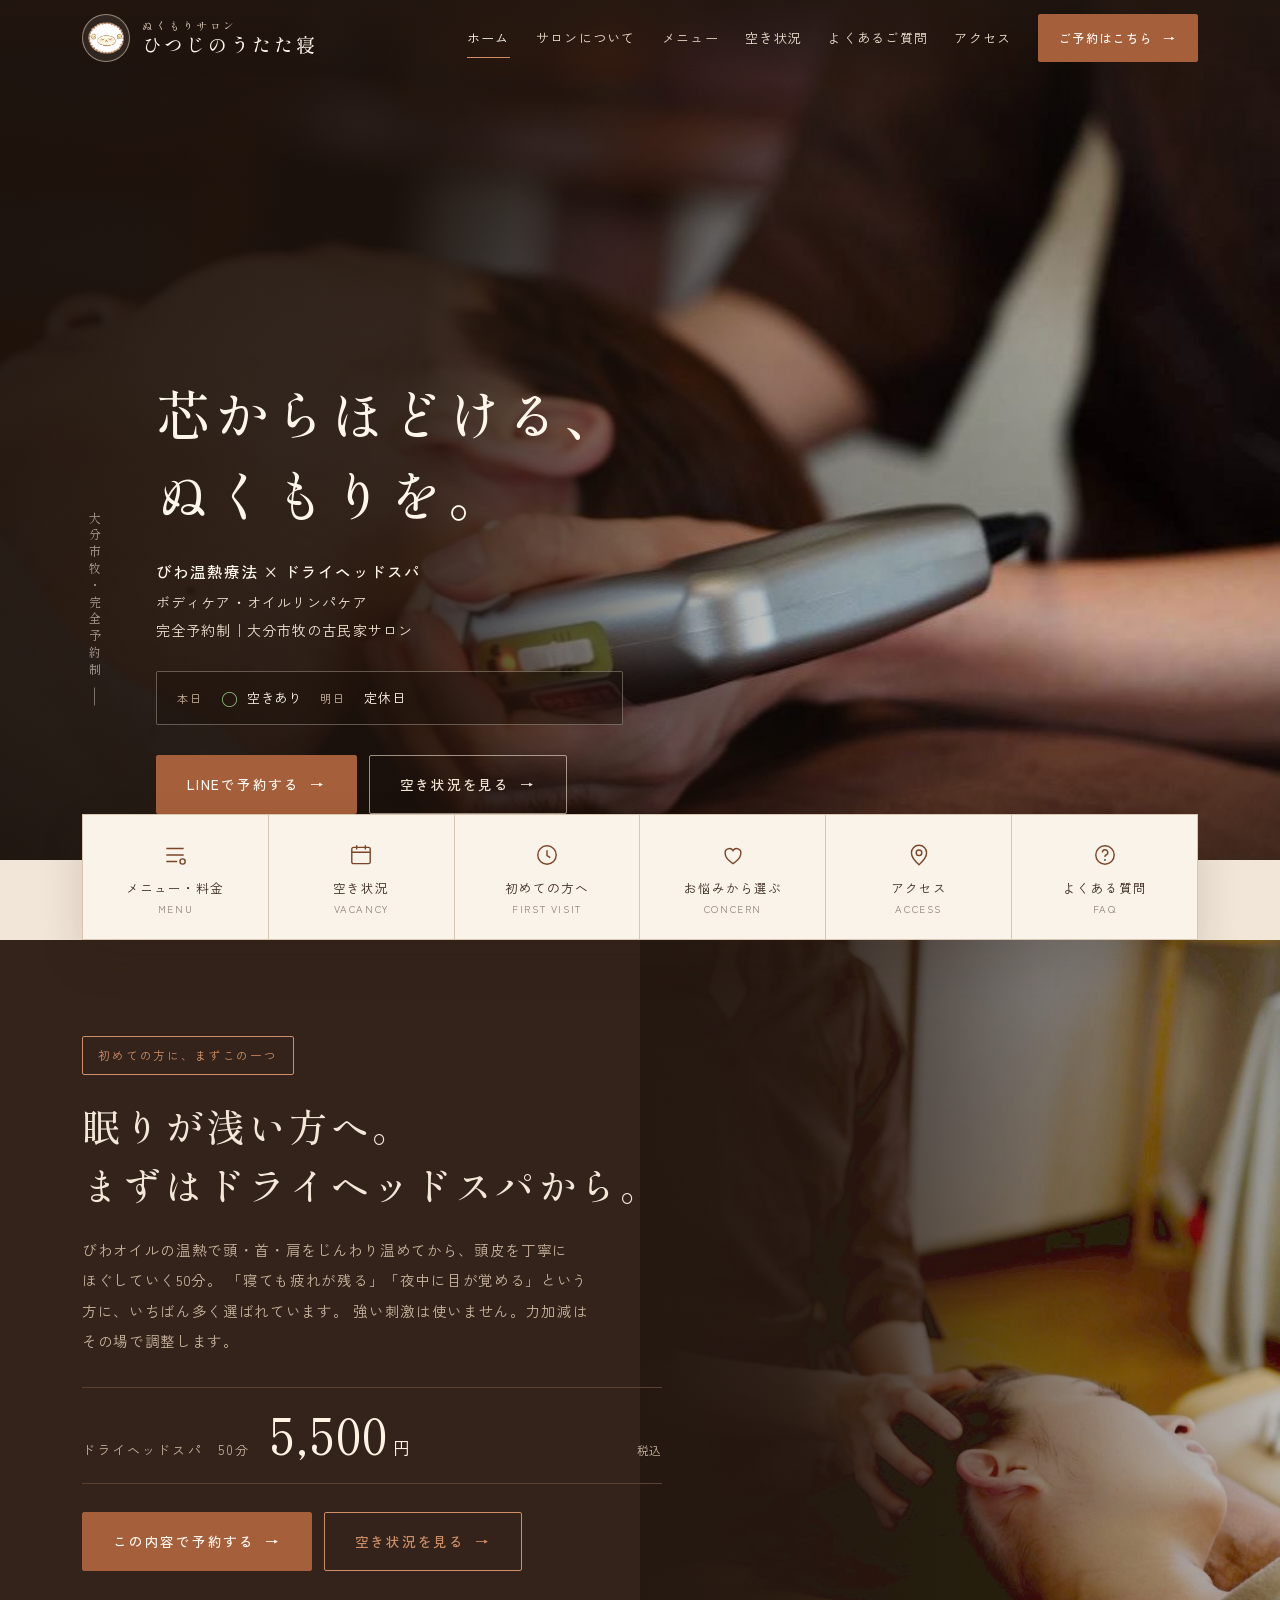
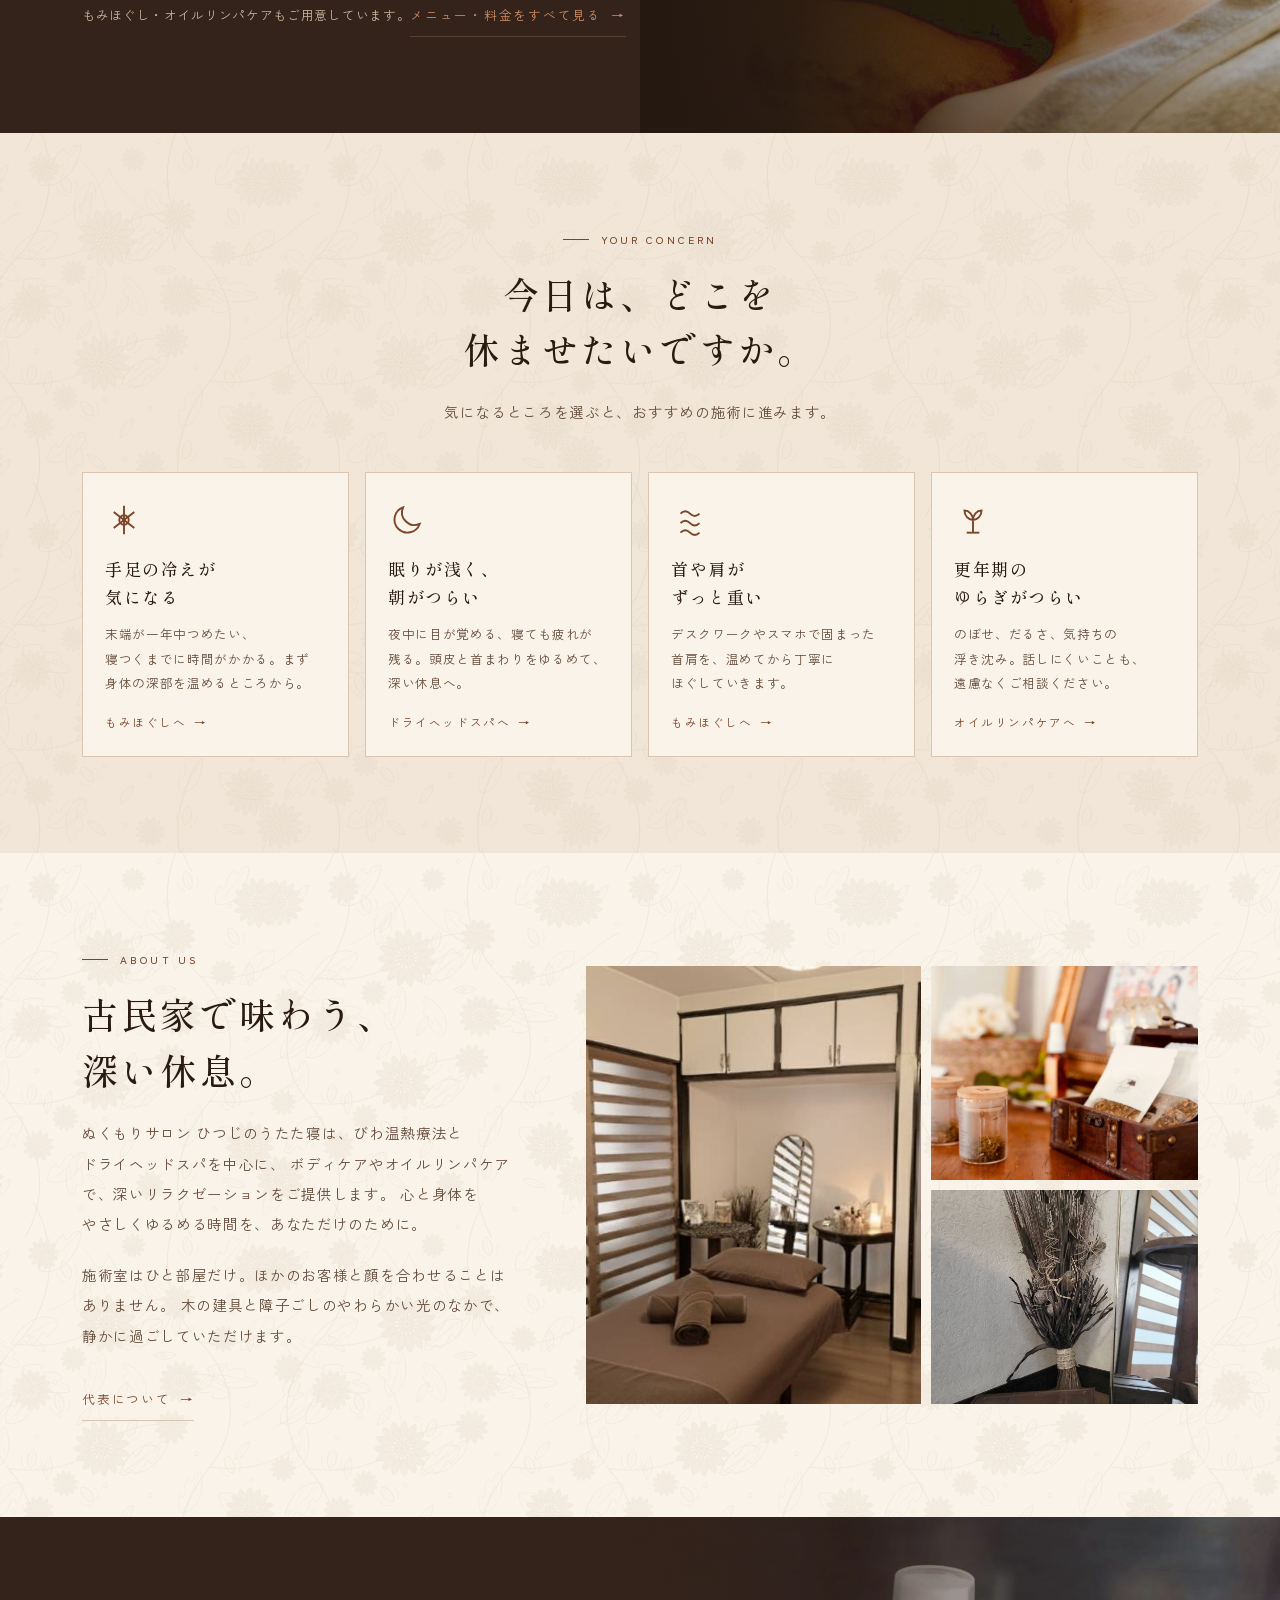
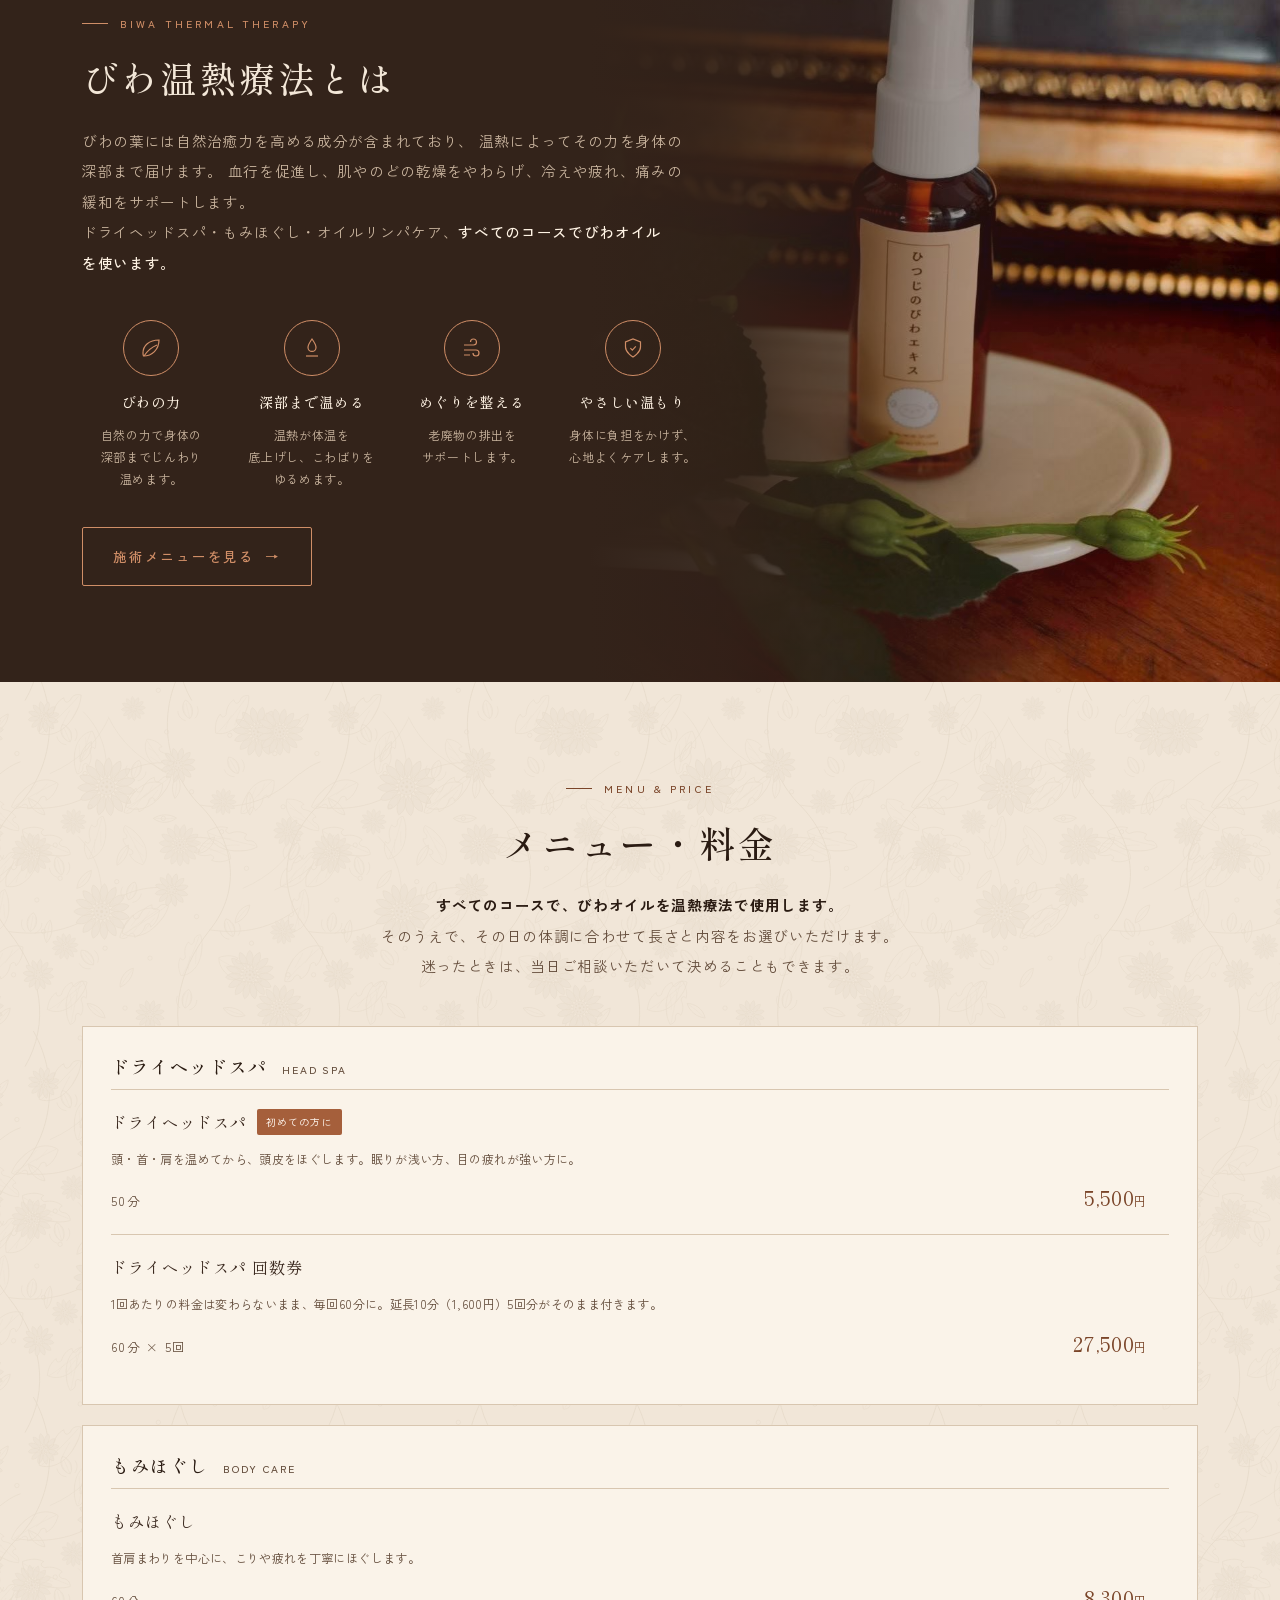
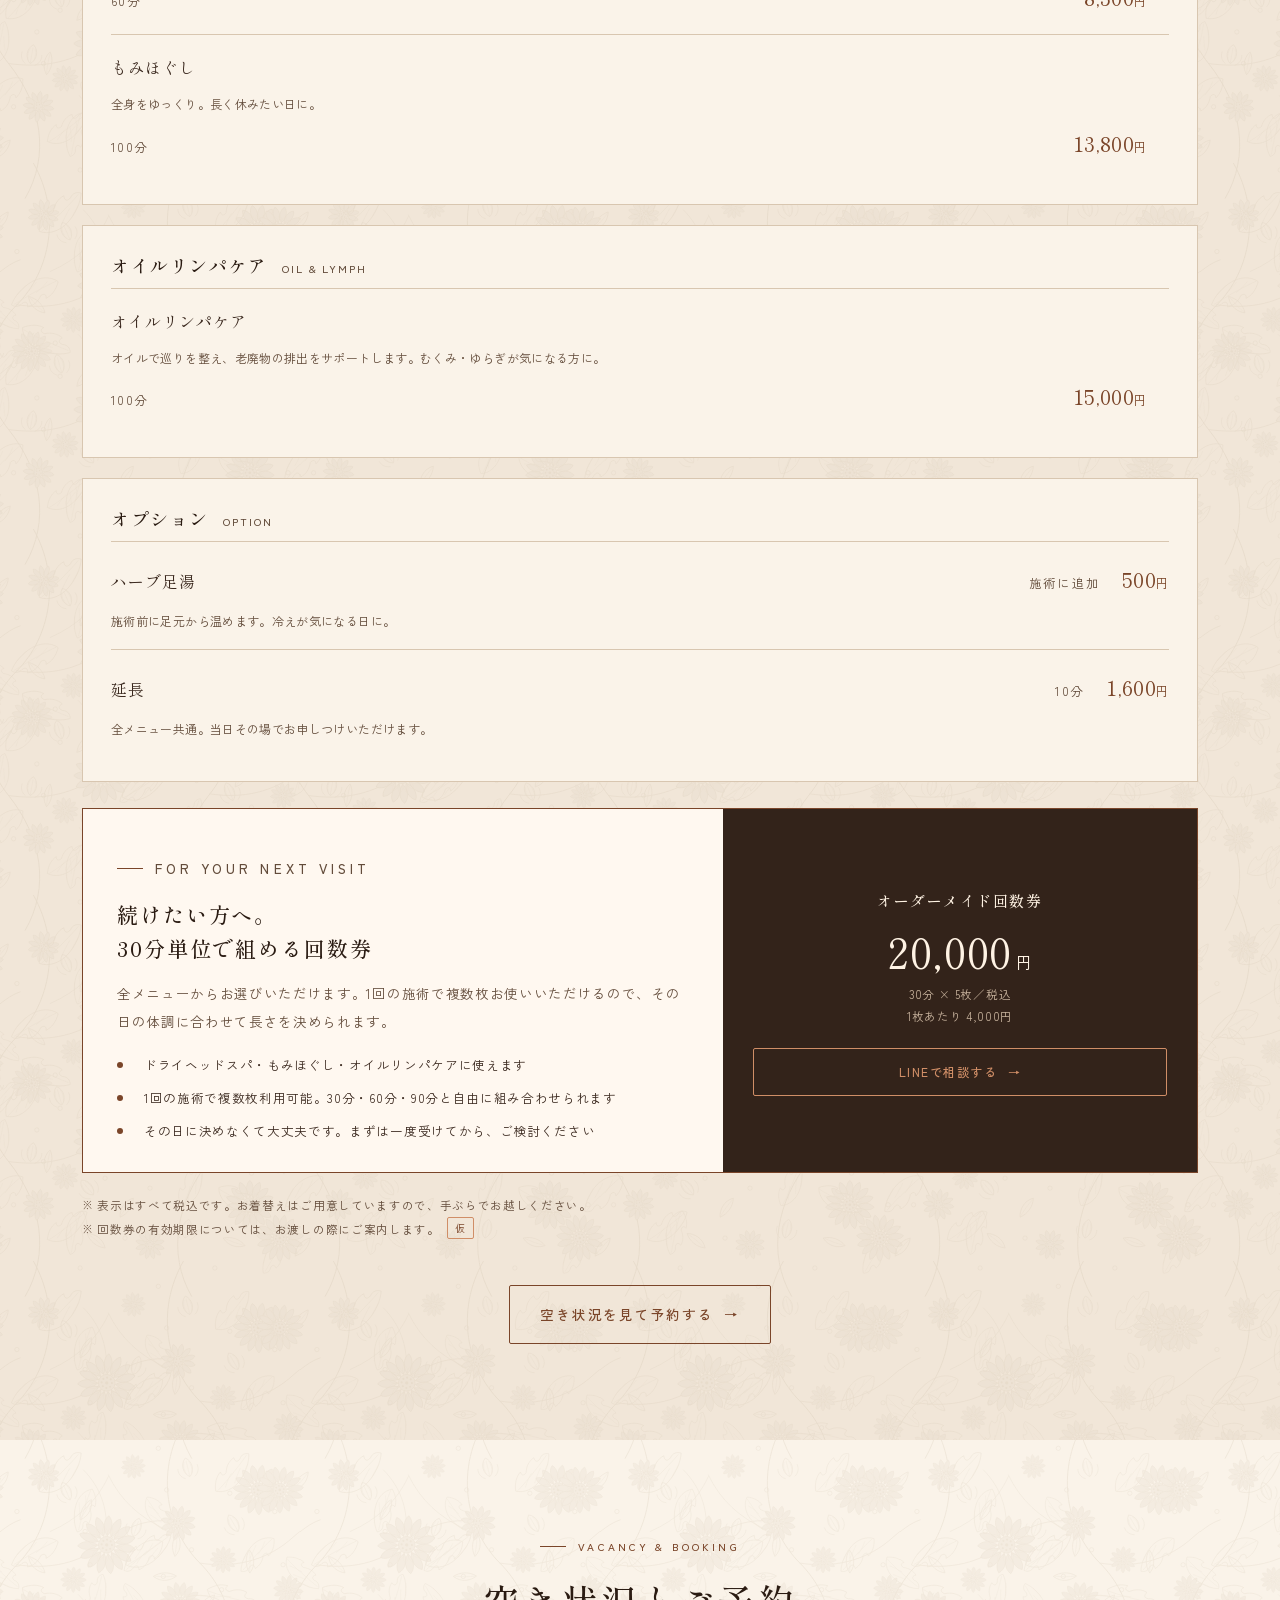
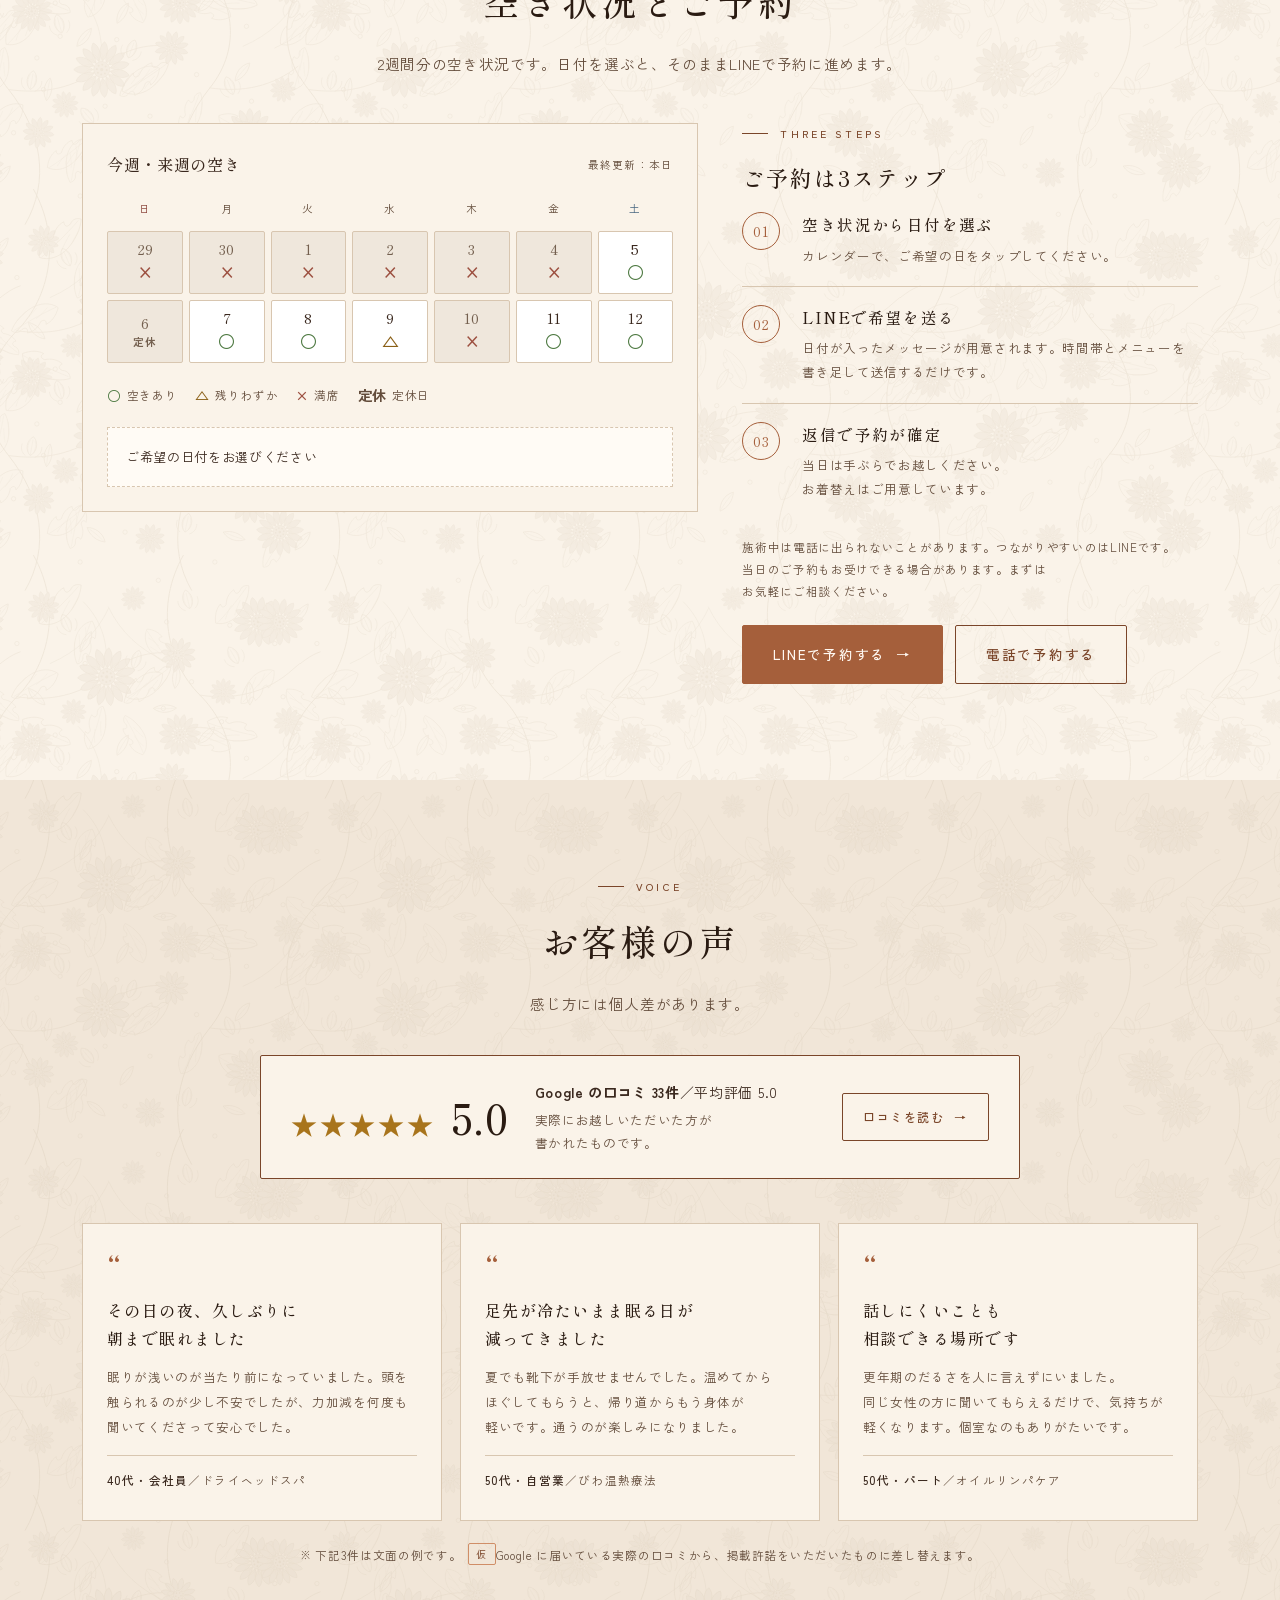
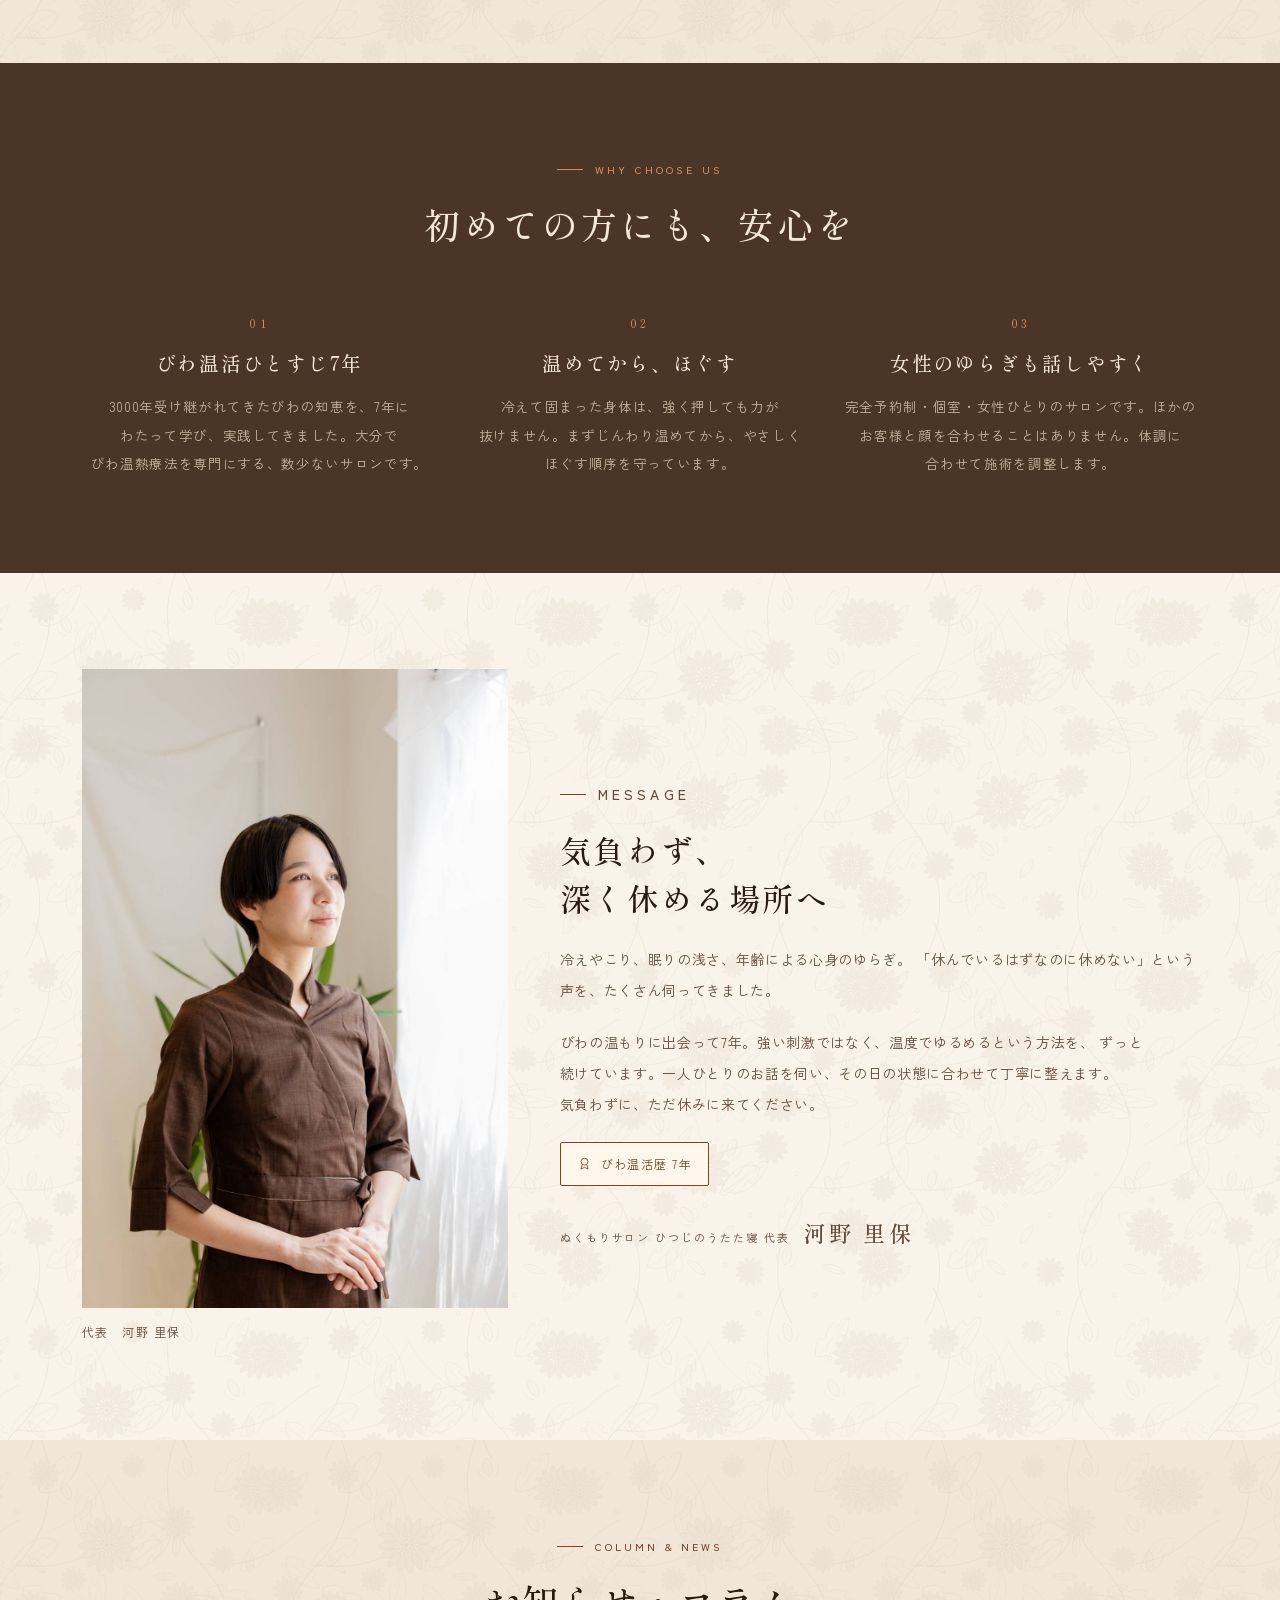
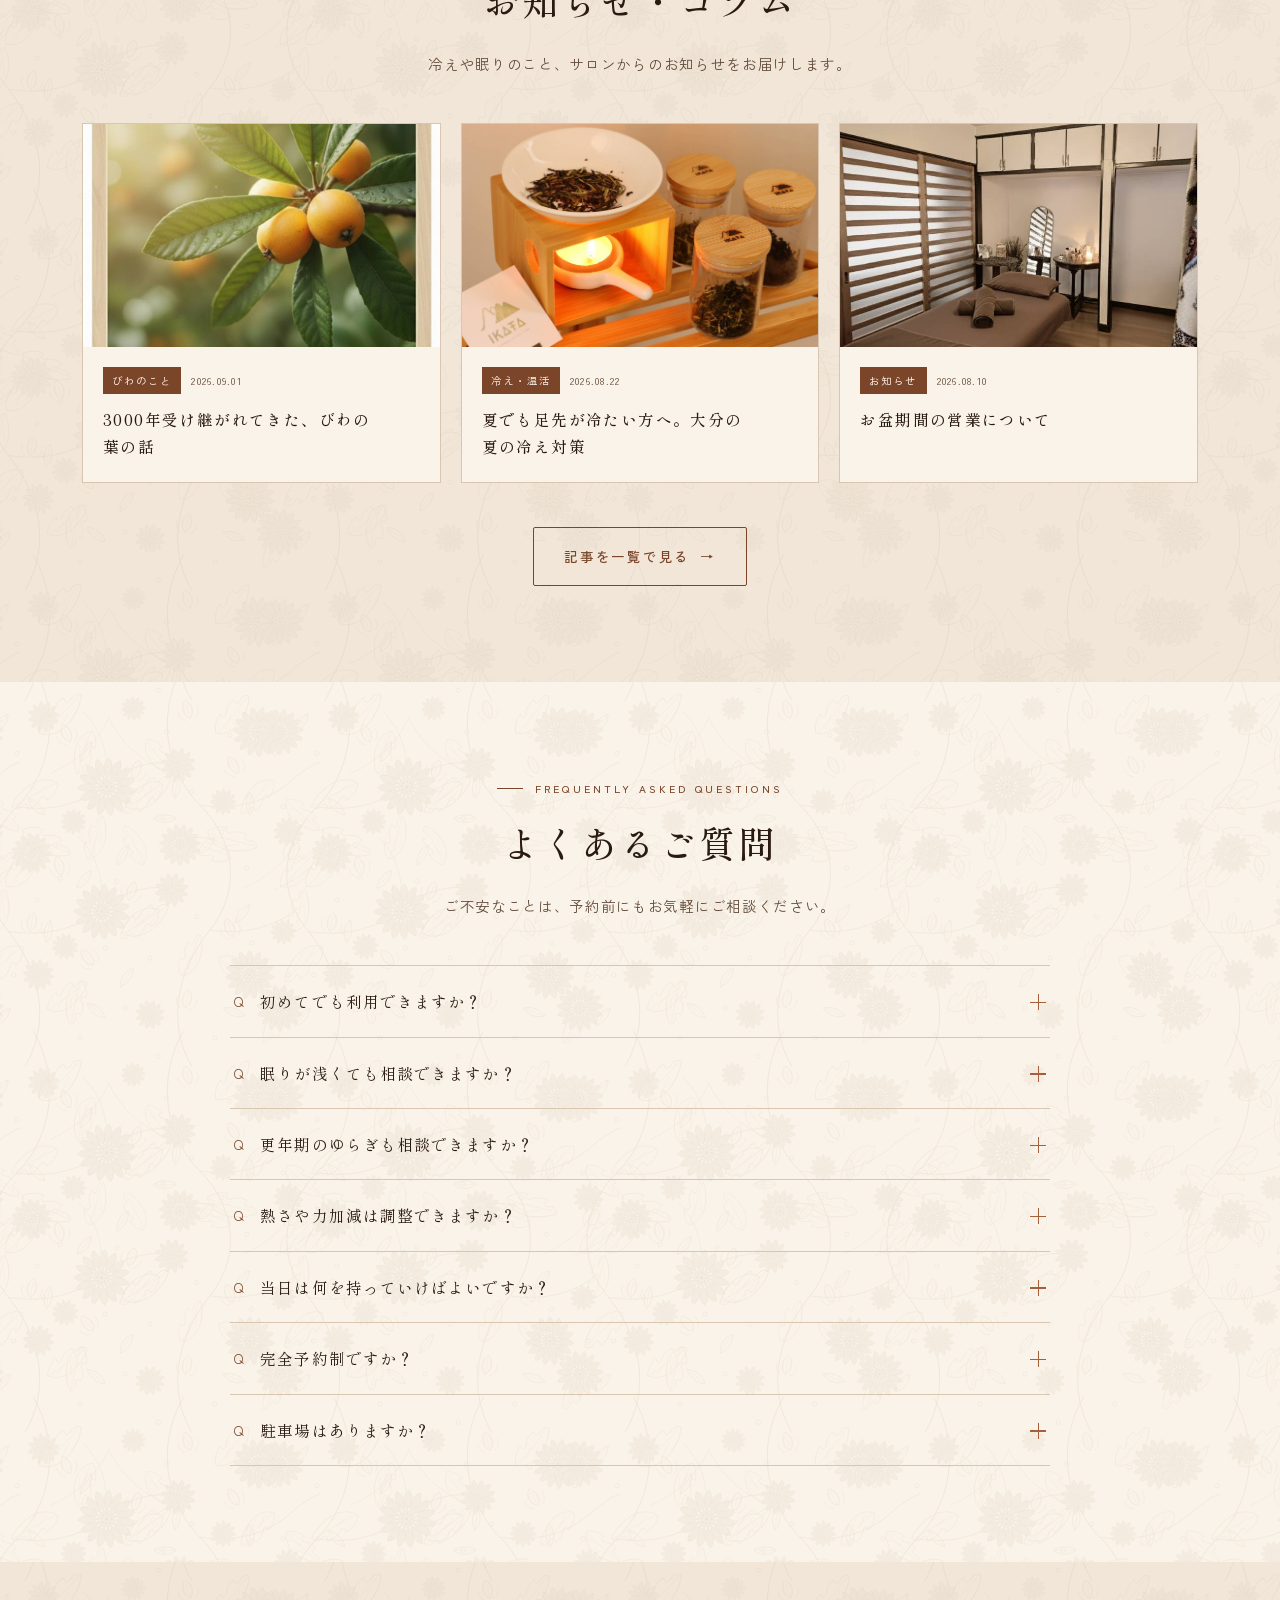
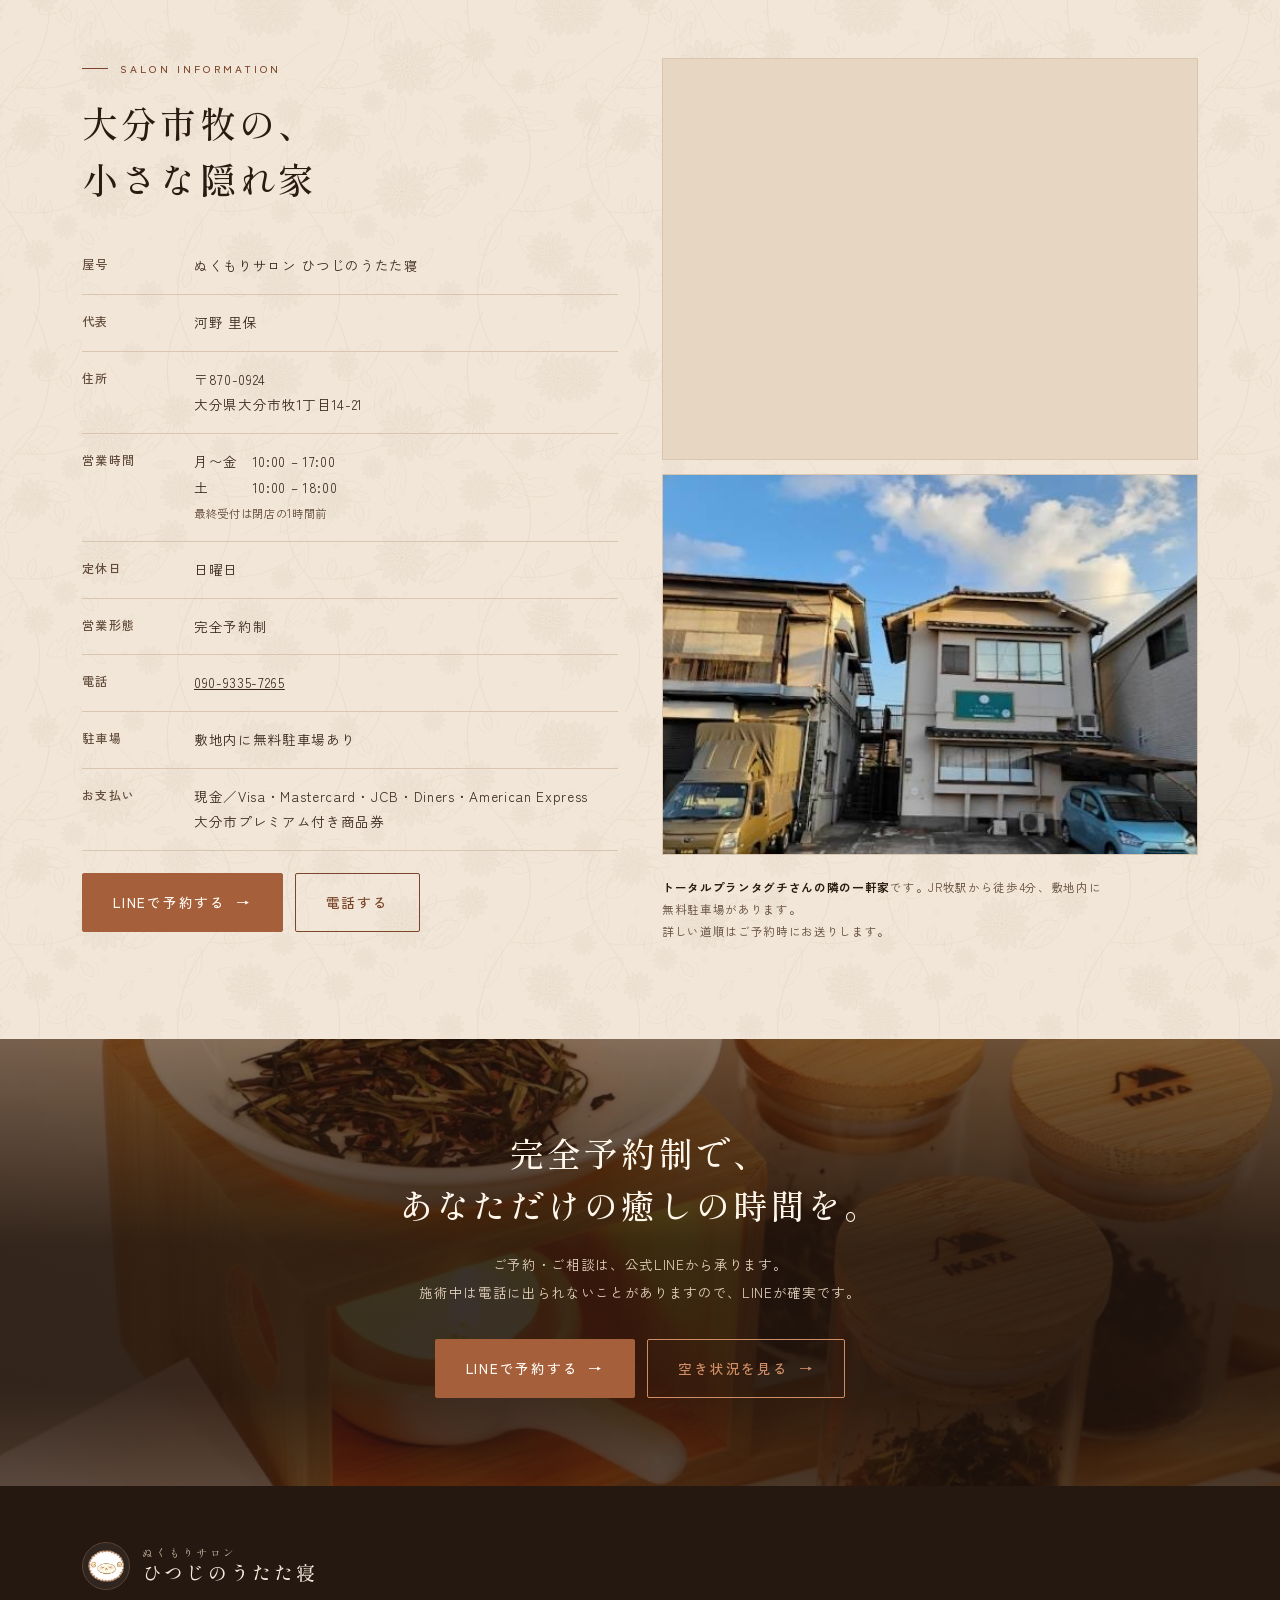
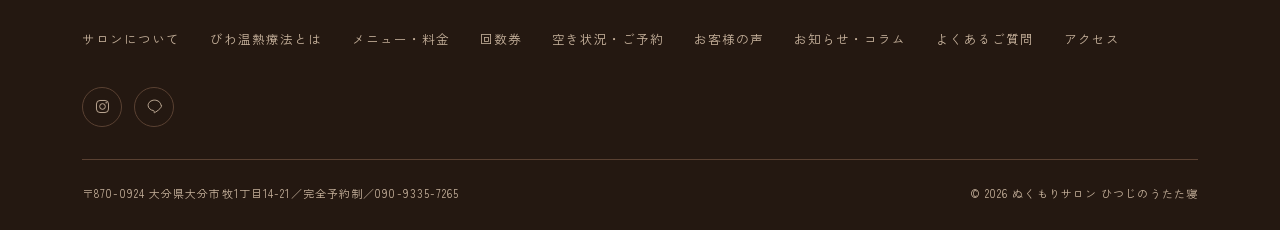
<file: index.html>
<!DOCTYPE html>
<html lang="ja">
<head>
<meta charset="UTF-8">
<meta name="viewport" content="width=device-width, initial-scale=1">
<meta name="robots" content="noindex, nofollow">
<title>ぬくもりサロン ひつじのうたた寝｜大分市牧の古民家サロン｜びわ温熱療法・ドライヘッドスパ</title>
<meta name="description" content="大分市牧の古民家サロン。びわ温熱療法とドライヘッドスパで、温めてからやさしくほぐす完全予約制のリラクゼーションサロンです。冷え・首肩のこり・眠りの浅さ・更年期のゆらぎに。">
<link rel="preconnect" href="https://fonts.googleapis.com">
<link rel="preconnect" href="https://fonts.gstatic.com" crossorigin>
<link href="https://fonts.googleapis.com/css2?family=Shippori+Mincho:wght@400;500;600&family=Zen+Kaku+Gothic+New:wght@400;500&display=swap" rel="stylesheet">
<script>document.documentElement.classList.add('js');</script>
<link rel="stylesheet" href="assets/css/style.css?v=35">
</head>
<body>
<a class="skip" href="#main">本文へ移動</a>

<!-- ===================== ヘッダー ===================== -->
<header class="hd">
  <div class="shell hd-in">
    <a class="brand" href="#top">
      <span class="brand-mark"><img src="assets/img/logo.png" alt=""></span>
      <span class="brand-tx"><small>ぬくもりサロン</small><strong>ひつじのうたた寝</strong></span>
    </a>
    <nav class="gnav">
      <a href="#top" aria-current="page">ホーム</a>
      <a href="#about">サロンについて</a>
      <a href="#menu">メニュー</a>
      <a href="#book">空き状況</a>
      <a href="#faq">よくあるご質問</a>
      <a href="#access">アクセス</a>
    </nav>
    <a class="btn btn-primary btn-sm" href="https://lin.ee/ex2fCM4" target="_blank" rel="noopener">ご予約はこちら<span class="ar">→</span></a>
    <button class="burger" type="button" aria-label="メニューを開く" aria-expanded="false" aria-controls="drawer"><i></i><i></i><i></i></button>
  </div>
</header>

<div class="drawer" id="drawer" hidden>
  <button class="d-close" type="button" data-close aria-label="閉じる">×</button>
  <nav>
    <a href="#about">サロンについて</a>
    <a href="#biwa">びわ温熱療法とは</a>
    <a href="#front">おすすめのメニュー</a>
    <a href="#menu">メニュー・料金</a>
    <a href="#ticket">回数券</a>
    <a href="#book">空き状況・ご予約</a>
    <a href="#voice">お客様の声</a>
    <a href="#message">代表について</a>
    <a href="#blog">お知らせ・コラム</a>
    <a href="#faq">よくあるご質問</a>
    <a href="#access">アクセス</a>
  </nav>
  <div class="d-acts">
    <a class="btn btn-primary" href="https://lin.ee/ex2fCM4" target="_blank" rel="noopener">LINEで予約する<span class="ar">→</span></a>
    <a class="btn btn-ghost" href="tel:09093357265">090-9335-7265 に電話する</a>
  </div>
</div>

<main id="main">
<!-- ===================== 01 ヒーロー ===================== -->
<section class="hero" id="top">
  <div class="hero-media">
    <picture>
      <!-- 縦長写真は portrait のときだけ。横長タブレットで上下が切れるのを防ぐ -->
      <source media="(max-width:900px) and (orientation:portrait)" srcset="assets/img/hero.jpg">
      <img src="assets/img/hero.jpg" alt="温熱機器で首をケアする施術の様子" fetchpriority="high">
    </picture>
  </div>
  <div class="hero-veil"></div>
  <div class="shell hero-in">
    <div class="hero-grid">
      <div class="hero-vert">大分市牧・完全予約制</div>
      <div class="hero-body">
        <h1 class="hero-h1">芯からほどける、<br>ぬくもりを。</h1>
        <p class="hero-sub">
          <b>びわ温熱療法 × ドライヘッドスパ</b>
          ボディケア・オイルリンパケア<br>
          完全予約制｜大分市牧の古民家サロン
        </p>
        <dl class="hero-open" id="heroOpen"></dl>
        <div class="hero-acts">
          <a class="btn btn-primary" href="https://lin.ee/ex2fCM4" target="_blank" rel="noopener">LINEで予約する<span class="ar">→</span></a>
          <a class="btn btn-ghost" href="#book" style="color:#F2E4D3;border-color:rgba(242,228,211,.6)">空き状況を見る<span class="ar">→</span></a>
        </div>
      </div>
    </div>
  </div>
</section>

<!-- ===================== 02 クイックナビ（レイヤーの入口） ===================== -->
<nav class="quick" aria-label="お探しの情報">
  <div class="shell">
    <div class="quick-grid">
      <a href="#menu">
        <svg viewBox="0 0 24 24" aria-hidden="true"><path d="M4 6h16M4 12h16M4 18h10"/><circle cx="19" cy="18" r="2.4"/></svg>
        <span>メニュー・料金<em>MENU</em></span>
      </a>
      <a href="#book">
        <svg viewBox="0 0 24 24" aria-hidden="true"><rect x="3.5" y="5" width="17" height="15" rx="1.5"/><path d="M3.5 9.5h17M8 3v4M16 3v4"/></svg>
        <span>空き状況<em>VACANCY</em></span>
      </a>
      <a href="#flow">
        <svg viewBox="0 0 24 24" aria-hidden="true"><circle cx="12" cy="12" r="8.5"/><path d="M12 7.5v5l3 2"/></svg>
        <span>初めての方へ<em>FIRST VISIT</em></span>
      </a>
      <a href="#concern">
        <svg viewBox="0 0 24 24" aria-hidden="true"><path d="M12 20s-7.2-4.4-7.2-9.4A3.9 3.9 0 0 1 12 8a3.9 3.9 0 0 1 7.2 2.6C19.2 15.6 12 20 12 20z"/></svg>
        <span>お悩みから選ぶ<em>CONCERN</em></span>
      </a>
      <a href="#access">
        <svg viewBox="0 0 24 24" aria-hidden="true"><path d="M12 21s7-6.1 7-11a7 7 0 1 0-14 0c0 4.9 7 11 7 11z"/><circle cx="12" cy="10" r="2.6"/></svg>
        <span>アクセス<em>ACCESS</em></span>
      </a>
      <a href="#faq">
        <svg viewBox="0 0 24 24" aria-hidden="true"><circle cx="12" cy="12" r="8.5"/><path d="M9.6 9.6a2.5 2.5 0 1 1 3.3 2.4c-.6.2-.9.8-.9 1.4v.4"/><circle cx="12" cy="16.6" r=".8" fill="currentColor" stroke="none"/></svg>
        <span>よくある質問<em>FAQ</em></span>
      </a>
    </div>
  </div>
</nav>

<!-- ===================== 03 看板メニュー（1層目：これを前面に） ===================== -->
<section class="sec dark front" id="front">
  <div class="front-media"><img src="assets/img/headspa.jpg" alt="ドライヘッドスパの施術" loading="lazy"></div>
  <div class="shell">
    <div class="front-body rise">
      <span class="front-tag">初めての方に、まずこの一つ</span>
      <h2>眠りが浅い方へ。<br>まずは<span class="nb">ドライヘッドスパ</span>から。</h2>
      <p class="lead">
        びわオイルの温熱で頭・首・肩をじんわり温めてから、頭皮を丁寧にほぐしていく50分。
        「寝ても疲れが残る」「夜中に目が覚める」という方に、いちばん多く選ばれています。
        強い刺激は使いません。力加減はその場で調整します。
      </p>
      <div class="front-price">
        <span class="t">ドライヘッドスパ　50分</span>
        <span class="y">5,500<small>円</small></span>
        <span class="tax">税込</span>
      </div>
      <div class="front-acts">
        <a class="btn btn-primary" href="https://lin.ee/ex2fCM4" target="_blank" rel="noopener">この内容で予約する<span class="ar">→</span></a>
        <a class="btn btn-ghost" href="#book">空き状況を見る<span class="ar">→</span></a>
      </div>
      <p class="front-more">
        <span class="nb">もみほぐし</span>・<span class="nb">オイルリンパケア</span>もご用意しています。<a class="tlink" href="#menu" style="color:var(--copper-lt);border-bottom-color:var(--line-dark)">メニュー・料金をすべて見る<span class="ar">→</span></a>
      </p>
    </div>
  </div>
</section>

<!-- ===================== 04 お悩みから選ぶ ===================== -->
<section class="sec damask" id="concern">
  <div class="shell">
    <div class="sec-head center rise">
      <p class="eyebrow" style="justify-content:center">Your concern</p>
      <h2 class="h2">今日は、どこを<br>休ませたいですか。</h2>
      <p class="lead">気になるところを選ぶと、おすすめの施術に進みます。</p>
    </div>
    <div class="concern-grid rise">
      <a class="concern" href="#menu">
        <svg class="concern-ic" viewBox="0 0 24 24" aria-hidden="true"><path d="M12 3v18M5.5 7l13 10M18.5 7l-13 10"/><circle cx="12" cy="12" r="3"/></svg>
        <h3>手足の冷えが<br>気になる</h3>
        <p>末端が一年中つめたい、寝つくまでに時間がかかる。まず身体の深部を温めるところから。</p>
        <span class="go">もみほぐしへ<span class="ar">→</span></span>
      </a>
      <a class="concern" href="#front">
        <svg class="concern-ic" viewBox="0 0 24 24" aria-hidden="true"><path d="M20 14.5A8 8 0 0 1 9.5 4a8.2 8.2 0 1 0 10.5 10.5z"/></svg>
        <h3>眠りが浅く、<br>朝がつらい</h3>
        <p>夜中に目が覚める、寝ても疲れが残る。頭皮と首まわりをゆるめて、深い休息へ。</p>
        <span class="go">ドライヘッドスパへ<span class="ar">→</span></span>
      </a>
      <a class="concern" href="#menu">
        <svg class="concern-ic" viewBox="0 0 24 24" aria-hidden="true"><path d="M6 8c2-2 4-2 6 0s4 2 6 0M6 14c2-2 4-2 6 0s4 2 6 0M6 20c2-2 4-2 6 0s4 2 6 0"/></svg>
        <h3>首や肩が<br>ずっと重い</h3>
        <p>デスクワークやスマホで固まった首肩を、温めてから丁寧にほぐしていきます。</p>
        <span class="go">もみほぐしへ<span class="ar">→</span></span>
      </a>
      <a class="concern" href="#menu">
        <svg class="concern-ic" viewBox="0 0 24 24" aria-hidden="true"><path d="M12 12c0-3.3 2.4-6 5.4-6 0 3.3-2.4 6-5.4 6zM12 12c0-3.3-2.4-6-5.4-6 0 3.3 2.4 6 5.4 6zM12 12v8"/><path d="M8 20h8"/></svg>
        <h3>更年期の<br>ゆらぎがつらい</h3>
        <p>のぼせ、だるさ、気持ちの浮き沈み。話しにくいことも、遠慮なくご相談ください。</p>
        <span class="go">オイルリンパケアへ<span class="ar">→</span></span>
      </a>
    </div>
  </div>
</section>

<!-- ===================== 04 サロンについて ===================== -->
<section class="sec damask-hi" id="about" style="background-color:var(--cream-hi)">
  <div class="shell about-grid">
    <div class="rise">
      <p class="eyebrow">About us</p>
      <h2 class="h2">古民家で味わう、<br>深い休息。</h2>
      <p class="lead">
        <span class="nb">ぬくもりサロン</span> <span class="nb">ひつじのうたた寝</span>は、<span class="nb">びわ温熱療法</span>と<span class="nb">ドライヘッドスパ</span>を中心に、
        ボディケアや<span class="nb">オイルリンパケア</span>で、深いリラクゼーションをご提供します。
        心と身体をやさしくゆるめる時間を、あなただけのために。
      </p>
      <p class="lead">
        施術室はひと部屋だけ。ほかのお客様と顔を合わせることはありません。
        木の建具と障子ごしのやわらかい光のなかで、静かに過ごしていただけます。
      </p>
      <p style="margin-top:26px"><a class="tlink" href="#message">代表について<span class="ar">→</span></a></p>
    </div>
    <div class="mosaic rise">
      <figure class="m1"><img src="assets/img/room.jpg" alt="古民家の施術室" loading="lazy"></figure>
      <figure><img src="assets/img/herbs.jpg" alt="サロンで使うびわのアイテム" loading="lazy"></figure>
      <figure><img src="assets/img/dryflower.jpg" alt="施術室のドライフラワー" loading="lazy"></figure>
    </div>
  </div>
</section>

<!-- ===================== 05 びわ温熱療法とは ===================== -->
<section class="sec dark biwa" id="biwa">
  <div class="biwa-media"><img src="assets/img/extract.jpg" alt="ひつじのびわエキス" loading="lazy"></div>
  <div class="shell">
    <div class="biwa-body rise">
      <p class="eyebrow">Biwa thermal therapy</p>
      <h2 class="h2">びわ温熱療法とは</h2>
      <p class="lead">
        びわの葉には自然治癒力を高める成分が含まれており、
        温熱によってその力を身体の深部まで届けます。
        血行を促進し、肌やのどの乾燥をやわらげ、冷えや疲れ、痛みの緩和をサポートします。<br><span class="nb">ドライヘッドスパ</span>・<span class="nb">もみほぐし</span>・<span class="nb">オイルリンパケア</span>、<b style="color:#FFF3E4;font-weight:500">すべてのコースで<span class="nb">びわオイル</span>を使います。</b>
      </p>
      <div class="biwa-pts">
        <div class="biwa-pt">
          <div class="ring"><svg viewBox="0 0 24 24" aria-hidden="true"><path d="M20 4C10 4 4 9.5 4 17c0 1.2.2 2.3.5 3C13 20 20 13.5 20 4z"/><path d="M5 20c4-6 8-9 13-11"/></svg></div>
          <b>びわの力</b><span>自然の力で身体の深部までじんわり温めます。</span>
        </div>
        <div class="biwa-pt">
          <div class="ring"><svg viewBox="0 0 24 24" aria-hidden="true"><path d="M12 3c2.5 3.5 4 6 4 8.4a4 4 0 1 1-8 0C8 9 9.5 6.5 12 3z"/><path d="M6 20h12"/></svg></div>
          <b>深部まで温める</b><span>温熱が体温を底上げし、こわばりをゆるめます。</span>
        </div>
        <div class="biwa-pt">
          <div class="ring"><svg viewBox="0 0 24 24" aria-hidden="true"><path d="M4 9h9.5a3 3 0 1 0-3-3M4 14h12a3 3 0 1 1-3 3M4 19h6"/></svg></div>
          <b>めぐりを整える</b><span>老廃物の排出をサポートします。</span>
        </div>
        <div class="biwa-pt">
          <div class="ring"><svg viewBox="0 0 24 24" aria-hidden="true"><path d="M12 21s7.5-4.2 7.5-10V6l-7.5-3L4.5 6v5c0 5.8 7.5 10 7.5 10z"/><path d="M9.4 12.2l1.9 1.9 3.5-3.7"/></svg></div>
          <b>やさしい温もり</b><span>身体に負担をかけず、心地よくケアします。</span>
        </div>
      </div>
      <div style="margin-top:36px"><a class="btn btn-ghost" href="#menu">施術メニューを見る<span class="ar">→</span></a></div>
    </div>
  </div>
</section>

<!-- ===================== 06 メニュー・料金（2層目） ===================== -->
<section class="sec damask" id="menu">
  <div class="shell">
    <div class="sec-head center rise">
      <p class="eyebrow" style="justify-content:center">Menu &amp; price</p>
      <h2 class="h2">メニュー・料金</h2>
      <p class="lead"><b style="color:var(--ink-strong)">すべてのコースで、<span class="nb">びわオイル</span>を<span class="nb">温熱療法</span>で使用します。</b><br>そのうえで、その日の体調に合わせて長さと内容をお選びいただけます。<br>迷ったときは、当日ご相談いただいて決めることもできます。</p>
    </div>

    <div class="price-wrap rise">
      <div class="price-grp">
        <h3>ドライヘッドスパ<em>HEAD SPA</em></h3>
        <div class="price-row">
          <p class="price-name">ドライヘッドスパ<span class="tag-new">初めての方に</span></p>
          <p class="price-desc">頭・首・肩を温めてから、頭皮をほぐします。眠りが浅い方、目の疲れが強い方に。</p>
          <p class="price-time">50分</p>
          <p class="price-yen">5,500<small>円</small></p>
        </div>
        <div class="price-row">
          <p class="price-name"><span class="nb">ドライヘッドスパ</span> <span class="nb">回数券</span></p>
          <p class="price-desc">1回あたりの料金は変わらないまま、毎回60分に。延長10分（1,600円）5回分がそのまま付きます。</p>
          <p class="price-time">60分 × 5回</p>
          <p class="price-yen">27,500<small>円</small></p>
        </div>
      </div>

      <div class="price-grp">
        <h3>もみほぐし<em>BODY CARE</em></h3>
        <div class="price-row">
          <p class="price-name">もみほぐし</p>
          <p class="price-desc">首肩まわりを中心に、こりや疲れを丁寧にほぐします。</p>
          <p class="price-time">60分</p>
          <p class="price-yen">8,300<small>円</small></p>
        </div>
        <div class="price-row">
          <p class="price-name">もみほぐし</p>
          <p class="price-desc">全身をゆっくり。長く休みたい日に。</p>
          <p class="price-time">100分</p>
          <p class="price-yen">13,800<small>円</small></p>
        </div>
      </div>

      <div class="price-grp">
        <h3>オイルリンパケア<em>OIL &amp; LYMPH</em></h3>
        <div class="price-row">
          <p class="price-name">オイルリンパケア</p>
          <p class="price-desc">オイルで巡りを整え、老廃物の排出をサポートします。むくみ・ゆらぎが気になる方に。</p>
          <p class="price-time">100分</p>
          <p class="price-yen">15,000<small>円</small></p>
        </div>
      </div>

      <div class="price-grp">
        <h3>オプション<em>OPTION</em></h3>
        <div class="price-row">
          <p class="price-name">ハーブ足湯</p>
          <p class="price-time">施術に追加</p>
          <p class="price-yen">500<small>円</small></p>
          <p class="price-desc">施術前に足元から温めます。冷えが気になる日に。</p>
        </div>
        <div class="price-row">
          <p class="price-name">延長</p>
          <p class="price-time">10分</p>
          <p class="price-yen">1,600<small>円</small></p>
          <p class="price-desc">全メニュー共通。当日その場でお申しつけいただけます。</p>
        </div>
      </div>
    </div>

    <!-- バックエンド：続けたい方への回数券 -->
    <div class="ticket rise" id="ticket">
      <div class="ticket-bd">
        <p class="eyebrow">For your next visit</p>
        <h3>続けたい方へ。<br>30分単位で組める<span class="nb">回数券</span></h3>
        <p>全メニューからお選びいただけます。1回の施術で複数枚お使いいただけるので、その日の体調に合わせて長さを決められます。</p>
        <ul class="ticket-list">
          <li><span><span class="nb">ドライヘッドスパ</span>・<span class="nb">もみほぐし</span>・<span class="nb">オイルリンパケア</span>に使えます</span></li>
          <li><span>1回の施術で複数枚利用可能。30分・60分・90分と自由に組み合わせられます</span></li>
          <li><span>その日に決めなくて大丈夫です。まずは一度受けてから、ご検討ください</span></li>
        </ul>
      </div>
      <div class="ticket-side">
        <b>オーダーメイド回数券</b>
        <p class="y">20,000<small>円</small></p>
        <p class="u">30分 × 5枚／税込<br>1枚あたり 4,000円</p>
        <a class="btn btn-ghost btn-sm" href="https://lin.ee/ex2fCM4" target="_blank" rel="noopener">LINEで相談する<span class="ar">→</span></a>
      </div>
    </div>

    <p class="note">
      ※ 表示はすべて税込です。お着替えはご用意していますので、手ぶらでお越しください。<br>
      ※ 回数券の有効期限については、お渡しの際にご案内します。<span class="prov">仮</span>
    </p>
    <div class="sec-foot"><a class="btn btn-ghost" href="#book">空き状況を見て予約する<span class="ar">→</span></a></div>
  </div>
</section>

<!-- ===================== 07 空き状況・ご予約 ===================== -->
<section class="sec damask-hi" id="book" style="background-color:var(--cream-hi)">
  <div class="shell">
    <div class="sec-head center rise">
      <p class="eyebrow" style="justify-content:center">Vacancy &amp; booking</p>
      <h2 class="h2">空き状況とご予約</h2>
      <p class="lead">2週間分の空き状況です。日付を選ぶと、そのままLINEで予約に進めます。</p>
    </div>
    <div class="book-grid">
      <div class="cal rise">
        <div class="cal-hd">
          <b>今週・来週の空き</b>
          <span class="cal-upd">最終更新：本日</span>
        </div>
        <div class="cal-week" id="calGrid"></div>
        <div class="cal-legend">
          <span><b class="mk-o">○</b> 空きあり</span>
          <span><b class="mk-t">△</b> 残りわずか</span>
          <span><b class="mk-x">×</b> 満席</span>
          <span><b>定休</b> 定休日</span>
        </div>
        <div class="cal-pick" id="calPick">
          <p id="calPickTx">ご希望の日付をお選びください</p>
          <a class="btn btn-primary btn-sm" id="calPickBtn" href="https://lin.ee/ex2fCM4" target="_blank" rel="noopener" hidden>この日で予約する<span class="ar">→</span></a>
        </div>
      </div>
      <div class="rise" id="flow">
        <p class="eyebrow">Three steps</p>
        <h3 style="font-size:22px">ご予約は3ステップ</h3>
        <div class="steps">
          <div class="step">
            <div class="no"></div>
            <div><h4>空き状況から日付を選ぶ</h4><p>カレンダーで、ご希望の日をタップしてください。</p></div>
          </div>
          <div class="step">
            <div class="no"></div>
            <div><h4>LINEで希望を送る</h4><p>日付が入ったメッセージが用意されます。時間帯とメニューを書き足して送信するだけです。</p></div>
          </div>
          <div class="step">
            <div class="no"></div>
            <div><h4>返信で予約が確定</h4><p>当日は手ぶらでお越しください。お着替えはご用意しています。</p></div>
          </div>
        </div>
        <p class="book-note">
          施術中は電話に出られないことがあります。つながりやすいのはLINEです。<br>
          当日のご予約もお受けできる場合があります。まずはお気軽にご相談ください。
        </p>
        <div class="hero-acts" style="margin-top:22px">
          <a class="btn btn-primary" href="https://lin.ee/ex2fCM4" target="_blank" rel="noopener">LINEで予約する<span class="ar">→</span></a>
          <a class="btn btn-ghost" href="tel:09093357265">電話で予約する</a>
        </div>
      </div>
    </div>
  </div>
</section>

<!-- ===================== 08 お客様の声 ===================== -->
<section class="sec damask" id="voice">
  <div class="shell">
    <div class="sec-head center rise">
      <p class="eyebrow" style="justify-content:center">Voice</p>
      <h2 class="h2">お客様の声</h2>
      <p class="lead">感じ方には個人差があります。</p>
    </div>
    <div class="rating rise">
      <div class="rating-score">
        <span class="stars" aria-hidden="true">★★★★★</span>
        <b>5.0</b>
      </div>
      <div class="rating-tx">
        <p><b>Google の口コミ 33件</b>／平均評価 5.0</p>
        <p class="s">実際にお越しいただいた方が書かれたものです。</p>
      </div>
      <a class="btn btn-ghost btn-sm" href="https://www.google.com/maps/search/?api=1&amp;query=%E3%81%AC%E3%81%8F%E3%82%82%E3%82%8A%E3%82%B5%E3%83%AD%E3%83%B3%E3%81%B2%E3%81%A4%E3%81%98%E3%81%AE%E3%81%86%E3%81%9F%E3%81%9F%E5%AF%9D+%E5%A4%A7%E5%88%86%E5%B8%82%E7%89%A7" target="_blank" rel="noopener">口コミを読む<span class="ar">→</span></a>
    </div>
    <div class="voice-grid rise">
      <div class="voice">
        <div class="q" aria-hidden="true">“</div>
        <h3>その日の夜、久しぶりに<br>朝まで眠れました</h3>
        <p>眠りが浅いのが当たり前になっていました。頭を触られるのが少し不安でしたが、力加減を何度も聞いてくださって安心でした。</p>
        <p class="who"><b>40代・会社員</b>／ドライヘッドスパ</p>
      </div>
      <div class="voice">
        <div class="q" aria-hidden="true">“</div>
        <h3>足先が冷たいまま眠る日が<br>減ってきました</h3>
        <p>夏でも靴下が手放せませんでした。温めてからほぐしてもらうと、帰り道からもう身体が軽いです。通うのが楽しみになりました。</p>
        <p class="who"><b>50代・自営業</b>／びわ温熱療法</p>
      </div>
      <div class="voice">
        <div class="q" aria-hidden="true">“</div>
        <h3>話しにくいことも<br>相談できる場所です</h3>
        <p>更年期のだるさを人に言えずにいました。同じ女性の方に聞いてもらえるだけで、気持ちが軽くなります。個室なのもありがたいです。</p>
        <p class="who"><b>50代・パート</b>／オイルリンパケア</p>
      </div>
    </div>
    <p class="note" style="text-align:center">※ 下記3件は文面の例です。<span class="prov">仮</span>Google に届いている実際の口コミから、掲載許諾をいただいたものに差し替えます。</p>
  </div>
</section>

<!-- ===================== 09 選ばれる理由 ===================== -->
<section class="sec dark" id="reasons" style="background:var(--brown-mid)">
  <div class="shell">
    <div class="sec-head center rise">
      <p class="eyebrow" style="justify-content:center">Why choose us</p>
      <h2 class="h2">初めての方にも、安心を</h2>
    </div>
    <div class="reason-grid rise">
      <div class="reason">
        <p class="no">01</p>
        <h3>びわ温活ひとすじ7年</h3>
        <p>3000年受け継がれてきたびわの知恵を、7年にわたって学び、実践してきました。大分でびわ温熱療法を専門にする、数少ないサロンです。</p>
      </div>
      <div class="reason">
        <p class="no">02</p>
        <h3>温めてから、ほぐす</h3>
        <p>冷えて固まった身体は、強く押しても力が抜けません。まずじんわり温めてから、やさしくほぐす順序を守っています。</p>
      </div>
      <div class="reason">
        <p class="no">03</p>
        <h3>女性のゆらぎも話しやすく</h3>
        <p>完全予約制・個室・女性ひとりのサロンです。ほかのお客様と顔を合わせることはありません。体調に合わせて施術を調整します。</p>
      </div>
    </div>
  </div>
</section>

<!-- ===================== 10 代表挨拶 ===================== -->
<section class="sec damask-hi" id="message" style="background-color:var(--cream-hi)">
  <div class="shell msg-grid">
    <figure class="msg-ph rise" style="margin:0">
      <img src="assets/img/owner.jpg" alt="代表 河野里保">
      <figcaption>代表　河野 里保</figcaption>
    </figure>
    <div class="msg-body rise">
      <p class="eyebrow">Message</p>
      <h2>気負わず、<br>深く休める場所へ</h2>
      <p>
        冷えやこり、眠りの浅さ、年齢による心身のゆらぎ。
        「休んでいるはずなのに休めない」という声を、たくさん伺ってきました。
      </p>
      <p>
        びわの温もりに出会って7年。強い刺激ではなく、温度でゆるめるという方法を、
        ずっと続けています。一人ひとりのお話を伺い、その日の状態に合わせて丁寧に整えます。
        気負わずに、ただ休みに来てください。
      </p>
      <span class="badge">
        <svg width="15" height="15" viewBox="0 0 24 24" fill="none" stroke="currentColor" stroke-width="1.4" aria-hidden="true"><circle cx="12" cy="9" r="5.5"/><path d="M8 14l-1.5 7 5.5-3 5.5 3L16 14"/></svg>
        びわ温活歴 7年
      </span>
      <p class="msg-sign"><small><span class="nb">ぬくもりサロン</span> <span class="nb">ひつじのうたた寝</span> 代表</small><b>河野 里保</b></p>
    </div>
  </div>
</section>

<!-- ===================== 11 お知らせ・コラム ===================== -->
<section class="sec damask" id="blog">
  <div class="shell">
    <div class="sec-head center rise">
      <p class="eyebrow" style="justify-content:center">Column &amp; news</p>
      <h2 class="h2">お知らせ・コラム</h2>
      <p class="lead">冷えや眠りのこと、サロンからのお知らせをお届けします。</p>
    </div>
    <div class="post-grid rise">
      <a class="post" href="#blog">
        <div class="post-ph"><img src="assets/img/biwa-fruit.jpg" alt="" loading="lazy"></div>
        <div class="post-bd">
          <p class="post-meta"><span class="post-cat">びわのこと</span><time>2026.09.01</time></p>
          <h3>3000年受け継がれてきた、びわの葉の話</h3>
        </div>
      </a>
      <a class="post" href="#blog">
        <div class="post-ph"><img src="assets/img/candle.jpg" alt="" loading="lazy"></div>
        <div class="post-bd">
          <p class="post-meta"><span class="post-cat">冷え・温活</span><time>2026.08.22</time></p>
          <h3>夏でも足先が冷たい方へ。大分の夏の冷え対策</h3>
        </div>
      </a>
      <a class="post" href="#blog">
        <div class="post-ph"><img src="assets/img/room.jpg" alt="" loading="lazy"></div>
        <div class="post-bd">
          <p class="post-meta"><span class="post-cat">お知らせ</span><time>2026.08.10</time></p>
          <h3>お盆期間の営業について</h3>
        </div>
      </a>
    </div>
    <div class="sec-foot"><a class="btn btn-ghost" href="#blog">記事を一覧で見る<span class="ar">→</span></a></div>
  </div>
</section>

<!-- ===================== 12 よくあるご質問 ===================== -->
<section class="sec damask-hi" id="faq" style="background-color:var(--cream-hi)">
  <div class="shell">
    <div class="sec-head center rise">
      <p class="eyebrow" style="justify-content:center">Frequently asked questions</p>
      <h2 class="h2">よくあるご質問</h2>
      <p class="lead">ご不安なことは、予約前にもお気軽にご相談ください。</p>
    </div>
    <div class="faq-list rise">
      <div class="faq-item">
        <button class="faq-q" type="button" aria-expanded="false"><span class="qm">Q</span>初めてでも利用できますか？<span class="pm"></span></button>
        <div class="faq-a"><div><p>もちろんです。ご来店の方の多くが初めてのサロン利用です。当日はまずお身体の状態を伺い、その日に合った内容をご提案します。分からないことは何でもお尋ねください。</p></div></div>
      </div>
      <div class="faq-item">
        <button class="faq-q" type="button" aria-expanded="false"><span class="qm">Q</span>眠りが浅くても相談できますか？<span class="pm"></span></button>
        <div class="faq-a"><div><p>はい。夜中に目が覚める、朝すっきり起きられないというご相談は多くいただきます。頭・首・肩を温めてからほぐすドライヘッドスパを中心にご案内しています。</p></div></div>
      </div>
      <div class="faq-item">
        <button class="faq-q" type="button" aria-expanded="false"><span class="qm">Q</span>更年期のゆらぎも相談できますか？<span class="pm"></span></button>
        <div class="faq-a"><div><p>ご相談ください。完全予約制の個室で、女性ひとりで運営しています。ほかのお客様と顔を合わせることはありませんので、話しにくいこともお話しいただけます。</p></div></div>
      </div>
      <div class="faq-item">
        <button class="faq-q" type="button" aria-expanded="false"><span class="qm">Q</span>熱さや力加減は調整できますか？<span class="pm"></span></button>
        <div class="faq-a"><div><p>できます。施術中も「熱くないですか」「強さはいかがですか」と都度お声かけしますので、遠慮なくお伝えください。強い刺激が苦手な方にも配慮しています。</p></div></div>
      </div>
      <div class="faq-item">
        <button class="faq-q" type="button" aria-expanded="false"><span class="qm">Q</span>当日は何を持っていけばよいですか？<span class="pm"></span></button>
        <div class="faq-a"><div><p>手ぶらでお越しいただけます。お着替えはご用意しています。<span class="prov">仮</span></p></div></div>
      </div>
      <div class="faq-item">
        <button class="faq-q" type="button" aria-expanded="false"><span class="qm">Q</span>完全予約制ですか？<span class="pm"></span></button>
        <div class="faq-a"><div><p>はい、完全予約制です。空き状況は当ページのカレンダーで随時更新しています。当日のご予約もお受けできる場合がありますので、まずはLINEでお問い合わせください。</p></div></div>
      </div>
      <div class="faq-item">
        <button class="faq-q" type="button" aria-expanded="false"><span class="qm">Q</span>駐車場はありますか？<span class="pm"></span></button>
        <div class="faq-a"><div><p>敷地内に無料の駐車場がございます。お車でお越しください。JR牧駅からは徒歩4分です。</p></div></div>
      </div>
    </div>
  </div>
</section>

<!-- ===================== 13 店舗情報・アクセス ===================== -->
<section class="sec damask" id="access">
  <div class="shell access-grid">
    <div class="rise">
      <p class="eyebrow">Salon information</p>
      <h2 class="h2">大分市牧の、<br>小さな隠れ家</h2>
      <table class="info-tbl">
        <tbody>
          <tr><th>屋号</th><td>ぬくもりサロン ひつじのうたた寝</td></tr>
          <tr><th>代表</th><td>河野 里保</td></tr>
          <tr><th>住所</th><td>〒870-0924<br>大分県大分市牧1丁目14-21</td></tr>
          <tr><th>営業時間</th><td>月〜金　10:00 – 17:00<br>土　　　10:00 – 18:00<br><small style="color:var(--ink-mute)">最終受付は閉店の1時間前</small></td></tr>
          <tr><th>定休日</th><td>日曜日</td></tr>
          <tr><th>営業形態</th><td>完全予約制</td></tr>
          <tr><th>電話</th><td><a href="tel:09093357265">090-9335-7265</a></td></tr>
          <tr><th>駐車場</th><td>敷地内に無料駐車場あり</td></tr>
          <tr><th>お支払い</th><td>現金／Visa・Mastercard・JCB・Diners・American Express<br>大分市プレミアム付き商品券</td></tr>
        </tbody>
      </table>
      <div class="access-acts">
        <a class="btn btn-primary" href="https://lin.ee/ex2fCM4" target="_blank" rel="noopener">LINEで予約する<span class="ar">→</span></a>
        <a class="btn btn-ghost" href="tel:09093357265">電話する</a>
      </div>
    </div>
    <div class="rise">
      <div class="map">
        <iframe src="https://www.google.com/maps?q=%E5%A4%A7%E5%88%86%E7%9C%8C%E5%A4%A7%E5%88%86%E5%B8%82%E7%89%A71%E4%B8%81%E7%9B%AE14-21&output=embed" loading="lazy" title="ぬくもりサロン ひつじのうたた寝の地図" referrerpolicy="no-referrer-when-downgrade"></iframe>
      </div>
      <figure style="margin:14px 0 0"><img src="assets/img/exterior.jpg" alt="サロンの外観。トータルプランタグチさんの隣の一軒家です" loading="lazy" style="width:100%;border:1px solid var(--line)"></figure>
      <p class="note"><b style="color:var(--ink-strong)">トータルプランタグチさんの隣の一軒家</b>です。<span class="nb">JR牧駅</span>から徒歩4分、敷地内に無料駐車場があります。<br>詳しい道順はご予約時にお送りします。</p>
    </div>
  </div>
</section>

<!-- ===================== 14 締めの CTA ===================== -->
<section class="cta dark">
  <div class="cta-media"><img src="assets/img/candle.jpg" alt="" loading="lazy"></div>
  <div class="shell rise">
    <h2>完全予約制で、<br>あなただけの癒しの時間を。</h2>
    <p>ご予約・ご相談は、公式LINEから承ります。<br>施術中は電話に出られないことがありますので、LINEが確実です。</p>
    <div class="cta-acts">
      <a class="btn btn-primary" href="https://lin.ee/ex2fCM4" target="_blank" rel="noopener">LINEで予約する<span class="ar">→</span></a>
      <a class="btn btn-ghost" href="#book">空き状況を見る<span class="ar">→</span></a>
    </div>
  </div>
</section>
</main>

<!-- ===================== フッター ===================== -->
<footer class="ft">
  <div class="shell">
    <div class="ft-top">
      <a class="brand" href="#top">
        <span class="brand-mark"><img src="assets/img/logo.png" alt=""></span>
        <span class="brand-tx"><small>ぬくもりサロン</small><strong>ひつじのうたた寝</strong></span>
      </a>
      <nav class="ft-nav">
        <a href="#about">サロンについて</a>
        <a href="#biwa">びわ温熱療法とは</a>
        <a href="#menu">メニュー・料金</a>
        <a href="#ticket">回数券</a>
        <a href="#book">空き状況・ご予約</a>
        <a href="#voice">お客様の声</a>
        <a href="#blog">お知らせ・コラム</a>
        <a href="#faq">よくあるご質問</a>
        <a href="#access">アクセス</a>
      </nav>
      <div class="ft-sns">
        <a href="https://www.instagram.com/nukumorisaron_hitsujinoutatane" target="_blank" rel="noopener" aria-label="Instagram">
          <svg viewBox="0 0 24 24" aria-hidden="true"><rect x="3.5" y="3.5" width="17" height="17" rx="5"/><circle cx="12" cy="12" r="4"/><circle cx="17.2" cy="6.8" r="1" fill="currentColor" stroke="none"/></svg>
        </a>
        <a href="https://lin.ee/ex2fCM4" target="_blank" rel="noopener" aria-label="LINE">
          <svg viewBox="0 0 24 24" aria-hidden="true"><path d="M21 10.4C21 6.3 16.9 3 12 3S3 6.3 3 10.4c0 3.7 3.3 6.8 7.7 7.4.3.1.7.2.8.5.1.3.1.7 0 1l-.1.8c0 .2-.2.9.8.5s5.4-3.2 7.4-5.5c1.4-1.5 2.4-3 2.4-4.7z"/></svg>
        </a>
      </div>
    </div>
    <div class="ft-bt">
      <p>〒870-0924 大分県大分市牧1丁目14-21／完全予約制／090-9335-7265</p>
      <p>© 2026 ぬくもりサロン ひつじのうたた寝</p>
    </div>
  </div>
</footer>

<!-- ===================== スマホ固定バー ===================== -->
<nav class="bar" aria-label="予約導線">
  <a class="b-sub" href="#book" id="barToday">
    <svg viewBox="0 0 24 24" aria-hidden="true"><rect x="3.5" y="5" width="17" height="15" rx="1.5"/><path d="M3.5 9.5h17M8 3v4M16 3v4"/></svg><span class="b-lab">空き状況</span>
  </a>
  <a class="b-main" href="https://lin.ee/ex2fCM4" target="_blank" rel="noopener">LINEで予約する</a>
  <a class="b-sub" href="tel:09093357265">
    <svg viewBox="0 0 24 24" aria-hidden="true"><path d="M6.5 3.5h3l1.5 4-2 1.5a12 12 0 0 0 6 6L16.5 13l4 1.5v3a2 2 0 0 1-2.2 2A16.5 16.5 0 0 1 4.5 5.7a2 2 0 0 1 2-2.2z"/></svg>電話
  </a>
</nav>

<script>
/* 本番では管理画面（カスタムフィールド）から出力する。プロトタイプ用の仮データ。 */
window.HITSUJI_CAL = (function(){
  var o={}, d=new Date(); d.setHours(0,0,0,0);
  var pat=['o','t','o','x','o','o','off','t','o','o','t','x','o','off','o','o','t','o','o','off','o'];
  var s=new Date(d); s.setDate(s.getDate()-s.getDay());
  for(var i=0;i<21;i++){
    var x=new Date(s); x.setDate(s.getDate()+i);
    var k=x.getFullYear()+'-'+String(x.getMonth()+1).padStart(2,'0')+'-'+String(x.getDate()).padStart(2,'0');
    o[k]= x.getDay()===0 ? 'off' : pat[i%pat.length]==='off' ? 'o' : pat[i%pat.length];
  }
  return o;
})();
</script>
<script src="assets/js/app.js?v=34" defer></script>
</body>
</html>
</file>
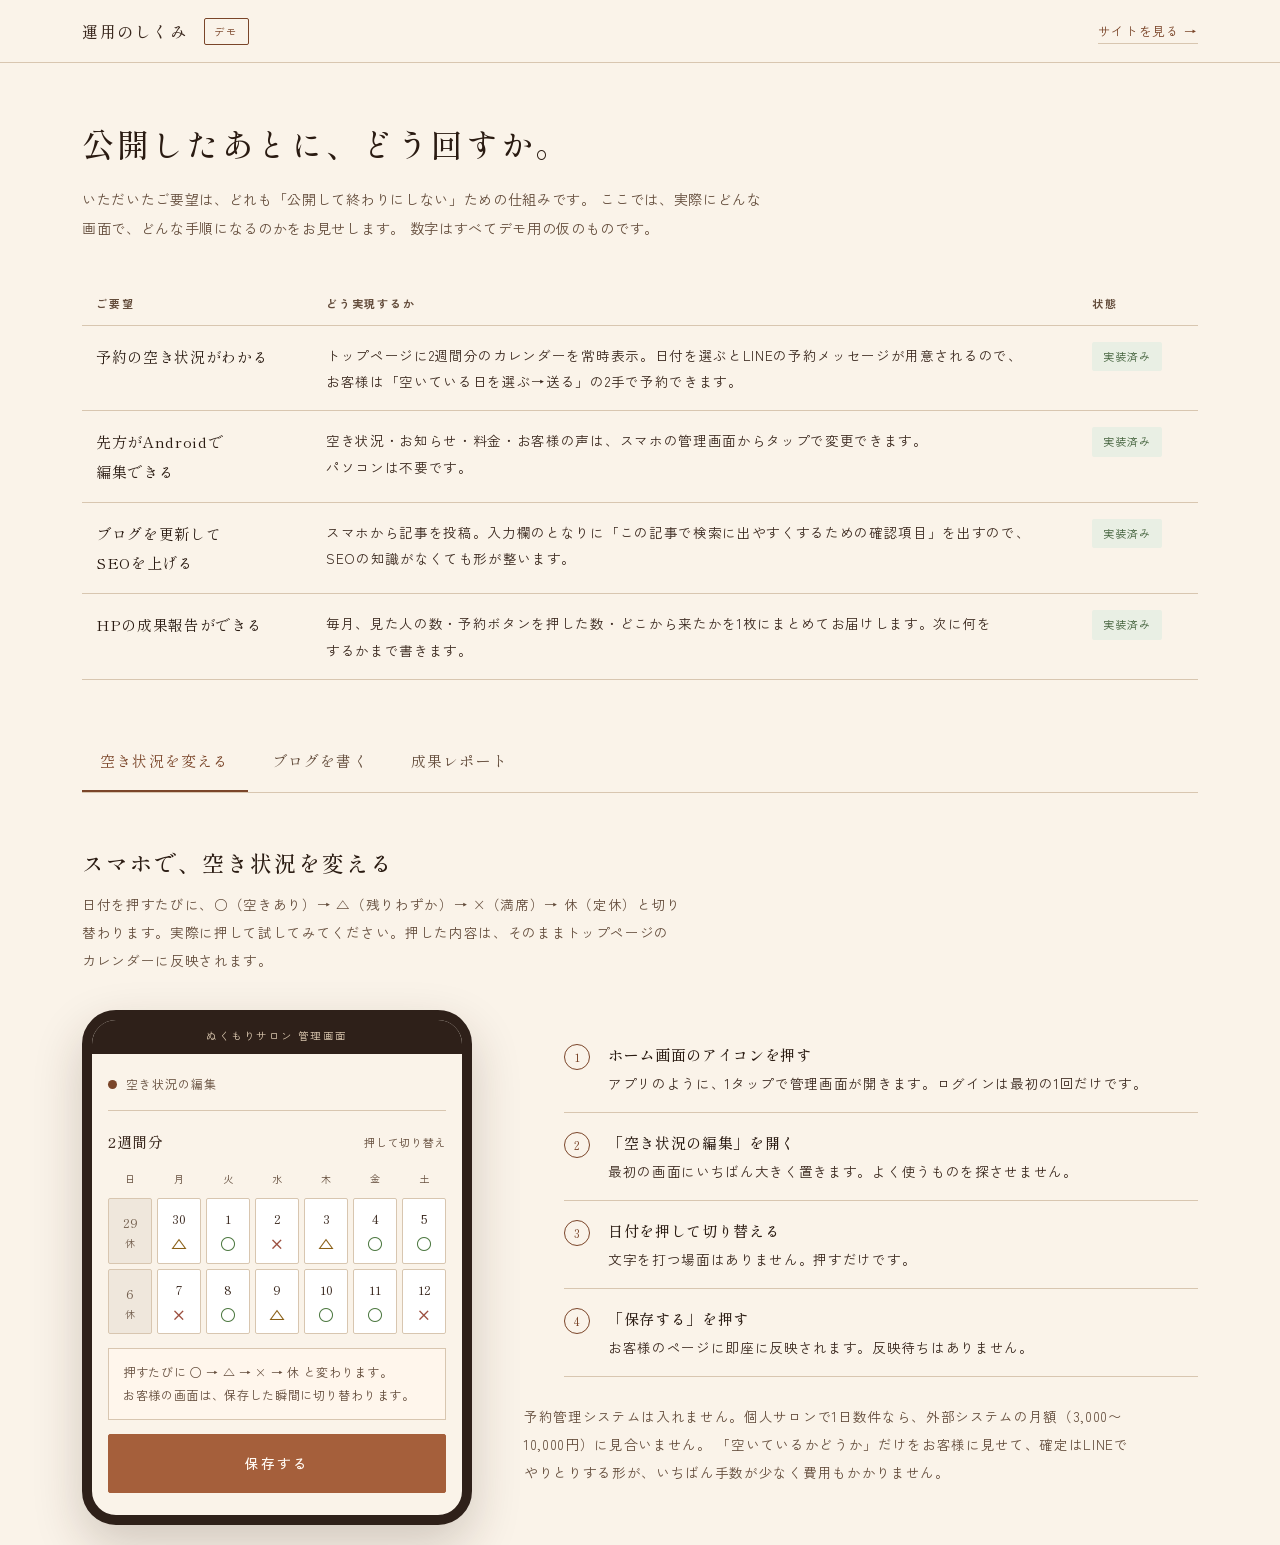
<file: admin.html>
<!DOCTYPE html>
<html lang="ja">
<head>
<meta charset="UTF-8">
<meta name="viewport" content="width=device-width, initial-scale=1">
<meta name="robots" content="noindex, nofollow">
<title>運用のしくみ｜ぬくもりサロン ひつじのうたた寝（デモ）</title>
<link rel="preconnect" href="https://fonts.googleapis.com">
<link rel="preconnect" href="https://fonts.gstatic.com" crossorigin>
<link href="https://fonts.googleapis.com/css2?family=Shippori+Mincho:wght@400;500;600&family=Zen+Kaku+Gothic+New:wght@400;500&display=swap" rel="stylesheet">
<link rel="stylesheet" href="assets/css/style.css?v=35">
<style>
/* ==========================================================
   運用デモ（管理画面・成果レポート）
   サイト本体のトークンをそのまま使う。数値はすべてデモ用の仮値。
   ========================================================== */
body{background:var(--cream-hi);}
.a-hd{position:sticky; top:0; z-index:30; background:rgba(250,243,233,.97); border-bottom:1px solid var(--line);}
.a-hd .shell{display:flex; align-items:center; gap:16px; min-height:62px;}
.a-hd b{font-family:var(--serif); font-size:16px; font-weight:500; letter-spacing:.1em;}
.a-hd .tag{font-size:10.5px; letter-spacing:.16em; border:1px solid var(--copper-deep); color:var(--copper-deep); padding:2px 9px; border-radius:2px;}
.a-hd a{margin-left:auto; font-size:12.5px; color:var(--copper-deep); text-decoration:none; border-bottom:1px solid var(--line);}

.a-hero{padding:56px 0 8px;}
.a-hero h1{font-size:clamp(24px,3.2vw,32px);}
.a-hero p{margin-top:16px; color:var(--ink-mute); font-size:14px; line-height:2.1; max-width:720px;}

/* ご要望への回答 */
.req{width:100%; border-collapse:collapse; margin-top:34px;}
.req th,.req td{text-align:left; padding:16px 14px; border-bottom:1px solid var(--line); font-size:13.5px; line-height:1.95; vertical-align:top;}
.req thead th{font-size:11px; letter-spacing:.16em; color:var(--ink-mute); border-bottom:1px solid var(--line); padding-bottom:10px;}
.req td:first-child{font-family:var(--serif); font-size:15px; width:230px; color:var(--ink-strong);}
.req td:last-child{width:120px; white-space:nowrap;}
.pill{display:inline-block; font-size:11px; letter-spacing:.1em; padding:4px 11px; border-radius:2px; background:#E9EFE4; color:#41603A;}

/* タブ */
.tabs{display:flex; gap:6px; margin:52px 0 0; border-bottom:1px solid var(--line); flex-wrap:wrap;}
.tabs button{
  background:none; border:0; border-bottom:2px solid transparent; cursor:pointer;
  font-family:var(--serif); font-size:15px; letter-spacing:.08em; color:var(--ink-mute);
  padding:14px 18px; min-height:48px;
}
.tabs button[aria-selected="true"]{color:var(--copper-deep); border-bottom-color:var(--copper-deep);}
.panel{padding:44px 0 20px;}
.panel[hidden]{display:none;}
.panel h2{font-size:22px;}
.panel .sub{margin-top:12px; color:var(--ink-mute); font-size:13.5px; line-height:2.05; max-width:640px;}

.split{display:grid; grid-template-columns:390px 1fr; gap:52px; align-items:start; margin-top:36px;}

/* スマホ枠 */
.phone{
  border:10px solid #2E2019; border-radius:34px; background:var(--cream-hi);
  box-shadow:0 20px 50px rgba(50,32,20,.2); overflow:hidden;
}
.phone-bar{background:#2E2019; color:#D9C6AE; font-size:10.5px; letter-spacing:.14em; text-align:center; padding:5px 0 8px;}
.phone-body{padding:18px 16px 22px;}
.wp-hd{display:flex; align-items:center; gap:9px; padding-bottom:14px; border-bottom:1px solid var(--line);}
.wp-hd span{font-size:12px; letter-spacing:.08em; color:var(--ink-mute);}
.wp-hd .dot{width:9px; height:9px; border-radius:50%; background:var(--copper-deep);}

.howto{counter-reset:h;}
.howto li{display:grid; grid-template-columns:30px 1fr; gap:14px; padding:15px 0; border-bottom:1px solid var(--line); font-size:13.5px; line-height:2;}
.howto li::before{
  counter-increment:h; content:counter(h); width:26px; height:26px; border-radius:50%;
  border:1px solid var(--copper-deep); color:var(--copper-deep); display:grid; place-items:center;
  font-size:12px; font-family:var(--serif); margin-top:4px;
}
.howto b{display:block; font-family:var(--serif); font-size:15px; font-weight:500; color:var(--ink-strong);}

/* 空き状況エディタ */
.ed-hd{display:flex; align-items:center; justify-content:space-between; margin:16px 0 12px;}
.ed-hd b{font-family:var(--serif); font-size:15px; font-weight:500;}
.ed-hd em{font-style:normal; font-size:11px; color:var(--ink-mute);}
.ed-grid{display:grid; grid-template-columns:repeat(7,1fr); gap:5px;}
.ed-grid .dow{text-align:center; font-size:10px; color:var(--ink-mute); padding-bottom:4px;}
.ed-cell .mk-o{color:#4F7A43;} .ed-cell .mk-t{color:#8A5F16;} .ed-cell .mk-x{color:#9C4F3F;}
.ed-cell{border:1px solid var(--line); background:#fff; border-radius:2px; padding:7px 2px 8px; text-align:center; cursor:pointer; min-height:52px;}
.ed-cell .d{display:block; font-family:var(--serif); font-size:13px;}
.ed-cell .s{display:block; font-size:16px; font-weight:600; line-height:1.4;}
.ed-cell .s.txt{font-size:10px; font-weight:400;}
.ed-cell.off{background:#EFE7DC; color:#74604F;}
.ed-cell:active{background:#FFF4E9;}
.ed-tip{margin-top:14px; padding:12px 14px; background:#FFF6EC; border:1px solid var(--line); font-size:12px; line-height:1.9; color:var(--ink-mute);}
.ed-save{margin-top:14px; width:100%;}

/* 投稿エディタ */
.wp-field{margin-top:14px;}
.wp-field label{display:block; font-size:11px; letter-spacing:.12em; color:var(--ink-mute); margin-bottom:6px;}
.wp-field input,.wp-field textarea,.wp-field select{
  width:100%; border:1px solid var(--line); background:#fff; padding:11px 12px; border-radius:2px;
  font-family:var(--sans); font-size:13.5px; color:var(--ink); line-height:1.9;
}
.wp-field textarea{min-height:120px; resize:vertical;}
.seo{margin-top:16px; border:1px solid var(--line); background:#FFF9F1; padding:14px;}
.seo h4{font-size:12.5px; letter-spacing:.1em; font-family:var(--sans); font-weight:500; color:var(--ink-mute);}
.seo ul{margin-top:10px; display:grid; gap:8px;}
.seo li{display:flex; gap:9px; font-size:12px; line-height:1.8;}
.seo .ok{color:#41603A;} .seo .todo{color:var(--copper-deep);}

/* ==========================================================
   成果レポート
   ========================================================== */
.tiles{display:grid; grid-template-columns:repeat(4,1fr); gap:14px; margin-top:32px;}
.tile{background:#fff; border:1px solid var(--line); padding:22px 20px;}
.tile dt{font-size:11px; letter-spacing:.12em; color:var(--ink-mute);}
.tile dd{margin:10px 0 0; font-family:var(--serif); font-size:32px; line-height:1.1; color:var(--ink-strong); letter-spacing:.02em;}
.tile dd small{font-size:13px; font-family:var(--sans); color:var(--ink-mute); margin-left:4px;}
.tile .delta{margin-top:9px; font-size:11.5px; letter-spacing:.06em; display:flex; align-items:center; gap:5px;}
.up{color:#41603A;} .down{color:#9C4F3F;} .flat{color:var(--ink-mute);}

.charts{display:grid; grid-template-columns:1fr 1fr; gap:22px; margin-top:26px;}
.card{background:#fff; border:1px solid var(--line); padding:24px 24px 20px;}
.card h3{font-size:15px; font-family:var(--sans); font-weight:500; letter-spacing:.08em; color:var(--ink-strong);}
.card .cap{margin-top:6px; font-size:11.5px; color:var(--ink-mute); line-height:1.8;}

/* 縦棒：ベースラインに接地、データ端だけ 4px 丸め、隣の棒とは 2px あける */
.bars{display:flex; align-items:flex-end; gap:2px; height:150px; margin-top:22px; position:relative;}
.bars::before,.bars::after{content:""; position:absolute; left:0; right:0; border-top:1px solid var(--line);}
.bars::before{top:0;} .bars::after{bottom:0;}
.bar{flex:1; display:flex; flex-direction:column; justify-content:flex-end; align-items:center; height:100%; position:relative;}
.bar i{display:block; width:60%; max-width:34px; background:var(--copper); border-radius:4px 4px 0 0;}
.bar.mute i{background:#D9C0AB;}
.bar b{position:absolute; top:-19px; font-size:11.5px; font-family:var(--sans); font-weight:500; color:var(--ink-strong); white-space:nowrap;}
.bar-x{display:flex; gap:2px; margin-top:9px;}
.bar-x span{flex:1; text-align:center; font-size:10.5px; color:var(--ink-mute);}
.bar:focus-visible,.bar:hover{outline:none;}
.bar:hover i{background:var(--copper-deep);}
.bar .tip{
  position:absolute; bottom:calc(100% + 24px); left:50%; transform:translateX(-50%);
  background:var(--espresso); color:#F5E9DA; font-size:11.5px; letter-spacing:.04em;
  padding:7px 11px; border-radius:2px; white-space:nowrap; opacity:0; pointer-events:none; transition:opacity .15s;
}
.bar:hover .tip,.bar:focus-visible .tip{opacity:1;}

/* 横棒：流入元 */
.hbars{margin-top:20px; display:grid; gap:11px;}
.hbar{display:grid; grid-template-columns:150px 1fr 62px; align-items:center; gap:12px; font-size:12.5px;}
.hbar .lab{display:block; color:var(--ink); letter-spacing:.04em;}
.hbar .track{display:block; height:16px; background:#F3EADF; border-radius:2px; overflow:hidden;}
.hbar .fill{display:block; height:100%; background:var(--copper); border-radius:0 4px 4px 0;}
.hbar .val{display:block; text-align:right; color:var(--ink-mute); font-variant-numeric:tabular-nums;}

.tblwrap{margin-top:14px;}
.tblwrap summary{cursor:pointer; font-size:11.5px; color:var(--copper-deep); letter-spacing:.1em; padding:8px 0;}
.dtbl{width:100%; border-collapse:collapse; margin-top:8px;}
.dtbl th,.dtbl td{text-align:left; padding:8px 10px; border-bottom:1px solid var(--line); font-size:12px;}
.dtbl th{color:var(--ink-mute); font-weight:400;}
.dtbl td:last-child,.dtbl th:last-child{text-align:right; font-variant-numeric:tabular-nums;}

.next{margin-top:26px; background:#FFF6EC; border:1px solid var(--line); padding:26px 26px 22px;}
.next h3{font-size:16px;}
.next ol{margin-top:14px; display:grid; gap:12px; counter-reset:n;}
.next li{display:grid; grid-template-columns:26px 1fr; gap:12px; font-size:13.5px; line-height:2;}
.next li::before{counter-increment:n; content:counter(n); width:22px; height:22px; border-radius:50%; background:var(--copper); color:#FFF8F1; display:grid; place-items:center; font-size:11px; margin-top:6px;}

.foot-note{margin:44px 0 60px; font-size:11.5px; color:var(--ink-mute); line-height:2;}

@media (max-width:1000px){
  .split{grid-template-columns:1fr; gap:34px;}
  .phone{max-width:390px; margin:0 auto;}
  .tiles{grid-template-columns:repeat(2,1fr);}
  .charts{grid-template-columns:1fr;}
  .req td:first-child{width:auto;}
}
@media (max-width:640px){
  .req thead{display:none;}
  .req tr{display:block; border-bottom:1px solid var(--line); padding:14px 0;}
  .req td{display:block; border:0; padding:3px 0; width:auto!important;}
  .req td:first-child{font-size:16px;}
}
</style>
</head>
<body>

<header class="a-hd">
  <div class="shell">
    <b>運用のしくみ</b><span class="tag">デモ</span>
    <a href="index.html">サイトを見る →</a>
  </div>
</header>

<main class="shell">
  <section class="a-hero">
    <h1>公開したあとに、どう回すか。</h1>
    <p>
      いただいたご要望は、どれも「公開して終わりにしない」ための仕組みです。
      ここでは、実際にどんな画面で、どんな手順になるのかをお見せします。
      数字はすべてデモ用の仮のものです。
    </p>

    <table class="req">
      <thead><tr><th>ご要望</th><th>どう実現するか</th><th>状態</th></tr></thead>
      <tbody>
        <tr>
          <td>予約の空き状況がわかる</td>
          <td>トップページに2週間分のカレンダーを常時表示。日付を選ぶとLINEの予約メッセージが用意されるので、お客様は「空いている日を選ぶ→送る」の2手で予約できます。</td>
          <td><span class="pill">実装済み</span></td>
        </tr>
        <tr>
          <td>先方がAndroidで編集できる</td>
          <td>空き状況・お知らせ・料金・お客様の声は、スマホの管理画面からタップで変更できます。パソコンは不要です。</td>
          <td><span class="pill">実装済み</span></td>
        </tr>
        <tr>
          <td>ブログを更新してSEOを上げる</td>
          <td>スマホから記事を投稿。入力欄のとなりに「この記事で検索に出やすくするための確認項目」を出すので、SEOの知識がなくても形が整います。</td>
          <td><span class="pill">実装済み</span></td>
        </tr>
        <tr>
          <td>HPの成果報告ができる</td>
          <td>毎月、見た人の数・予約ボタンを押した数・どこから来たかを1枚にまとめてお届けします。次に何をするかまで書きます。</td>
          <td><span class="pill">実装済み</span></td>
        </tr>
      </tbody>
    </table>

    <div class="tabs" role="tablist">
      <button role="tab" aria-selected="true" aria-controls="p1" id="t1">空き状況を変える</button>
      <button role="tab" aria-selected="false" aria-controls="p2" id="t2">ブログを書く</button>
      <button role="tab" aria-selected="false" aria-controls="p3" id="t3">成果レポート</button>
    </div>
  </section>

  <!-- ============ 1 空き状況 ============ -->
  <section class="panel" id="p1" role="tabpanel" aria-labelledby="t1">
    <h2>スマホで、空き状況を変える</h2>
    <p class="sub">日付を押すたびに、○（空きあり）→ △（残りわずか）→ ×（満席）→ 休（定休）と切り替わります。実際に押して試してみてください。押した内容は、そのままトップページのカレンダーに反映されます。</p>
    <div class="split">
      <div class="phone">
        <div class="phone-bar">ぬくもりサロン 管理画面</div>
        <div class="phone-body">
          <div class="wp-hd"><span class="dot"></span><span>空き状況の編集</span></div>
          <div class="ed-hd"><b>2週間分</b><em>押して切り替え</em></div>
          <div class="ed-grid" id="edGrid"></div>
          <p class="ed-tip">押すたびに ○ → △ → × → 休 と変わります。<br>お客様の画面は、保存した瞬間に切り替わります。</p>
          <button class="btn btn-primary ed-save" type="button" id="edSave">保存する</button>
        </div>
      </div>
      <div>
        <ol class="howto">
          <li><span><b>ホーム画面のアイコンを押す</b>アプリのように、1タップで管理画面が開きます。ログインは最初の1回だけです。</span></li>
          <li><span><b>「空き状況の編集」を開く</b>最初の画面にいちばん大きく置きます。よく使うものを探させません。</span></li>
          <li><span><b>日付を押して切り替える</b>文字を打つ場面はありません。押すだけです。</span></li>
          <li><span><b>「保存する」を押す</b>お客様のページに即座に反映されます。反映待ちはありません。</span></li>
        </ol>
        <p class="sub" style="margin-top:26px">
          予約管理システムは入れません。個人サロンで1日数件なら、外部システムの月額（3,000〜10,000円）に見合いません。
          「空いているかどうか」だけをお客様に見せて、確定はLINEでやりとりする形が、いちばん手数が少なく費用もかかりません。
        </p>
      </div>
    </div>
  </section>

  <!-- ============ 2 ブログ ============ -->
  <section class="panel" id="p2" role="tabpanel" aria-labelledby="t2" hidden>
    <h2>スマホで、ブログを書く</h2>
    <p class="sub">書くのはいつもの文章で構いません。右の「検索に出やすくするための確認」が自動で埋まっていくので、SEOを勉強しなくても形が整います。</p>
    <div class="split">
      <div class="phone">
        <div class="phone-bar">ぬくもりサロン 管理画面</div>
        <div class="phone-body">
          <div class="wp-hd"><span class="dot"></span><span>新しい記事を書く</span></div>
          <div class="wp-field">
            <label for="ttl">タイトル</label>
            <input id="ttl" type="text" value="夏でも足先が冷たい方へ。大分の夏の冷え対策">
          </div>
          <div class="wp-field">
            <label for="cat">カテゴリー</label>
            <select id="cat"><option>冷え・温活</option><option>びわのこと</option><option>眠りのこと</option><option>お知らせ</option></select>
          </div>
          <div class="wp-field">
            <label for="bd">本文</label>
            <textarea id="bd">冷房の効いた部屋で一日過ごすと、夏でも足先だけが冷たいままという方が多くいらっしゃいます。大分は湿度が高いぶん、汗で身体が冷えやすい土地でもあります。

サロンでは、まずびわの温熱で深部を温めてから…</textarea>
          </div>
          <div class="seo">
            <h4>検索に出やすくするための確認</h4>
            <ul>
              <li><span class="ok">済</span><span>地域名（大分）がタイトルに入っています</span></li>
              <li><span class="ok">済</span><span>悩みの言葉（冷え）がタイトルに入っています</span></li>
              <li><span class="ok">済</span><span>カテゴリーが選ばれています</span></li>
              <li><span class="todo">あと1つ</span><span>写真を1枚入れると、もっと読まれます</span></li>
            </ul>
          </div>
          <button class="btn btn-primary ed-save" type="button">公開する</button>
        </div>
      </div>
      <div>
        <ol class="howto">
          <li><span><b>タイトルに「地域」と「悩み」を入れる</b>「大分」「冷え」「眠りが浅い」。この2語が入るだけで、検索から見つかる確率が大きく変わります。</span></li>
          <li><span><b>いつもの言葉で書く</b>専門用語に直す必要はありません。お客様に話しているとおりに書くほうが読まれます。</span></li>
          <li><span><b>写真を1枚入れる</b>施術の様子でも、びわの葉でも構いません。スマホで撮ってそのまま貼れます。</span></li>
          <li><span><b>公開する</b>Googleに自動で知らせが飛びます。手続きは不要です。</span></li>
        </ol>
        <p class="sub" style="margin-top:26px">
          狙うのは「大分市 温活」「大分 びわ温活」「大分市 ドライヘッドスパ 女性」。
          いきなり上位は取れませんが、<b>「大分 ＋ 悩みの言葉」の記事を月2本</b>積むと、半年で地域の検索に出はじめます。
          何を書くかのネタ出しは、毎月のレポートと一緒にお渡しします。
        </p>
      </div>
    </div>
  </section>

  <!-- ============ 3 成果レポート ============ -->
  <section class="panel" id="p3" role="tabpanel" aria-labelledby="t3" hidden>
    <h2>毎月の成果レポート</h2>
    <p class="sub">「作って終わり」にしないための1枚です。見た人の数だけでなく、<b>予約ボタンが実際に何回押されたか</b>まで数えます。以下はデモ用の仮の数字です。</p>

    <dl class="tiles">
      <div class="tile"><dt>サイトを見た人</dt><dd>412<small>人</small></dd><p class="delta up">▲ 前月比 +18%</p></div>
      <div class="tile"><dt>予約ボタンのタップ</dt><dd>37<small>回</small></dd><p class="delta up">▲ 前月比 +32%</p></div>
      <div class="tile"><dt>予約に進んだ割合</dt><dd>9.0<small>%</small></dd><p class="delta up">▲ 前月 7.9%</p></div>
      <div class="tile"><dt>「大分市 温活」順位</dt><dd>12<small>位</small></dd><p class="delta up">▲ 前月 19位</p></div>
    </dl>

    <div class="charts">
      <div class="card">
        <h3>サイトを見た人（過去6ヶ月）</h3>
        <p class="cap">公開は4月。記事を出しはじめた6月から伸びています。</p>
        <div class="bars" id="barsView" role="img" aria-label="過去6ヶ月の閲覧者数。4月186人、5月204人、6月248人、7月301人、8月349人、9月412人。"></div>
        <div class="bar-x" id="barsViewX"></div>
        <details class="tblwrap"><summary>数字で見る</summary>
          <table class="dtbl"><thead><tr><th>月</th><th>見た人</th></tr></thead>
            <tbody><tr><td>4月</td><td>186</td></tr><tr><td>5月</td><td>204</td></tr><tr><td>6月</td><td>248</td></tr><tr><td>7月</td><td>301</td></tr><tr><td>8月</td><td>349</td></tr><tr><td>9月</td><td>412</td></tr></tbody></table>
        </details>
      </div>

      <div class="card">
        <h3>予約ボタンのタップ（過去6ヶ月）</h3>
        <p class="cap">空き状況カレンダーを置いた8月から、はっきり増えています。</p>
        <div class="bars" id="barsTap" role="img" aria-label="過去6ヶ月の予約ボタンのタップ数。4月9回、5月11回、6月16回、7月21回、8月28回、9月37回。"></div>
        <div class="bar-x" id="barsTapX"></div>
        <details class="tblwrap"><summary>数字で見る</summary>
          <table class="dtbl"><thead><tr><th>月</th><th>タップ</th></tr></thead>
            <tbody><tr><td>4月</td><td>9</td></tr><tr><td>5月</td><td>11</td></tr><tr><td>6月</td><td>16</td></tr><tr><td>7月</td><td>21</td></tr><tr><td>8月</td><td>28</td></tr><tr><td>9月</td><td>37</td></tr></tbody></table>
        </details>
      </div>

      <div class="card">
        <h3>どこから来たか（今月）</h3>
        <p class="cap">Googleマップからの流入がいちばん多く、次がInstagramです。</p>
        <div class="hbars">
          <div class="hbar"><span class="lab">Googleマップ</span><span class="track"><span class="fill" style="width:100%"></span></span><span class="val">168人</span></div>
          <div class="hbar"><span class="lab">Google検索</span><span class="track"><span class="fill" style="width:71%"></span></span><span class="val">119人</span></div>
          <div class="hbar"><span class="lab">Instagram</span><span class="track"><span class="fill" style="width:52%"></span></span><span class="val">87人</span></div>
          <div class="hbar"><span class="lab">直接・その他</span><span class="track"><span class="fill" style="width:23%"></span></span><span class="val">38人</span></div>
        </div>
      </div>

      <div class="card">
        <h3>よく読まれたページ（今月）</h3>
        <p class="cap">「初めての方へ」が上位に来るのは、新しいお客様が増えている合図です。</p>
        <div class="hbars">
          <div class="hbar"><span class="lab">トップページ</span><span class="track"><span class="fill" style="width:100%"></span></span><span class="val">412回</span></div>
          <div class="hbar"><span class="lab">メニュー・料金</span><span class="track"><span class="fill" style="width:47%"></span></span><span class="val">194回</span></div>
          <div class="hbar"><span class="lab">空き状況</span><span class="track"><span class="fill" style="width:41%"></span></span><span class="val">168回</span></div>
          <div class="hbar"><span class="lab">夏の冷え対策（記事）</span><span class="track"><span class="fill" style="width:26%"></span></span><span class="val">106回</span></div>
        </div>
      </div>
    </div>

    <div class="next">
      <h3>来月やること</h3>
      <ol>
        <li>Googleマップの写真を5枚追加する（施術室・外観・びわエキス）。マップからの流入がいちばん多いので、ここが効きます。</li>
        <li>「大分 更年期 だるさ」で記事を1本書く。この言葉はまだ誰も書いていません。</li>
        <li>お客様の声を2件いただく。掲載許諾のお願い文はこちらで用意します。</li>
      </ol>
    </div>

    <p class="foot-note">
      計測には Google アナリティクス（GA4）と Google サーチコンソールを使います。どちらも無料です。<br>
      予約ボタンのタップ数は、LINE・電話それぞれのボタンにイベントを仕込んで数えます。お客様の個人情報は取得しません。
    </p>
  </section>
</main>

<script>
/* タブ */
const tabs=[...document.querySelectorAll('[role="tab"]')];
tabs.forEach(t=>t.addEventListener('click',()=>{
  tabs.forEach(x=>{
    const on = x===t;
    x.setAttribute('aria-selected', String(on));
    document.getElementById(x.getAttribute('aria-controls')).hidden = !on;
  });
}));
/* #p2 / #p3 で直接そのタブを開けるようにする（レビュー用） */
(function(){
  const id=(location.hash||'').replace('#','');
  const t=tabs.find(x=>x.getAttribute('aria-controls')===id);
  if(t) t.click();
})();

/* 空き状況エディタ：押すたびに ○→△→×→休 */
(function(){
  const DOW=['日','月','火','水','木','金','土'];
  const ORDER=['o','t','x','off'];
  const M={o:{s:'○',c:'mk-o'},t:{s:'△',c:'mk-t'},x:{s:'×',c:'mk-x'},off:{s:'休',c:''}};
  const g=document.getElementById('edGrid'); if(!g) return;
  const today=new Date(); today.setHours(0,0,0,0);
  const start=new Date(today); start.setDate(start.getDate()-start.getDay());
  let h=DOW.map(n=>`<div class="dow">${n}</div>`).join('');
  for(let i=0;i<14;i++){
    const d=new Date(start); d.setDate(start.getDate()+i);
    const st = d.getDay()===0 ? 'off' : (i%5===3 ? 'x' : i%3===1 ? 't' : 'o');
    h+=`<button type="button" class="ed-cell${st==='off'?' off':''}" data-st="${st}" aria-label="${d.getMonth()+1}月${d.getDate()}日">
      <span class="d">${d.getDate()}</span><span class="s ${M[st].c}${st==='off'?' txt':''}">${M[st].s}</span></button>`;
  }
  g.innerHTML=h;
  g.addEventListener('click',e=>{
    const b=e.target.closest('.ed-cell'); if(!b) return;
    const next=ORDER[(ORDER.indexOf(b.dataset.st)+1)%ORDER.length];
    b.dataset.st=next; b.classList.toggle('off', next==='off');
    b.querySelector('.s').className='s '+M[next].c+(next==='off'?' txt':'');
    b.querySelector('.s').textContent=M[next].s;
  });
  document.getElementById('edSave').addEventListener('click',function(){
    const o=this.textContent; this.textContent='保存しました'; setTimeout(()=>this.textContent=o,1600);
  });
})();

/* 縦棒グラフ。値の直接表示は最新の月だけ、あとはホバーで出す */
(function(){
  const draw=(id,xid,vals,labels,unit)=>{
    const wrap=document.getElementById(id), xw=document.getElementById(xid); if(!wrap) return;
    const max=Math.max(...vals);
    wrap.innerHTML=vals.map((v,i)=>{
      const last=i===vals.length-1;
      return `<div class="bar${last?'':' mute'}" tabindex="0" role="presentation">
        <span class="tip">${labels[i]}　${v.toLocaleString()}${unit}</span>
        ${last?`<b>${v.toLocaleString()}</b>`:''}
        <i style="height:${Math.round(v/max*100)}%"></i></div>`;
    }).join('');
    xw.innerHTML=labels.map(l=>`<span>${l}</span>`).join('');
  };
  draw('barsView','barsViewX',[186,204,248,301,349,412],['4月','5月','6月','7月','8月','9月'],'人');
  draw('barsTap','barsTapX',[9,11,16,21,28,37],['4月','5月','6月','7月','8月','9月'],'回');
})();
</script>
</body>
</html>
</file>
<file: assets/css/style.css>
@charset "UTF-8";
/* ==========================================================
   ぬくもりサロン ひつじのうたた寝 — プロトタイプ
   デザインの決めごと
   - 面は「生成り（ダマスク）」と「濃茶」の2種類だけ。中間色の面は作らない
   - アクセントは銅色 1 色。金・緑は使わない
   - 見出しはすべて明朝。ゴシックは数字・ラベル・UI にだけ使う
   - CTA の階層 = 銅の面（LINE予約）＞ 銅の線（電話・空き状況）＞ テキストリンク
   ========================================================== */

:root{
  /* 面 */
  --cream:#F1E6D8;         /* 生成りの地 */
  --cream-hi:#FAF3E9;      /* 明るい生成り（カードの面） */
  --cream-lo:#E6D6C2;      /* ダマスク柄の濃いほう */
  --espresso:#241811;      /* 最暗部 */
  --brown-dark:#33231A;    /* 濃茶の面 */
  --brown-mid:#4B3527;

  /* 文字 */
  --ink:#3A281E;           /* 生成り地の本文 */
  --ink-strong:#2A1B12;    /* 生成り地の見出し */
  --ink-mute:#634C3B;
  --on-dark:#F3E7D8;       /* 濃茶地の本文 */
  --on-dark-mute:#C9B49E;

  /* アクセント */
  --copper:#A55F3B;      /* 面（ボタンの地）専用 */
  --copper-lt:#D08E67;   /* 濃茶の面に置く文字・線 */
  --copper-deep:#7A4529; /* 線と小さい文字。生成り地の上で使う */

  /* 線 */
  --line:#D8C6B0;
  --line-dark:#5A4132;

  --serif:"Shippori Mincho","Hiragino Mincho ProN","ヒラギノ明朝 ProN","Yu Mincho","YuMincho",serif;
  --sans:"Zen Kaku Gothic New","Hiragino Sans","ヒラギノ角ゴシック","Yu Gothic","YuGothic",sans-serif;

  --shell:1180px;
  --gut:32px;
  --bar-h:0px;
}

*,*::before,*::after{box-sizing:border-box;}
html{scroll-behavior:smooth; scroll-padding-top:88px;}
body{
  margin:0; background:var(--cream); color:var(--ink);
  font-family:var(--sans); font-size:15px; line-height:2.0; letter-spacing:.045em;
  -webkit-font-smoothing:antialiased; overflow-x:hidden;
  padding-bottom:var(--bar-h);
  /* 日本語を文節単位で折る。行末に 1 文字だけ残るのも防ぐ */
  word-break:auto-phrase; line-break:strict; text-wrap:pretty;
}
/* 途中で折られたくない語に付ける */
.nb{display:inline-block;}
img{max-width:100%; height:auto; display:block;}
a{color:inherit;}
h1,h2,h3,h4{font-family:var(--serif); font-weight:500; margin:0; line-height:1.55; letter-spacing:.09em; color:var(--ink-strong);}
p{margin:0;}
ul{margin:0; padding:0; list-style:none;}
button{font:inherit; color:inherit;}

.shell{max-width:var(--shell); margin:0 auto; padding:0 var(--gut); width:100%;}
.sr{position:absolute; width:1px; height:1px; overflow:hidden; clip:rect(0 0 0 0); white-space:nowrap;}
.skip{position:absolute; left:-9999px; top:0; z-index:999; background:var(--copper); color:#fff; padding:12px 20px;}
.skip:focus{left:0;}

/* ---- 生成り地のダマスク（面に必ず柄が乗る。ここがこのサイトの地の顔） ---- */
.damask,.damask-hi{
  background-image:url("data:image/svg+xml,%3Csvg%20xmlns%3D%22http%3A%2F%2Fwww.w3.org%2F2000%2Fsvg%22%20viewBox%3D%220%200%20360%20440%22%20width%3D%22360%22%20height%3D%22440%22%3E%3Cdefs%3E%3Cg%20id%3D%22rs%22%3E%3Cpath%20d%3D%22M0%20-11C-5.5%20-17%20-6.8%20-29%200%20-35C6.8%20-29%205.5%20-17%200%20-11Z%22%20transform%3D%22rotate%280%29%22%20fill%3D%22%23DCD2C2%22%20stroke%3D%22%23C0B096%22%20stroke-width%3D%22.75%22%2F%3E%3Cpath%20d%3D%22M0%20-11C-5.5%20-17%20-6.8%20-29%200%20-35C6.8%20-29%205.5%20-17%200%20-11Z%22%20transform%3D%22rotate%2824%29%22%20fill%3D%22%23DCD2C2%22%20stroke%3D%22%23C0B096%22%20stroke-width%3D%22.75%22%2F%3E%3Cpath%20d%3D%22M0%20-11C-5.5%20-17%20-6.8%20-29%200%20-35C6.8%20-29%205.5%20-17%200%20-11Z%22%20transform%3D%22rotate%2848%29%22%20fill%3D%22%23DCD2C2%22%20stroke%3D%22%23C0B096%22%20stroke-width%3D%22.75%22%2F%3E%3Cpath%20d%3D%22M0%20-11C-5.5%20-17%20-6.8%20-29%200%20-35C6.8%20-29%205.5%20-17%200%20-11Z%22%20transform%3D%22rotate%2872%29%22%20fill%3D%22%23DCD2C2%22%20stroke%3D%22%23C0B096%22%20stroke-width%3D%22.75%22%2F%3E%3Cpath%20d%3D%22M0%20-11C-5.5%20-17%20-6.8%20-29%200%20-35C6.8%20-29%205.5%20-17%200%20-11Z%22%20transform%3D%22rotate%2896%29%22%20fill%3D%22%23DCD2C2%22%20stroke%3D%22%23C0B096%22%20stroke-width%3D%22.75%22%2F%3E%3Cpath%20d%3D%22M0%20-11C-5.5%20-17%20-6.8%20-29%200%20-35C6.8%20-29%205.5%20-17%200%20-11Z%22%20transform%3D%22rotate%28120%29%22%20fill%3D%22%23DCD2C2%22%20stroke%3D%22%23C0B096%22%20stroke-width%3D%22.75%22%2F%3E%3Cpath%20d%3D%22M0%20-11C-5.5%20-17%20-6.8%20-29%200%20-35C6.8%20-29%205.5%20-17%200%20-11Z%22%20transform%3D%22rotate%28144%29%22%20fill%3D%22%23DCD2C2%22%20stroke%3D%22%23C0B096%22%20stroke-width%3D%22.75%22%2F%3E%3Cpath%20d%3D%22M0%20-11C-5.5%20-17%20-6.8%20-29%200%20-35C6.8%20-29%205.5%20-17%200%20-11Z%22%20transform%3D%22rotate%28168%29%22%20fill%3D%22%23DCD2C2%22%20stroke%3D%22%23C0B096%22%20stroke-width%3D%22.75%22%2F%3E%3Cpath%20d%3D%22M0%20-11C-5.5%20-17%20-6.8%20-29%200%20-35C6.8%20-29%205.5%20-17%200%20-11Z%22%20transform%3D%22rotate%28192%29%22%20fill%3D%22%23DCD2C2%22%20stroke%3D%22%23C0B096%22%20stroke-width%3D%22.75%22%2F%3E%3Cpath%20d%3D%22M0%20-11C-5.5%20-17%20-6.8%20-29%200%20-35C6.8%20-29%205.5%20-17%200%20-11Z%22%20transform%3D%22rotate%28216%29%22%20fill%3D%22%23DCD2C2%22%20stroke%3D%22%23C0B096%22%20stroke-width%3D%22.75%22%2F%3E%3Cpath%20d%3D%22M0%20-11C-5.5%20-17%20-6.8%20-29%200%20-35C6.8%20-29%205.5%20-17%200%20-11Z%22%20transform%3D%22rotate%28240%29%22%20fill%3D%22%23DCD2C2%22%20stroke%3D%22%23C0B096%22%20stroke-width%3D%22.75%22%2F%3E%3Cpath%20d%3D%22M0%20-11C-5.5%20-17%20-6.8%20-29%200%20-35C6.8%20-29%205.5%20-17%200%20-11Z%22%20transform%3D%22rotate%28264%29%22%20fill%3D%22%23DCD2C2%22%20stroke%3D%22%23C0B096%22%20stroke-width%3D%22.75%22%2F%3E%3Cpath%20d%3D%22M0%20-11C-5.5%20-17%20-6.8%20-29%200%20-35C6.8%20-29%205.5%20-17%200%20-11Z%22%20transform%3D%22rotate%28288%29%22%20fill%3D%22%23DCD2C2%22%20stroke%3D%22%23C0B096%22%20stroke-width%3D%22.75%22%2F%3E%3Cpath%20d%3D%22M0%20-11C-5.5%20-17%20-6.8%20-29%200%20-35C6.8%20-29%205.5%20-17%200%20-11Z%22%20transform%3D%22rotate%28312%29%22%20fill%3D%22%23DCD2C2%22%20stroke%3D%22%23C0B096%22%20stroke-width%3D%22.75%22%2F%3E%3Cpath%20d%3D%22M0%20-11C-5.5%20-17%20-6.8%20-29%200%20-35C6.8%20-29%205.5%20-17%200%20-11Z%22%20transform%3D%22rotate%28336%29%22%20fill%3D%22%23DCD2C2%22%20stroke%3D%22%23C0B096%22%20stroke-width%3D%22.75%22%2F%3E%3Cpath%20d%3D%22M0%20-7C-3.6%20-11%20-4.4%20-18%200%20-22C4.4%20-18%203.6%20-11%200%20-7Z%22%20transform%3D%22rotate%2812%29%22%20fill%3D%22none%22%20stroke%3D%22%23CBBDA6%22%20stroke-width%3D%22.6%22%2F%3E%3Cpath%20d%3D%22M0%20-7C-3.6%20-11%20-4.4%20-18%200%20-22C4.4%20-18%203.6%20-11%200%20-7Z%22%20transform%3D%22rotate%2836%29%22%20fill%3D%22none%22%20stroke%3D%22%23CBBDA6%22%20stroke-width%3D%22.6%22%2F%3E%3Cpath%20d%3D%22M0%20-7C-3.6%20-11%20-4.4%20-18%200%20-22C4.4%20-18%203.6%20-11%200%20-7Z%22%20transform%3D%22rotate%2860%29%22%20fill%3D%22none%22%20stroke%3D%22%23CBBDA6%22%20stroke-width%3D%22.6%22%2F%3E%3Cpath%20d%3D%22M0%20-7C-3.6%20-11%20-4.4%20-18%200%20-22C4.4%20-18%203.6%20-11%200%20-7Z%22%20transform%3D%22rotate%2884%29%22%20fill%3D%22none%22%20stroke%3D%22%23CBBDA6%22%20stroke-width%3D%22.6%22%2F%3E%3Cpath%20d%3D%22M0%20-7C-3.6%20-11%20-4.4%20-18%200%20-22C4.4%20-18%203.6%20-11%200%20-7Z%22%20transform%3D%22rotate%28108%29%22%20fill%3D%22none%22%20stroke%3D%22%23CBBDA6%22%20stroke-width%3D%22.6%22%2F%3E%3Cpath%20d%3D%22M0%20-7C-3.6%20-11%20-4.4%20-18%200%20-22C4.4%20-18%203.6%20-11%200%20-7Z%22%20transform%3D%22rotate%28132%29%22%20fill%3D%22none%22%20stroke%3D%22%23CBBDA6%22%20stroke-width%3D%22.6%22%2F%3E%3Cpath%20d%3D%22M0%20-7C-3.6%20-11%20-4.4%20-18%200%20-22C4.4%20-18%203.6%20-11%200%20-7Z%22%20transform%3D%22rotate%28156%29%22%20fill%3D%22none%22%20stroke%3D%22%23CBBDA6%22%20stroke-width%3D%22.6%22%2F%3E%3Cpath%20d%3D%22M0%20-7C-3.6%20-11%20-4.4%20-18%200%20-22C4.4%20-18%203.6%20-11%200%20-7Z%22%20transform%3D%22rotate%28180%29%22%20fill%3D%22none%22%20stroke%3D%22%23CBBDA6%22%20stroke-width%3D%22.6%22%2F%3E%3Cpath%20d%3D%22M0%20-7C-3.6%20-11%20-4.4%20-18%200%20-22C4.4%20-18%203.6%20-11%200%20-7Z%22%20transform%3D%22rotate%28204%29%22%20fill%3D%22none%22%20stroke%3D%22%23CBBDA6%22%20stroke-width%3D%22.6%22%2F%3E%3Cpath%20d%3D%22M0%20-7C-3.6%20-11%20-4.4%20-18%200%20-22C4.4%20-18%203.6%20-11%200%20-7Z%22%20transform%3D%22rotate%28228%29%22%20fill%3D%22none%22%20stroke%3D%22%23CBBDA6%22%20stroke-width%3D%22.6%22%2F%3E%3Cpath%20d%3D%22M0%20-7C-3.6%20-11%20-4.4%20-18%200%20-22C4.4%20-18%203.6%20-11%200%20-7Z%22%20transform%3D%22rotate%28252%29%22%20fill%3D%22none%22%20stroke%3D%22%23CBBDA6%22%20stroke-width%3D%22.6%22%2F%3E%3Cpath%20d%3D%22M0%20-7C-3.6%20-11%20-4.4%20-18%200%20-22C4.4%20-18%203.6%20-11%200%20-7Z%22%20transform%3D%22rotate%28276%29%22%20fill%3D%22none%22%20stroke%3D%22%23CBBDA6%22%20stroke-width%3D%22.6%22%2F%3E%3Cpath%20d%3D%22M0%20-7C-3.6%20-11%20-4.4%20-18%200%20-22C4.4%20-18%203.6%20-11%200%20-7Z%22%20transform%3D%22rotate%28300%29%22%20fill%3D%22none%22%20stroke%3D%22%23CBBDA6%22%20stroke-width%3D%22.6%22%2F%3E%3Cpath%20d%3D%22M0%20-7C-3.6%20-11%20-4.4%20-18%200%20-22C4.4%20-18%203.6%20-11%200%20-7Z%22%20transform%3D%22rotate%28324%29%22%20fill%3D%22none%22%20stroke%3D%22%23CBBDA6%22%20stroke-width%3D%22.6%22%2F%3E%3Cpath%20d%3D%22M0%20-7C-3.6%20-11%20-4.4%20-18%200%20-22C4.4%20-18%203.6%20-11%200%20-7Z%22%20transform%3D%22rotate%28348%29%22%20fill%3D%22none%22%20stroke%3D%22%23CBBDA6%22%20stroke-width%3D%22.6%22%2F%3E%3Ccircle%20r%3D%2210%22%20fill%3D%22%23DCD2C2%22%20stroke%3D%22%23C0B096%22%20stroke-width%3D%22.75%22%2F%3E%3Ccircle%20cx%3D%226.2%22%20cy%3D%220.0%22%20r%3D%221.3%22%20fill%3D%22%23C0B096%22%2F%3E%3Ccircle%20cx%3D%224.4%22%20cy%3D%224.4%22%20r%3D%221.3%22%20fill%3D%22%23C0B096%22%2F%3E%3Ccircle%20cx%3D%220.0%22%20cy%3D%226.2%22%20r%3D%221.3%22%20fill%3D%22%23C0B096%22%2F%3E%3Ccircle%20cx%3D%22-4.4%22%20cy%3D%224.4%22%20r%3D%221.3%22%20fill%3D%22%23C0B096%22%2F%3E%3Ccircle%20cx%3D%22-6.2%22%20cy%3D%220.0%22%20r%3D%221.3%22%20fill%3D%22%23C0B096%22%2F%3E%3Ccircle%20cx%3D%22-4.4%22%20cy%3D%22-4.4%22%20r%3D%221.3%22%20fill%3D%22%23C0B096%22%2F%3E%3Ccircle%20cx%3D%22-0.0%22%20cy%3D%22-6.2%22%20r%3D%221.3%22%20fill%3D%22%23C0B096%22%2F%3E%3Ccircle%20cx%3D%224.4%22%20cy%3D%22-4.4%22%20r%3D%221.3%22%20fill%3D%22%23C0B096%22%2F%3E%3Ccircle%20r%3D%222%22%20fill%3D%22%23C0B096%22%2F%3E%3C%2Fg%3E%3Cg%20id%3D%22md%22%3E%3Cpath%20d%3D%22M0%20-6C-3.8%20-10%20-4.6%20-18%200%20-22C4.6%20-18%203.8%20-10%200%20-6Z%22%20transform%3D%22rotate%280%29%22%20fill%3D%22%23DCD2C2%22%20stroke%3D%22%23C0B096%22%20stroke-width%3D%22.7%22%2F%3E%3Cpath%20d%3D%22M0%20-6C-3.8%20-10%20-4.6%20-18%200%20-22C4.6%20-18%203.8%20-10%200%20-6Z%22%20transform%3D%22rotate%2830%29%22%20fill%3D%22%23DCD2C2%22%20stroke%3D%22%23C0B096%22%20stroke-width%3D%22.7%22%2F%3E%3Cpath%20d%3D%22M0%20-6C-3.8%20-10%20-4.6%20-18%200%20-22C4.6%20-18%203.8%20-10%200%20-6Z%22%20transform%3D%22rotate%2860%29%22%20fill%3D%22%23DCD2C2%22%20stroke%3D%22%23C0B096%22%20stroke-width%3D%22.7%22%2F%3E%3Cpath%20d%3D%22M0%20-6C-3.8%20-10%20-4.6%20-18%200%20-22C4.6%20-18%203.8%20-10%200%20-6Z%22%20transform%3D%22rotate%2890%29%22%20fill%3D%22%23DCD2C2%22%20stroke%3D%22%23C0B096%22%20stroke-width%3D%22.7%22%2F%3E%3Cpath%20d%3D%22M0%20-6C-3.8%20-10%20-4.6%20-18%200%20-22C4.6%20-18%203.8%20-10%200%20-6Z%22%20transform%3D%22rotate%28120%29%22%20fill%3D%22%23DCD2C2%22%20stroke%3D%22%23C0B096%22%20stroke-width%3D%22.7%22%2F%3E%3Cpath%20d%3D%22M0%20-6C-3.8%20-10%20-4.6%20-18%200%20-22C4.6%20-18%203.8%20-10%200%20-6Z%22%20transform%3D%22rotate%28150%29%22%20fill%3D%22%23DCD2C2%22%20stroke%3D%22%23C0B096%22%20stroke-width%3D%22.7%22%2F%3E%3Cpath%20d%3D%22M0%20-6C-3.8%20-10%20-4.6%20-18%200%20-22C4.6%20-18%203.8%20-10%200%20-6Z%22%20transform%3D%22rotate%28180%29%22%20fill%3D%22%23DCD2C2%22%20stroke%3D%22%23C0B096%22%20stroke-width%3D%22.7%22%2F%3E%3Cpath%20d%3D%22M0%20-6C-3.8%20-10%20-4.6%20-18%200%20-22C4.6%20-18%203.8%20-10%200%20-6Z%22%20transform%3D%22rotate%28210%29%22%20fill%3D%22%23DCD2C2%22%20stroke%3D%22%23C0B096%22%20stroke-width%3D%22.7%22%2F%3E%3Cpath%20d%3D%22M0%20-6C-3.8%20-10%20-4.6%20-18%200%20-22C4.6%20-18%203.8%20-10%200%20-6Z%22%20transform%3D%22rotate%28240%29%22%20fill%3D%22%23DCD2C2%22%20stroke%3D%22%23C0B096%22%20stroke-width%3D%22.7%22%2F%3E%3Cpath%20d%3D%22M0%20-6C-3.8%20-10%20-4.6%20-18%200%20-22C4.6%20-18%203.8%20-10%200%20-6Z%22%20transform%3D%22rotate%28270%29%22%20fill%3D%22%23DCD2C2%22%20stroke%3D%22%23C0B096%22%20stroke-width%3D%22.7%22%2F%3E%3Cpath%20d%3D%22M0%20-6C-3.8%20-10%20-4.6%20-18%200%20-22C4.6%20-18%203.8%20-10%200%20-6Z%22%20transform%3D%22rotate%28300%29%22%20fill%3D%22%23DCD2C2%22%20stroke%3D%22%23C0B096%22%20stroke-width%3D%22.7%22%2F%3E%3Cpath%20d%3D%22M0%20-6C-3.8%20-10%20-4.6%20-18%200%20-22C4.6%20-18%203.8%20-10%200%20-6Z%22%20transform%3D%22rotate%28330%29%22%20fill%3D%22%23DCD2C2%22%20stroke%3D%22%23C0B096%22%20stroke-width%3D%22.7%22%2F%3E%3Ccircle%20r%3D%226%22%20fill%3D%22%23DCD2C2%22%20stroke%3D%22%23C0B096%22%20stroke-width%3D%22.7%22%2F%3E%3Ccircle%20cx%3D%223.4%22%20cy%3D%220.0%22%20r%3D%221%22%20fill%3D%22%23C0B096%22%2F%3E%3Ccircle%20cx%3D%221.1%22%20cy%3D%223.2%22%20r%3D%221%22%20fill%3D%22%23C0B096%22%2F%3E%3Ccircle%20cx%3D%22-2.8%22%20cy%3D%222.0%22%20r%3D%221%22%20fill%3D%22%23C0B096%22%2F%3E%3Ccircle%20cx%3D%22-2.8%22%20cy%3D%22-2.0%22%20r%3D%221%22%20fill%3D%22%23C0B096%22%2F%3E%3Ccircle%20cx%3D%221.1%22%20cy%3D%22-3.2%22%20r%3D%221%22%20fill%3D%22%23C0B096%22%2F%3E%3C%2Fg%3E%3Cg%20id%3D%22lf%22%3E%3Cpath%20d%3D%22M0%202C5%20-8%2012%20-14%2020%20-16C18%20-11%2021%20-9%2026%20-11C31%20-18%2038%20-22%2046%20-22C44%20-16%2047%20-14%2052%20-16C57%20-20%2062%20-19%2066%20-15C60%20-5%2048%204%2034%209C22%2013%208%2011%200%202Z%22%20fill%3D%22none%22%20stroke%3D%22%23C0B096%22%20stroke-width%3D%22.75%22%2F%3E%3Cpath%20d%3D%22M3%203C17%200%2038%20-6%2062%20-15%22%20fill%3D%22none%22%20stroke%3D%22%23CBBDA6%22%20stroke-width%3D%220.6%22%20stroke-linecap%3D%22round%22%20stroke-linejoin%3D%22round%22%2F%3E%3Cpath%20d%3D%22M14%205C20%200%2026%20-4%2031%20-6M28%207C34%202%2040%20-2%2045%20-5M42%206C47%202%2052%20-1%2057%20-4%22%20fill%3D%22none%22%20stroke%3D%22%23CBBDA6%22%20stroke-width%3D%220.5%22%20stroke-linecap%3D%22round%22%20stroke-linejoin%3D%22round%22%2F%3E%3C%2Fg%3E%3Cg%20id%3D%22ls%22%3E%3Cpath%20d%3D%22M0%200C6%20-8%2016%20-12%2026%20-10C22%20-3%2012%204%200%200Z%22%20fill%3D%22none%22%20stroke%3D%22%23C0B096%22%20stroke-width%3D%22.7%22%2F%3E%3Cpath%20d%3D%22M2%20-1C10%20-3%2018%20-6%2024%20-9%22%20fill%3D%22none%22%20stroke%3D%22%23CBBDA6%22%20stroke-width%3D%220.5%22%20stroke-linecap%3D%22round%22%20stroke-linejoin%3D%22round%22%2F%3E%3C%2Fg%3E%3Cg%20id%3D%22bd%22%3E%3Cpath%20d%3D%22M0%200C-7%20-5%20-8%20-17%200%20-23C8%20-17%207%20-5%200%200Z%22%20fill%3D%22none%22%20stroke%3D%22%23C0B096%22%20stroke-width%3D%22.7%22%2F%3E%3Cpath%20d%3D%22M0%20-1V-19M-3.5%20-4C-5%20-9%20-5%20-14%20-3%20-18M3.5%20-4C5%20-9%205%20-14%203%20-18%22%20fill%3D%22none%22%20stroke%3D%22%23CBBDA6%22%20stroke-width%3D%220.5%22%20stroke-linecap%3D%22round%22%20stroke-linejoin%3D%22round%22%2F%3E%3Cpath%20d%3D%22M-6%201C-11%20-2%20-13%20-7%20-12%20-12M6%201C11%20-2%2013%20-7%2012%20-12%22%20fill%3D%22none%22%20stroke%3D%22%23C0B096%22%20stroke-width%3D%220.6%22%20stroke-linecap%3D%22round%22%20stroke-linejoin%3D%22round%22%2F%3E%3C%2Fg%3E%3Cg%20id%3D%22br%22%3E%3Ccircle%20r%3D%222.6%22%20fill%3D%22none%22%20stroke%3D%22%23C0B096%22%20stroke-width%3D%22.7%22%2F%3E%3C%2Fg%3E%3Cg%20id%3D%22art%22%3E%3Cpath%20d%3D%22M40%20-20C74%2040%2060%20110%2020%20150C-20%20190%20-30%20250%2010%20300C50%20350%2060%20410%2030%20462%22%20fill%3D%22none%22%20stroke%3D%22%23C0B096%22%20stroke-width%3D%221.1%22%20stroke-linecap%3D%22round%22%20stroke-linejoin%3D%22round%22%2F%3E%3Cpath%20d%3D%22M220%20-20C186%2040%20200%20108%20240%20148C280%20188%20292%20248%20252%20298C212%20348%20200%20410%20230%20462%22%20fill%3D%22none%22%20stroke%3D%22%23C0B096%22%20stroke-width%3D%221.1%22%20stroke-linecap%3D%22round%22%20stroke-linejoin%3D%22round%22%2F%3E%3Cpath%20d%3D%22M20%20150C60%20156%2096%20148%20126%20124C156%20100%20186%2092%20218%20100%22%20fill%3D%22none%22%20stroke%3D%22%23C0B096%22%20stroke-width%3D%220.85%22%20stroke-linecap%3D%22round%22%20stroke-linejoin%3D%22round%22%2F%3E%3Cpath%20d%3D%22M10%20300C52%20306%2090%20298%20120%20274C150%20250%20182%20242%20214%20250%22%20fill%3D%22none%22%20stroke%3D%22%23C0B096%22%20stroke-width%3D%220.85%22%20stroke-linecap%3D%22round%22%20stroke-linejoin%3D%22round%22%2F%3E%3Cpath%20d%3D%22M240%20148C280%20154%20316%20146%20346%20122C362%20108%20372%20100%20384%2096%22%20fill%3D%22none%22%20stroke%3D%22%23C0B096%22%20stroke-width%3D%220.85%22%20stroke-linecap%3D%22round%22%20stroke-linejoin%3D%22round%22%2F%3E%3Cpath%20d%3D%22M252%20298C292%20304%20328%20296%20358%20272%22%20fill%3D%22none%22%20stroke%3D%22%23C0B096%22%20stroke-width%3D%220.85%22%20stroke-linecap%3D%22round%22%20stroke-linejoin%3D%22round%22%2F%3E%3Cpath%20d%3D%22M126%20124C132%2088%20122%2058%20100%2036%22%20fill%3D%22none%22%20stroke%3D%22%23C0B096%22%20stroke-width%3D%220.65%22%20stroke-linecap%3D%22round%22%20stroke-linejoin%3D%22round%22%2F%3E%3Cpath%20d%3D%22M120%20274C126%20238%20116%20208%2094%20186%22%20fill%3D%22none%22%20stroke%3D%22%23C0B096%22%20stroke-width%3D%220.65%22%20stroke-linecap%3D%22round%22%20stroke-linejoin%3D%22round%22%2F%3E%3Cpath%20d%3D%22M60%20110C92%2096%20116%2074%20130%2044%22%20fill%3D%22none%22%20stroke%3D%22%23C0B096%22%20stroke-width%3D%220.65%22%20stroke-linecap%3D%22round%22%20stroke-linejoin%3D%22round%22%2F%3E%3Cpath%20d%3D%22M200%20108C168%2094%20144%2072%20130%2042%22%20fill%3D%22none%22%20stroke%3D%22%23C0B096%22%20stroke-width%3D%220.65%22%20stroke-linecap%3D%22round%22%20stroke-linejoin%3D%22round%22%2F%3E%3Cpath%20d%3D%22M292%20248C324%20234%20348%20212%20362%20182%22%20fill%3D%22none%22%20stroke%3D%22%23C0B096%22%20stroke-width%3D%220.65%22%20stroke-linecap%3D%22round%22%20stroke-linejoin%3D%22round%22%2F%3E%3Cpath%20d%3D%22M-30%20250C2%20236%2026%20214%2040%20184%22%20fill%3D%22none%22%20stroke%3D%22%23C0B096%22%20stroke-width%3D%220.65%22%20stroke-linecap%3D%22round%22%20stroke-linejoin%3D%22round%22%2F%3E%3Cuse%20href%3D%22%23rs%22%20transform%3D%22translate%28128%2C126%29%20rotate%284%29%20scale%281.0%29%22%2F%3E%3Cuse%20href%3D%22%23rs%22%20transform%3D%22translate%28122%2C276%29%20rotate%286%29%20scale%280.96%29%22%2F%3E%3Cuse%20href%3D%22%23rs%22%20transform%3D%22translate%28310%2C60%29%20rotate%2810%29%20scale%280.86%29%22%2F%3E%3Cuse%20href%3D%22%23rs%22%20transform%3D%22translate%28300%2C352%29%20rotate%280%29%20scale%280.84%29%22%2F%3E%3Cuse%20href%3D%22%23rs%22%20transform%3D%22translate%28-24%2C60%29%20rotate%28-12%29%20scale%280.8%29%22%2F%3E%3Cuse%20href%3D%22%23rs%22%20transform%3D%22translate%28-24%2C392%29%20rotate%28-12%29%20scale%280.8%29%22%2F%3E%3Cuse%20href%3D%22%23rs%22%20transform%3D%22translate%28216%2C196%29%20rotate%28-12%29%20scale%280.72%29%22%2F%3E%3Cuse%20href%3D%22%23rs%22%20transform%3D%22translate%2838%2C206%29%20rotate%28-6%29%20scale%280.7%29%22%2F%3E%3Cuse%20href%3D%22%23md%22%20transform%3D%22translate%28214%2C100%29%20rotate%2813%29%20scale%280.95%29%22%2F%3E%3Cuse%20href%3D%22%23md%22%20transform%3D%22translate%28206%2C250%29%20rotate%28-13%29%20scale%280.92%29%22%2F%3E%3Cuse%20href%3D%22%23md%22%20transform%3D%22translate%2852%2C42%29%20rotate%28-11%29%20scale%280.85%29%22%2F%3E%3Cuse%20href%3D%22%23md%22%20transform%3D%22translate%2846%2C352%29%20rotate%287%29%20scale%280.85%29%22%2F%3E%3Cuse%20href%3D%22%23md%22%20transform%3D%22translate%28346%2C180%29%20rotate%287%29%20scale%280.8%29%22%2F%3E%3Cuse%20href%3D%22%23md%22%20transform%3D%22translate%28180%2C400%29%20rotate%28-15%29%20scale%280.8%29%22%2F%3E%3Cuse%20href%3D%22%23md%22%20transform%3D%22translate%2888%2C168%29%20rotate%281%29%20scale%280.7%29%22%2F%3E%3Cuse%20href%3D%22%23md%22%20transform%3D%22translate%28268%2C144%29%20rotate%281%29%20scale%280.72%29%22%2F%3E%3Cuse%20href%3D%22%23md%22%20transform%3D%22translate%2878%2C318%29%20rotate%28-9%29%20scale%280.72%29%22%2F%3E%3Cuse%20href%3D%22%23md%22%20transform%3D%22translate%28340%2C300%29%20rotate%28-5%29%20scale%280.7%29%22%2F%3E%3Cuse%20href%3D%22%23md%22%20transform%3D%22translate%28160%2C32%29%20rotate%28-5%29%20scale%280.66%29%22%2F%3E%3Cuse%20href%3D%22%23lf%22%20transform%3D%22translate%2846%2C60%29%20rotate%28-28%29%20scale%281.0%29%22%2F%3E%3Cuse%20href%3D%22%23lf%22%20transform%3D%22translate%2870%2C124%29%20rotate%28168%29%20scale%280.92%29%22%2F%3E%3Cuse%20href%3D%22%23lf%22%20transform%3D%22translate%2828%2C176%29%20rotate%2842%29%20scale%280.95%29%22%2F%3E%3Cuse%20href%3D%22%23lf%22%20transform%3D%22translate%286%2C244%29%20rotate%28-34%29%20scale%280.9%29%22%2F%3E%3Cuse%20href%3D%22%23lf%22%20transform%3D%22translate%2828%2C320%29%20rotate%28152%29%20scale%280.9%29%22%2F%3E%3Cuse%20href%3D%22%23lf%22%20transform%3D%22translate%2856%2C392%29%20rotate%28-20%29%20scale%280.85%29%22%2F%3E%3Cuse%20href%3D%22%23lf%22%20transform%3D%22translate%28150%2C148%29%20rotate%28-18%29%20scale%280.95%29%22%2F%3E%3Cuse%20href%3D%22%23lf%22%20transform%3D%22translate%28196%2C124%29%20rotate%28158%29%20scale%280.85%29%22%2F%3E%3Cuse%20href%3D%22%23lf%22%20transform%3D%22translate%28146%2C300%29%20rotate%28-16%29%20scale%280.95%29%22%2F%3E%3Cuse%20href%3D%22%23lf%22%20transform%3D%22translate%28192%2C276%29%20rotate%28160%29%20scale%280.85%29%22%2F%3E%3Cuse%20href%3D%22%23lf%22%20transform%3D%22translate%28250%2C178%29%20rotate%2832%29%20scale%280.92%29%22%2F%3E%3Cuse%20href%3D%22%23lf%22%20transform%3D%22translate%28276%2C214%29%20rotate%28-142%29%20scale%280.86%29%22%2F%3E%3Cuse%20href%3D%22%23lf%22%20transform%3D%22translate%28258%2C60%29%20rotate%28-34%29%20scale%280.88%29%22%2F%3E%3Cuse%20href%3D%22%23lf%22%20transform%3D%22translate%28264%2C330%29%20rotate%2844%29%20scale%280.86%29%22%2F%3E%3Cuse%20href%3D%22%23lf%22%20transform%3D%22translate%28330%2C120%29%20rotate%28150%29%20scale%280.82%29%22%2F%3E%3Cuse%20href%3D%22%23lf%22%20transform%3D%22translate%28336%2C244%29%20rotate%28-30%29%20scale%280.84%29%22%2F%3E%3Cuse%20href%3D%22%23lf%22%20transform%3D%22translate%28112%2C60%29%20rotate%28124%29%20scale%280.8%29%22%2F%3E%3Cuse%20href%3D%22%23lf%22%20transform%3D%22translate%28104%2C212%29%20rotate%28-56%29%20scale%280.8%29%22%2F%3E%3Cuse%20href%3D%22%23lf%22%20transform%3D%22translate%28100%2C360%29%20rotate%28120%29%20scale%280.8%29%22%2F%3E%3Cuse%20href%3D%22%23lf%22%20transform%3D%22translate%28216%2C352%29%20rotate%28-50%29%20scale%280.8%29%22%2F%3E%3Cuse%20href%3D%22%23lf%22%20transform%3D%22translate%28348%2C392%29%20rotate%28140%29%20scale%280.78%29%22%2F%3E%3Cuse%20href%3D%22%23lf%22%20transform%3D%22translate%28-14%2C140%29%20rotate%2860%29%20scale%280.78%29%22%2F%3E%3Cuse%20href%3D%22%23lf%22%20transform%3D%22translate%28-10%2C300%29%20rotate%28-60%29%20scale%280.78%29%22%2F%3E%3Cuse%20href%3D%22%23lf%22%20transform%3D%22translate%28178%2C68%29%20rotate%2870%29%20scale%280.76%29%22%2F%3E%3Cuse%20href%3D%22%23lf%22%20transform%3D%22translate%28170%2C220%29%20rotate%28-100%29%20scale%280.76%29%22%2F%3E%3Cuse%20href%3D%22%23ls%22%20transform%3D%22translate%2896%2C96%29%20rotate%28-40%29%22%2F%3E%3Cuse%20href%3D%22%23ls%22%20transform%3D%22translate%28154%2C196%29%20rotate%28140%29%22%2F%3E%3Cuse%20href%3D%22%23ls%22%20transform%3D%22translate%2892%2C248%29%20rotate%28-30%29%22%2F%3E%3Cuse%20href%3D%22%23ls%22%20transform%3D%22translate%28160%2C344%29%20rotate%28146%29%22%2F%3E%3Cuse%20href%3D%22%23ls%22%20transform%3D%22translate%28238%2C206%29%20rotate%28-24%29%22%2F%3E%3Cuse%20href%3D%22%23ls%22%20transform%3D%22translate%28300%2C268%29%20rotate%28150%29%22%2F%3E%3Cuse%20href%3D%22%23ls%22%20transform%3D%22translate%2834%2C140%29%20rotate%2866%29%22%2F%3E%3Cuse%20href%3D%22%23ls%22%20transform%3D%22translate%28300%2C160%29%20rotate%28-70%29%22%2F%3E%3Cuse%20href%3D%22%23ls%22%20transform%3D%22translate%2860%2C286%29%20rotate%28120%29%22%2F%3E%3Cuse%20href%3D%22%23ls%22%20transform%3D%22translate%28210%2C140%29%20rotate%28-64%29%22%2F%3E%3Cuse%20href%3D%22%23ls%22%20transform%3D%22translate%28268%2C392%29%20rotate%2840%29%22%2F%3E%3Cuse%20href%3D%22%23ls%22%20transform%3D%22translate%28126%2C404%29%20rotate%28-120%29%22%2F%3E%3Cuse%20href%3D%22%23ls%22%20transform%3D%22translate%28352%2C60%29%20rotate%28-30%29%22%2F%3E%3Cuse%20href%3D%22%23ls%22%20transform%3D%22translate%2812%2C392%29%20rotate%28150%29%22%2F%3E%3Cuse%20href%3D%22%23ls%22%20transform%3D%22translate%28184%2C164%29%20rotate%2820%29%22%2F%3E%3Cuse%20href%3D%22%23bd%22%20transform%3D%22translate%2884%2C72%29%20rotate%28-24%29%22%2F%3E%3Cuse%20href%3D%22%23bd%22%20transform%3D%22translate%2874%2C232%29%20rotate%28-16%29%22%2F%3E%3Cuse%20href%3D%22%23bd%22%20transform%3D%22translate%28160%2C116%29%20rotate%2818%29%22%2F%3E%3Cuse%20href%3D%22%23bd%22%20transform%3D%22translate%28154%2C262%29%20rotate%2820%29%22%2F%3E%3Cuse%20href%3D%22%23bd%22%20transform%3D%22translate%28286%2C110%29%20rotate%28-30%29%22%2F%3E%3Cuse%20href%3D%22%23bd%22%20transform%3D%22translate%28280%2C306%29%20rotate%28-22%29%22%2F%3E%3Cuse%20href%3D%22%23bd%22%20transform%3D%22translate%2836%2C300%29%20rotate%2810%29%22%2F%3E%3Cuse%20href%3D%22%23bd%22%20transform%3D%22translate%28228%2C44%29%20rotate%28-14%29%22%2F%3E%3Cuse%20href%3D%22%23bd%22%20transform%3D%22translate%28222%2C392%29%20rotate%2812%29%22%2F%3E%3Cuse%20href%3D%22%23bd%22%20transform%3D%22translate%28348%2C214%29%20rotate%2826%29%22%2F%3E%3Cuse%20href%3D%22%23bd%22%20transform%3D%22translate%28112%2C340%29%20rotate%28-40%29%22%2F%3E%3Cuse%20href%3D%22%23br%22%20transform%3D%22translate%28102%2C110%29%22%2F%3E%3Cuse%20href%3D%22%23br%22%20transform%3D%22translate%28108%2C150%29%22%2F%3E%3Cuse%20href%3D%22%23br%22%20transform%3D%22translate%2866%2C196%29%22%2F%3E%3Cuse%20href%3D%22%23br%22%20transform%3D%22translate%2872%2C236%29%22%2F%3E%3Cuse%20href%3D%22%23br%22%20transform%3D%22translate%28140%2C240%29%22%2F%3E%3Cuse%20href%3D%22%23br%22%20transform%3D%22translate%28196%2C164%29%22%2F%3E%3Cuse%20href%3D%22%23br%22%20transform%3D%22translate%28230%2C132%29%22%2F%3E%3Cuse%20href%3D%22%23br%22%20transform%3D%22translate%28266%2C180%29%22%2F%3E%3Cuse%20href%3D%22%23br%22%20transform%3D%22translate%28296%2C224%29%22%2F%3E%3Cuse%20href%3D%22%23br%22%20transform%3D%22translate%2844%2C262%29%22%2F%3E%3Cuse%20href%3D%22%23br%22%20transform%3D%22translate%2852%2C300%29%22%2F%3E%3Cuse%20href%3D%22%23br%22%20transform%3D%22translate%28126%2C320%29%22%2F%3E%3Cuse%20href%3D%22%23br%22%20transform%3D%22translate%28180%2C332%29%22%2F%3E%3Cuse%20href%3D%22%23br%22%20transform%3D%22translate%28236%2C282%29%22%2F%3E%3Cuse%20href%3D%22%23br%22%20transform%3D%22translate%28302%2C314%29%22%2F%3E%3Cuse%20href%3D%22%23br%22%20transform%3D%22translate%28330%2C86%29%22%2F%3E%3Cuse%20href%3D%22%23br%22%20transform%3D%22translate%2820%2C86%29%22%2F%3E%3Cuse%20href%3D%22%23br%22%20transform%3D%22translate%2816%2C352%29%22%2F%3E%3Cuse%20href%3D%22%23br%22%20transform%3D%22translate%28200%2C60%29%22%2F%3E%3Cuse%20href%3D%22%23br%22%20transform%3D%22translate%28276%2C64%29%22%2F%3E%3Cuse%20href%3D%22%23br%22%20transform%3D%22translate%28346%2C352%29%22%2F%3E%3Cuse%20href%3D%22%23br%22%20transform%3D%22translate%28150%2C392%29%22%2F%3E%3Cuse%20href%3D%22%23br%22%20transform%3D%22translate%2896%2C428%29%22%2F%3E%3Cuse%20href%3D%22%23br%22%20transform%3D%22translate%28258%2C428%29%22%2F%3E%3Cuse%20href%3D%22%23br%22%20transform%3D%22translate%28190%2C10%29%22%2F%3E%3Cuse%20href%3D%22%23br%22%20transform%3D%22translate%28340%2C150%29%22%2F%3E%3C%2Fg%3E%3C%2Fdefs%3E%3Cg%20opacity%3D%220.2%22%3E%3Cuse%20href%3D%22%23art%22%20x%3D%22-360%22%20y%3D%22-440%22%2F%3E%3Cuse%20href%3D%22%23art%22%20x%3D%22-360%22%20y%3D%220%22%2F%3E%3Cuse%20href%3D%22%23art%22%20x%3D%22-360%22%20y%3D%22440%22%2F%3E%3Cuse%20href%3D%22%23art%22%20x%3D%220%22%20y%3D%22-440%22%2F%3E%3Cuse%20href%3D%22%23art%22%20x%3D%220%22%20y%3D%220%22%2F%3E%3Cuse%20href%3D%22%23art%22%20x%3D%220%22%20y%3D%22440%22%2F%3E%3Cuse%20href%3D%22%23art%22%20x%3D%22360%22%20y%3D%22-440%22%2F%3E%3Cuse%20href%3D%22%23art%22%20x%3D%22360%22%20y%3D%220%22%2F%3E%3Cuse%20href%3D%22%23art%22%20x%3D%22360%22%20y%3D%22440%22%2F%3E%3C%2Fg%3E%3C%2Fsvg%3E");
  background-size:300px 366px;
  background-repeat:repeat;
}
.damask{background-color:var(--cream);}
.damask-hi{background-color:var(--cream-hi);}

/* 濃茶の面。写真の上に乗ることが多いので、必ず veil とセットで使う */
.dark{background:var(--brown-dark); color:var(--on-dark);}
.dark h1,.dark h2,.dark h3,.dark h4{color:var(--on-dark);}

/* ---- 見出しの型（ラベル＋明朝の2行） ---- */
.eyebrow{
  font-family:var(--sans); font-size:10.5px; font-weight:500;
  letter-spacing:.3em; color:var(--copper-deep); text-transform:uppercase;
  display:flex; align-items:center; gap:12px; margin-bottom:16px;
}
.eyebrow::before{content:""; width:26px; height:1px; background:var(--copper-deep); flex:none;}
.dark .eyebrow{color:var(--copper-lt);}
.dark .eyebrow::before{background:var(--copper-lt);}
.h2{font-size:clamp(25px,3.4vw,36px);}
.lead{margin-top:20px; color:var(--ink-mute); font-size:14.5px; line-height:2.1;}
.dark .lead{color:var(--on-dark-mute);}

/* ---- ボタン ---- */
.btn{
  display:inline-flex; align-items:center; justify-content:center; gap:10px;
  min-height:54px; padding:15px 30px; text-decoration:none;
  font-family:var(--sans); font-size:13.5px; font-weight:500; letter-spacing:.13em;
  border:1px solid transparent; border-radius:2px; cursor:pointer;
  transition:background .28s ease, color .28s ease, border-color .28s ease;
}
.btn .ar{transition:transform .28s ease;}
.btn:hover .ar{transform:translateX(4px);}
/* 1. 最重要 CV = 銅の面 */
.btn-primary{background:var(--copper); color:#FFF8F1; border-color:var(--copper);}
.btn-primary:hover{background:var(--copper-deep); border-color:var(--copper-deep);}
/* 2. 第2 CV = 銅の線 */
.btn-ghost{background:transparent; color:var(--copper-deep); border-color:var(--copper-deep);}
.btn-ghost:hover{background:var(--copper); color:#FFF8F1;}
.dark .btn-ghost{color:var(--copper-lt); border-color:var(--copper-lt);}
.dark .btn-ghost:hover{background:var(--copper-lt); color:var(--espresso);}
/* 3. 補助 = テキストリンク */
.tlink{
  display:inline-flex; align-items:center; gap:9px; min-height:44px;
  font-size:12.5px; letter-spacing:.14em; color:var(--copper-deep); text-decoration:none;
  border-bottom:1px solid var(--line);
}
.tlink:hover{border-bottom-color:var(--copper);}
.dark .tlink{color:var(--copper-lt); border-bottom-color:var(--line-dark);}
.btn-sm{min-height:44px; padding:11px 20px; font-size:12px;}

/* ==========================================================
   ヘッダー
   ========================================================== */
.hd{
  position:fixed; inset:0 0 auto 0; z-index:60;
  padding:14px 0; transition:background .3s ease, box-shadow .3s ease, padding .3s ease;
}
.hd::before{
  content:""; position:absolute; inset:0; z-index:-1;
  background:linear-gradient(to bottom, rgba(36,24,17,.62), rgba(36,24,17,0));
  transition:opacity .3s ease;
}
.hd.stuck{background:rgba(250,243,233,.96); box-shadow:0 1px 0 var(--line); padding:9px 0;}
.hd.stuck::before{opacity:0;}
.hd-in{display:flex; align-items:center; gap:26px;}

.brand{display:flex; align-items:center; gap:12px; text-decoration:none; flex:none;}
.brand-mark{
  width:48px; height:48px; flex:none; border-radius:50%; overflow:hidden;
  border:1px solid rgba(233,214,190,.55); background:rgba(255,250,244,.08);
  display:grid; place-items:center;
}
.brand-mark img{width:36px; height:auto;}
.hd.stuck .brand-mark{border-color:var(--copper-lt); background:#FFFBF4;}
.ft .brand-mark{border-color:var(--line-dark); background:rgba(255,250,244,.06);}
.brand-tx{line-height:1.3;}
.brand-tx small{display:block; font-family:var(--serif); font-size:10.5px; letter-spacing:.24em; color:#E4D3BE;}
.brand-tx strong{display:block; font-family:var(--serif); font-size:19px; font-weight:500; letter-spacing:.16em; color:#FFF6EA;}
.hd.stuck .brand-tx small{color:var(--ink-mute);}
.hd.stuck .brand-tx strong{color:var(--ink-strong);}


.gnav{display:flex; gap:26px; margin-left:auto;}
.gnav a{
  font-size:13px; letter-spacing:.1em; text-decoration:none; color:#F0E2D0;
  padding:6px 0; border-bottom:1px solid transparent; white-space:nowrap;
}
.gnav a:hover,.gnav a[aria-current="page"]{border-bottom-color:var(--copper-lt); color:#fff;}
.hd.stuck .gnav a{color:var(--ink);}
.hd.stuck .gnav a:hover,.hd.stuck .gnav a[aria-current="page"]{color:var(--copper); border-bottom-color:var(--copper);}
.hd .btn{flex:none;}
.burger{display:none; width:44px; height:44px; margin-left:auto; background:none; border:0; padding:10px; cursor:pointer;}
.burger i{display:block; height:1.5px; background:#F0E2D0; margin:5px 0; transition:.3s;}
.hd.stuck .burger i{background:var(--ink);}

/* ==========================================================
   01 ヒーロー
   何の店かを 3 秒で。 地域 ＋ 施術名 ＋ 完全予約制 ＋ 予約ボタン ＋ 今日の空き
   ========================================================== */
.hero{position:relative; min-height:min(96vh,860px); display:flex; align-items:flex-end; isolation:isolate; overflow:hidden;}
.hero-media{position:absolute; inset:0; z-index:0;}
.hero-media picture{display:block; width:100%; height:100%;}
.hero-media img{width:100%; height:100%; object-fit:cover; object-position:52% 62%; filter:saturate(1) brightness(1.04);}
/* 文字が乗る左側は濃く残し、右（被写体）で一気に抜く。一律に薄めないこと */
.hero-veil{
  position:absolute; inset:0; z-index:1; pointer-events:none;
  background:
    linear-gradient(to bottom, rgba(30,19,13,.58) 0%, rgba(30,19,13,.14) 22%, rgba(30,19,13,0) 40%),
    linear-gradient(96deg, rgba(28,18,12,.93) 0%, rgba(28,18,12,.88) 33%, rgba(28,18,12,.60) 46%, rgba(28,18,12,.14) 66%, rgba(28,18,12,0) 84%),
    linear-gradient(to top, rgba(28,18,12,.52) 0%, rgba(28,18,12,0) 26%);
}
.hero-in{position:relative; z-index:2; width:100%; padding:150px var(--gut) 46px;}
.hero-grid{display:flex; align-items:flex-end; gap:30px;}
.hero-vert{
  position:absolute; left:0; top:50%; transform:translateY(-42%);
  writing-mode:vertical-rl; font-family:var(--serif); font-size:12px;
  letter-spacing:.4em; color:rgba(255,244,232,.62);
  padding-bottom:26px;
}
.hero-vert::after{content:""; position:absolute; left:50%; bottom:0; width:1px; height:18px; background:rgba(255,244,232,.4);}
.hero-grid{position:relative;}
.hero-body{padding-left:74px;}
.hero-body{max-width:640px;}
.hero-h1{font-size:clamp(31px,5.1vw,54px); line-height:1.5; color:#FFF7EC; letter-spacing:.08em; text-wrap:balance;}
.hero-sub{margin-top:22px; font-size:14px; line-height:2.05; color:#F2E4D3; letter-spacing:.08em;}
.hero-sub b{display:block; font-weight:500; font-size:15.5px; color:#FFF7EC;}
.hero-acts{display:flex; flex-wrap:wrap; gap:12px; margin-top:30px;}

/* 今日／明日の空き。ヒーロー内に置く＝「開いているか」を最初に答える */
.hero-open{
  display:flex; align-items:center; gap:18px; flex-wrap:wrap;
  margin-top:26px; padding:13px 20px; border:1px solid rgba(255,244,232,.3);
  background:rgba(28,18,12,.5); border-radius:2px;
}
.hero-open dt{font-size:11px; letter-spacing:.2em; color:var(--on-dark-mute);}
.hero-open dd{margin:0; display:flex; align-items:center; gap:8px; font-size:13px; color:#FFF7EC;}
.hero-open .mk{font-size:17px; line-height:1;}
.mk-o{color:#8FBE7E;} .mk-t{color:#E0B15E;} .mk-x{color:#B98B7C;}   /* 濃茶の面に置くとき */
.cal .mk-o,.cal-legend .mk-o,.bar .mk-o{color:#4F7A43;}                          /* 白の面に置くとき */
.cal .mk-t,.cal-legend .mk-t,.bar .mk-t{color:#8A5F16;}
.cal .mk-x,.cal-legend .mk-x,.bar .mk-x{color:#9C4F3F;}

/* ==========================================================
   02 クイックナビ ＝ レイヤーの入口
   「探しているもの」に1タップで飛ばす。ここより下は読み物。
   ========================================================== */
.quick{position:relative; z-index:5; margin-top:-46px;}
.quick-grid{
  display:grid; grid-template-columns:repeat(6,1fr); gap:1px;
  background:var(--line); border:1px solid var(--line);
  box-shadow:0 18px 44px rgba(50,32,20,.16);
}
.quick-grid a{
  background:var(--cream-hi); text-decoration:none; color:var(--ink);
  display:flex; flex-direction:column; align-items:center; justify-content:center; gap:11px;
  padding:26px 8px 22px; min-height:124px; text-align:center;
  transition:background .25s ease, color .25s ease;
}
.quick-grid a:hover{background:var(--copper); color:#FFF8F1;}
.quick-grid a:hover svg{stroke:#FFF8F1;}
.quick-grid svg{width:26px; height:26px; stroke:var(--copper-deep); fill:none; stroke-width:1.3; transition:stroke .25s ease;}
.quick-grid span{font-size:12.5px; letter-spacing:.08em; line-height:1.5;}
.quick-grid em{display:block; font-style:normal; font-size:10px; letter-spacing:.16em; opacity:.6; margin-top:3px;}

/* ==========================================================
   セクション共通
   ========================================================== */
.sec{padding:96px 0;}
.sec-sm{padding:70px 0;}
.sec-head{max-width:640px;}
.sec-head.center{margin:0 auto; text-align:center;}
.sec-head.center .eyebrow{justify-content:center;}
.sec-foot{margin-top:44px; display:flex; justify-content:center;}

/* ==========================================================
   03 お悩みから選ぶ（悩み → メニューへの近道）
   ========================================================== */
.concern-grid{display:grid; grid-template-columns:repeat(4,1fr); gap:16px; margin-top:44px;}
.concern{
  background:var(--cream-hi); border:1px solid var(--line); padding:28px 22px 22px;
  text-decoration:none; color:var(--ink); display:flex; flex-direction:column;
  transition:border-color .25s ease, transform .25s ease;
}
.concern:hover{border-color:var(--copper); transform:translateY(-3px);}
.concern-ic{width:38px; height:38px; stroke:var(--copper-deep); fill:none; stroke-width:1.2; margin-bottom:16px;}
.concern h3{font-size:17px; line-height:1.7;}
.concern p{margin-top:10px; font-size:12.5px; line-height:1.95; color:var(--ink-mute); flex:1;}
.concern .go{margin-top:16px; font-size:11.5px; letter-spacing:.14em; color:var(--copper-deep); display:flex; align-items:center; gap:7px; white-space:nowrap;}

/* ==========================================================
   04 サロン紹介 ＋ 写真モザイク（左テキスト／右 3 枚組）
   ========================================================== */
.about-grid{display:grid; grid-template-columns:.85fr 1.15fr; gap:52px; align-items:center;}
.mosaic{display:grid; grid-template-columns:1.25fr 1fr; grid-template-rows:repeat(2,214px); gap:10px;}
.mosaic figure{margin:0; overflow:hidden; background:var(--cream-lo);}
.mosaic img{width:100%; height:100%; object-fit:cover; transition:transform .6s cubic-bezier(.2,.6,.2,1);}
.mosaic figure:hover img{transform:scale(1.05);}
.mosaic .m1{grid-row:span 2;}

/* ==========================================================
   05 びわ温熱療法とは（濃茶＋写真右）
   ========================================================== */
.biwa{position:relative; overflow:hidden;}
.biwa-media{position:absolute; inset:0 0 0 46%; z-index:0;}
.biwa-media img{width:100%; height:100%; object-fit:cover; object-position:50% 46%;}
.biwa-media::after{
  content:""; position:absolute; inset:0;
  background:linear-gradient(90deg, var(--brown-dark) 0%, rgba(51,35,26,.9) 20%, rgba(51,35,26,.42) 52%, rgba(51,35,26,.1) 84%, rgba(51,35,26,0) 100%);
}
.biwa .shell{position:relative; z-index:1;}
.biwa-body{max-width:620px;}
.biwa-pts{display:grid; grid-template-columns:repeat(4,1fr); gap:22px; margin-top:42px;}
.biwa-pt{text-align:center;}
.biwa-pt .ring{
  width:56px; height:56px; margin:0 auto 12px; border:1px solid var(--copper-lt);
  border-radius:50%; display:grid; place-items:center;
}
.biwa-pt svg{width:24px; height:24px; stroke:var(--copper-lt); fill:none; stroke-width:1.2;}
.biwa-pt b{display:block; font-family:var(--serif); font-size:14px; font-weight:500; color:#FFF3E4; letter-spacing:.08em;}
.biwa-pt span{display:block; margin-top:8px; font-size:12px; line-height:1.85; color:var(--on-dark-mute);}

/* ==========================================================
   06 メニュー（写真つきカード＋料金）
   ========================================================== */
.menu-grid{display:grid; grid-template-columns:repeat(2,1fr); gap:18px; margin-top:44px;}
.mcard{
  display:grid; grid-template-columns:150px 1fr; gap:0;
  background:var(--cream-hi); border:1px solid var(--line);
  text-decoration:none; color:var(--ink); overflow:hidden;
  transition:border-color .25s ease, box-shadow .25s ease;
}
.mcard:hover{border-color:var(--copper); box-shadow:0 10px 26px rgba(50,32,20,.1);}
.mcard{min-height:192px;}
.mcard-ph{position:relative; overflow:hidden; background:var(--cream-lo);}
.mcard-ph img{position:absolute; inset:0; width:100%; height:100%; object-fit:cover; transition:transform .6s cubic-bezier(.2,.6,.2,1);}
.mcard:hover .mcard-ph img{transform:scale(1.06);}
.mcard-bd{padding:22px 22px 20px; display:flex; flex-direction:column;}
.mcard h3{font-size:17.5px;}
.mcard h3 em{display:block; font-style:normal; font-size:11px; letter-spacing:.16em; color:var(--ink-mute); margin-top:5px; font-family:var(--sans);}
.mcard p{margin-top:10px; font-size:12.5px; line-height:1.95; color:var(--ink-mute); flex:1;}
.mcard-foot{display:flex; align-items:baseline; justify-content:space-between; gap:12px; margin-top:14px; padding-top:12px; border-top:1px solid var(--line);}
.mcard-time{font-size:11.5px; letter-spacing:.1em; color:var(--ink-mute);}
.mcard-price{font-family:var(--serif); font-size:21px; color:var(--copper-deep); letter-spacing:.04em;}
.mcard-price small{font-size:11.5px; font-family:var(--sans); letter-spacing:.08em;}

/* ==========================================================
   07 空き状況カレンダー ＋ 予約 3 ステップ（この 2 つで予約導線が完結する）
   ========================================================== */
.book-grid{display:grid; grid-template-columns:1.15fr .85fr; gap:44px; align-items:start; margin-top:44px;}
.cal{background:var(--cream-hi); border:1px solid var(--line); padding:24px;}
.cal-hd{display:flex; align-items:center; justify-content:space-between; gap:12px; margin-bottom:18px;}
.cal-hd b{font-family:var(--serif); font-size:16px; font-weight:500;}
.cal-upd{font-size:10.5px; letter-spacing:.12em; color:var(--ink-mute);}
.cal-week{display:grid; grid-template-columns:repeat(7,1fr); gap:6px;}
.cal-week .dow{text-align:center; font-size:10.5px; letter-spacing:.1em; color:var(--ink-mute); padding-bottom:6px;}
.cal-week .dow.sat{color:#45647F;} .cal-week .dow.sun{color:#8E4A40;}
.day{
  border:1px solid var(--line); background:#fff; padding:8px 4px 9px; text-align:center;
  cursor:pointer; transition:border-color .2s ease, background .2s ease; border-radius:2px;
}
.day:hover:not(.is-off):not(.is-x){border-color:var(--copper); background:#FFF9F1;}
.day.is-sel{border-color:var(--copper); background:#F7E5D6; box-shadow:inset 0 0 0 1px var(--copper);}
.day.is-off,.day.is-x{cursor:default; background:#EFE7DC; color:#74604F;}
.day .d{display:block; font-family:var(--serif); font-size:15px; line-height:1.2;}
.day .s{display:block; font-size:17px; font-weight:600; line-height:1.35; margin-top:3px;}
.day .s.txt{font-size:10.5px; letter-spacing:.06em;}
.cal-legend{display:flex; flex-wrap:wrap; gap:18px; margin-top:18px; font-size:11.5px; color:var(--ink-mute);}
.cal-legend b{font-size:14px;}
.cal-legend span{display:inline-flex; align-items:center; gap:5px;}
.cal-pick{
  margin-top:18px; padding:16px 18px; border:1px dashed var(--line); background:#FFFBF5;
  display:flex; align-items:center; justify-content:space-between; gap:14px; flex-wrap:wrap;
}
.cal-pick p{font-size:13px;}
.cal-pick b{font-family:var(--serif); font-size:16px; color:var(--copper-deep);}

.steps{counter-reset:st;}
.step{display:grid; grid-template-columns:44px 1fr; gap:16px; padding:18px 0; border-bottom:1px solid var(--line);}
.step:last-child{border-bottom:0;}
.step .no{
  counter-increment:st; width:38px; height:38px; border:1px solid var(--copper); border-radius:50%;
  display:grid; place-items:center; font-family:var(--serif); font-size:14px; color:var(--copper);
}
.step .no::before{content:"0" counter(st);}
.step h4{font-size:15.5px;}
.step p{margin-top:7px; font-size:12.5px; line-height:1.95; color:var(--ink-mute);}
.book-note{margin-top:18px; font-size:11.5px; line-height:1.9; color:var(--ink-mute);}

/* ==========================================================
   08 お客様の声
   ========================================================== */
.voice-grid{display:grid; grid-template-columns:repeat(3,1fr); gap:18px; margin-top:44px;}
.voice{background:var(--cream-hi); border:1px solid var(--line); padding:28px 24px; display:flex; flex-direction:column;}
.voice .q{font-family:var(--serif); font-size:34px; line-height:1; color:var(--copper);}
.voice h3{font-size:16px; margin-top:10px; line-height:1.75;}
.voice p{margin-top:12px; font-size:12.5px; line-height:2.0; color:var(--ink-mute); flex:1;}
.voice .who{margin-top:16px; padding-top:13px; border-top:1px solid var(--line); font-size:11.5px; letter-spacing:.1em; color:var(--ink-mute);}
.voice .who b{color:var(--ink); font-weight:500;}

/* ==========================================================
   09 選ばれる理由
   ========================================================== */
.reason-grid{display:grid; grid-template-columns:repeat(3,1fr); gap:26px; margin-top:44px;}
.reason{text-align:center;}
.reason .no{font-family:var(--serif); font-size:12px; letter-spacing:.3em; color:var(--copper-lt);}
.reason h3{font-size:19.5px; margin-top:13px;}
.reason p{margin-top:14px; font-size:13.5px; line-height:2.1; color:var(--on-dark-mute);}

/* ==========================================================
   10 代表挨拶
   ========================================================== */
.msg-grid{display:grid; grid-template-columns:.8fr 1.2fr; gap:52px; align-items:center;}
.msg-ph{position:relative;}
.msg-ph img{width:100%; height:auto; aspect-ratio:1044/1566; object-fit:contain; background:var(--cream);}
.msg-ph figcaption{
  margin-top:12px; font-size:12px; letter-spacing:.12em; color:var(--ink-mute);
}
.msg-body h2{font-size:clamp(23px,3vw,31px);}
.msg-body p{margin-top:22px; font-size:14px; line-height:2.2; color:var(--ink-mute);}
.msg-sign{margin-top:26px; display:flex; align-items:baseline; gap:14px;}
.msg-sign small{font-size:11px; letter-spacing:.18em; color:var(--ink-mute);}
.msg-sign b{font-family:var(--serif); font-size:22px; font-weight:500; letter-spacing:.14em;}
.badge{
  display:inline-flex; align-items:center; gap:9px; margin-top:22px;
  border:1px solid var(--copper-deep); color:var(--copper-deep); padding:9px 16px;
  font-size:12px; letter-spacing:.12em; border-radius:2px; background:#FFF6EC;
}

/* ==========================================================
   11 ブログ／お知らせ
   ========================================================== */
.post-grid{display:grid; grid-template-columns:repeat(3,1fr); gap:20px; margin-top:44px;}
.post{background:var(--cream-hi); border:1px solid var(--line); text-decoration:none; color:var(--ink); display:flex; flex-direction:column; transition:border-color .25s ease;}
.post:hover{border-color:var(--copper);}
.post-ph{aspect-ratio:16/10; overflow:hidden; background:var(--cream-lo);}
.post-ph img{width:100%; height:100%; object-fit:cover;}
.post-bd{padding:20px 20px 22px; display:flex; flex-direction:column; flex:1;}
.post-meta{display:flex; align-items:center; gap:10px; font-size:10.5px; letter-spacing:.12em; color:var(--ink-mute);}
.post-cat{background:var(--copper-deep); color:#FFF8F1; padding:3px 9px; letter-spacing:.1em;}
.post h3{font-size:15.5px; margin-top:12px; line-height:1.75; flex:1;}

/* ==========================================================
   12 FAQ（アコーディオン）
   ========================================================== */
.faq-list{max-width:820px; margin:44px auto 0; border-top:1px solid var(--line);}
.faq-item{border-bottom:1px solid var(--line);}
.faq-q{
  width:100%; background:none; border:0; text-align:left; cursor:pointer;
  display:flex; align-items:flex-start; gap:16px; padding:22px 4px;
  font-family:var(--serif); font-size:15.5px; letter-spacing:.07em; line-height:1.7; color:var(--ink-strong);
}
.faq-q .qm{font-size:13px; color:var(--copper-deep); letter-spacing:.1em; flex:none; padding-top:3px; font-family:var(--sans);}
.faq-q .pm{margin-left:auto; flex:none; width:16px; height:16px; position:relative; margin-top:6px;}
.faq-q .pm::before,.faq-q .pm::after{content:""; position:absolute; background:var(--copper); transition:transform .3s ease;}
.faq-q .pm::before{inset:7.5px 0 auto; height:1.5px;}
.faq-q .pm::after{inset:0 7.5px; width:1.5px;}
.faq-q[aria-expanded="true"] .pm::after{transform:scaleY(0);}
.faq-a{display:grid; grid-template-rows:0fr; transition:grid-template-rows .32s ease;}
.faq-a > div{overflow:hidden;}
.faq-item.open .faq-a{grid-template-rows:1fr;}
.faq-a p{padding:0 4px 24px 45px; font-size:13.5px; line-height:2.1; color:var(--ink-mute);}

/* ==========================================================
   13 店舗情報・アクセス
   ========================================================== */
.access-grid{display:grid; grid-template-columns:1fr 1fr; gap:44px; align-items:start;}
.info-tbl{width:100%; border-collapse:collapse; margin-top:32px;}
.info-tbl th,.info-tbl td{text-align:left; padding:15px 0; border-bottom:1px solid var(--line); font-size:13.5px; vertical-align:top; line-height:1.9;}
.info-tbl th{width:112px; font-weight:500; letter-spacing:.12em; color:var(--ink-mute); font-size:12px;}
.map{aspect-ratio:4/3; border:1px solid var(--line); overflow:hidden; background:var(--cream-lo);}
.map iframe{width:100%; height:100%; border:0; display:block;}
.access-acts{display:flex; flex-wrap:wrap; gap:12px; margin-top:22px;}

/* ==========================================================
   14 締めの CTA
   ========================================================== */
.cta{position:relative; overflow:hidden; text-align:center;}
.cta-media{position:absolute; inset:0; z-index:0;}
.cta-media img{width:100%; height:100%; object-fit:cover; object-position:22% 52%; filter:brightness(1.02);}
.cta-media::after{content:""; position:absolute; inset:0; background:linear-gradient(rgba(30,19,13,.50) 0%, rgba(30,19,13,.68) 24%, rgba(30,19,13,.87) 46%, rgba(30,19,13,.88) 78%, rgba(30,19,13,.72) 100%);}
.cta .shell{position:relative; z-index:1; padding-top:88px; padding-bottom:88px;}
.cta h2{font-size:clamp(24px,3.4vw,34px); color:#FFF7EC;}
.cta p{margin-top:18px; font-size:13.5px; color:#E4D3BE; line-height:2.1;}
.cta-acts{display:flex; flex-wrap:wrap; gap:12px; justify-content:center; margin-top:32px;}

/* ==========================================================
   フッター
   ========================================================== */
.ft{background:var(--espresso); color:var(--on-dark-mute); padding:56px 0 26px;}
.ft-top{display:flex; flex-wrap:wrap; gap:36px; justify-content:space-between; padding-bottom:32px; border-bottom:1px solid var(--line-dark);}
.ft .brand-tx small{color:var(--on-dark-mute);} .ft .brand-tx strong{color:#F5E9DA;}
.ft-nav{display:flex; flex-wrap:wrap; gap:10px 30px;}
.ft-nav a{font-size:12.5px; text-decoration:none; color:var(--on-dark-mute); letter-spacing:.08em;}
.ft-nav a:hover{color:var(--copper-lt);}
.ft-bt{display:flex; flex-wrap:wrap; gap:14px; justify-content:space-between; align-items:center; padding-top:22px; font-size:11px; letter-spacing:.1em;}
.ft-sns{display:flex; gap:12px;}
.ft-sns a{width:40px; height:40px; border:1px solid var(--line-dark); display:grid; place-items:center; border-radius:50%;}
.ft-sns svg{width:17px; height:17px; stroke:var(--on-dark-mute); fill:none; stroke-width:1.3;}
.ft-sns a:hover{border-color:var(--copper-lt);} .ft-sns a:hover svg{stroke:var(--copper-lt);}

/* ==========================================================
   スマホ固定バー（予約までのタップ数を最小にする）
   ========================================================== */
.bar{
  display:none; position:fixed; left:0; right:0; bottom:0; z-index:70;
  background:rgba(250,243,233,.97); border-top:1px solid var(--line);
  padding:8px 10px calc(8px + env(safe-area-inset-bottom));
  grid-template-columns:1fr 1.5fr 1fr; gap:8px;
}
.bar a{
  display:flex; flex-direction:column; align-items:center; justify-content:center; gap:4px;
  min-height:52px; text-decoration:none; font-size:11px; letter-spacing:.06em; border-radius:2px;
}
.bar .b-sub{border:1px solid var(--copper-deep); color:var(--copper-deep);}
.bar .b-main{background:var(--copper); color:#FFF8F1; font-size:13px; font-weight:500; letter-spacing:.1em;}
.bar svg{width:19px; height:19px; stroke:currentColor; fill:none; stroke-width:1.4;}

/* ==========================================================
   スクロール時のあらわれ
   ========================================================== */
.js .rise{opacity:0; transform:translateY(18px); transition:opacity .8s ease, transform .8s cubic-bezier(.2,.6,.2,1);}
.js .rise.in{opacity:1; transform:none;}
@media (prefers-reduced-motion:reduce){
  html{scroll-behavior:auto;}
  .js .rise{opacity:1; transform:none; transition:none;}
}

/* ==========================================================
   レスポンシブ
   ========================================================== */
@media (max-width:1080px){
  .quick-grid{grid-template-columns:repeat(3,1fr);}
  .concern-grid{grid-template-columns:repeat(2,1fr);}
  .voice-grid,.post-grid{grid-template-columns:repeat(2,1fr);}
  .voice-grid > :nth-child(3),.post-grid > :nth-child(3){display:none;}
}
@media (max-width:900px){
  :root{--gut:20px; --bar-h:70px;}
  html{scroll-padding-top:70px;}
  .gnav{display:none;}
  .hd .btn{display:none;}
  .burger{display:block;}
  .hero{min-height:auto;}
  .hero-in{padding:120px var(--gut) 40px;}
  .hero-vert{display:none;}
  .hero-grid{gap:0;}
  .hero-body{padding-left:0;}
  .hero-acts .btn{flex:1 1 100%;}
  .quick{margin-top:-30px;}
  .quick-grid{grid-template-columns:repeat(3,1fr);}
  .quick-grid a{min-height:104px; padding:18px 6px;}
  .sec{padding:64px 0;}
  .about-grid,.msg-grid,.access-grid,.book-grid{grid-template-columns:1fr; gap:34px;}
  .mosaic{grid-template-rows:repeat(2,140px);}
  .biwa-media{inset:0;}
  .biwa-media::after{background:linear-gradient(rgba(51,35,26,.84), rgba(51,35,26,.9));}
  .biwa-pts{grid-template-columns:repeat(2,1fr); gap:24px 14px;}
  .menu-grid{grid-template-columns:1fr;}
  .mcard{grid-template-columns:104px 1fr;}
  .mcard{min-height:150px;}
  .mcard-bd{padding:16px;}
  .mcard h3{font-size:15.5px;}
  .mcard p{font-size:12px;}
  .mcard-price{font-size:18px;}
  .voice-grid,.post-grid{grid-template-columns:1fr;}
  .voice-grid > :nth-child(3),.post-grid > :nth-child(3){display:flex;}
  .reason-grid{grid-template-columns:1fr; gap:34px;}
  .msg-ph{max-width:320px; margin-inline:auto;}
  /* 署名は縦に積む。横並びだと屋号と氏名が両方折れる */
  .msg-sign{flex-direction:column; align-items:flex-start; gap:7px; margin-top:22px;}
  .msg-sign small{line-height:1.9;}
  .msg-sign b{font-size:25px;}
  .msg-ph figcaption{text-align:center;}
  .bar{display:grid;}
  .faq-a p{padding-left:4px;}
}
@media (max-width:420px){
  .quick-grid{grid-template-columns:repeat(2,1fr);}
  .cal{padding:16px 12px;}
  .day{padding:6px 2px 7px;}
  .day .d{font-size:13px;}
}

/* 仮の内容であることを示す小さな印（本番では削除する） */
.prov{
  display:inline-block; margin-left:7px; padding:1px 7px; border:1px solid var(--copper-lt);
  color:var(--copper-deep); font-size:9.5px; letter-spacing:.14em; border-radius:2px;
  vertical-align:2px; font-family:var(--sans);
}
.dark .prov{border-color:var(--copper-lt); color:var(--copper-lt);}
.note{margin-top:22px; font-size:11.5px; line-height:1.9; color:var(--ink-mute);}

/* スマホ用ドロワー */
.drawer{
  position:fixed; inset:0; z-index:65; background:var(--brown-dark);
  display:flex; flex-direction:column; padding:78px 26px 30px; overflow-y:auto;
}
.drawer nav{display:flex; flex-direction:column;}
.drawer nav a{
  font-family:var(--serif); font-size:17px; letter-spacing:.12em; color:var(--on-dark);
  text-decoration:none; padding:17px 0; border-bottom:1px solid var(--line-dark);
}
.drawer .d-acts{display:flex; flex-direction:column; gap:10px; margin-top:26px;}
.drawer .d-close{position:absolute; top:18px; right:20px; width:44px; height:44px; background:none; border:0; color:var(--on-dark); font-size:22px; cursor:pointer;}
.drawer[hidden]{display:none;}
.btn[hidden]{display:none;}

/* 素材が未支給の箇所。支給後に img へ差し替える */
.ph-slot{
  width:100%; aspect-ratio:3/4; border:1px dashed var(--line);
  background:repeating-linear-gradient(135deg, rgba(216,198,176,.16) 0 1px, transparent 1px 11px), var(--cream);
  display:flex; flex-direction:column; align-items:center; justify-content:center; gap:14px;
  color:var(--ink-mute); text-align:center; letter-spacing:.1em; font-size:12.5px; line-height:1.9;
}
.ph-slot svg{width:44px; height:44px;}
.ph-slot small{font-size:10.5px; opacity:.8;}
@media (max-width:900px){ .ph-slot{aspect-ratio:4/3;} }

/* ==========================================================
   看板メニュー（フロント）— 初めての方に、まずこれ 1 つ
   ========================================================== */
.front{position:relative; overflow:hidden;}
.front-media{position:absolute; inset:0 0 0 50%; z-index:0;}
.front-media img{width:100%; height:100%; object-fit:cover; object-position:52% 42%;}
.front-media::after{
  content:""; position:absolute; inset:0;
  background:linear-gradient(90deg, var(--espresso) 0%, rgba(36,24,17,.93) 24%, rgba(36,24,17,.46) 62%, rgba(36,24,17,.12) 100%);
}
.front .shell{position:relative; z-index:1;}
.front-body{max-width:580px;}
.front-tag{
  display:inline-flex; align-items:center; gap:9px; border:1px solid var(--copper-lt);
  color:var(--copper-lt); padding:7px 15px; font-size:11.5px; letter-spacing:.16em; border-radius:2px;
}
.front h2{font-size:clamp(26px,3.7vw,38px); margin-top:22px;}
.front .lead{max-width:520px;}
.front-price{
  display:flex; align-items:baseline; flex-wrap:wrap; gap:8px 20px; margin-top:30px;
  padding:20px 0; border-top:1px solid var(--line-dark); border-bottom:1px solid var(--line-dark);
}
.front-price .t{font-size:13px; letter-spacing:.16em; color:var(--on-dark-mute);}
.front-price .y{font-family:var(--serif); font-size:clamp(34px,4.6vw,50px); color:#FFF3E4; line-height:1; letter-spacing:.02em;}
.front-price .y small{font-size:17px; margin-left:5px; font-family:var(--sans); letter-spacing:.08em;}
.front-price .tax{font-size:11.5px; color:var(--on-dark-mute); margin-left:auto;}
.front-acts{display:flex; flex-wrap:wrap; gap:12px; margin-top:28px;}
.front-more{margin-top:22px; font-size:12.5px; color:var(--on-dark-mute); line-height:2;}
.front-more a{color:var(--copper-lt);}

/* ==========================================================
   メニュー・料金（2 層目）
   ========================================================== */
.price-wrap{display:grid; gap:20px; margin-top:44px;}
.price-grp{background:var(--cream-hi); border:1px solid var(--line); padding:26px 28px 24px;}
.price-grp > h3{display:flex; align-items:baseline; gap:14px; font-size:18px; padding-bottom:8px;}
.price-grp > h3 em{font-style:normal; font-family:var(--sans); font-size:10.5px; letter-spacing:.18em; color:var(--ink-mute);}
.price-row{
  display:grid; grid-template-columns:1fr auto auto; gap:6px 22px; align-items:baseline;
  padding:16px 0; border-top:1px solid var(--line);
}
.price-name{font-family:var(--serif); font-size:16px; letter-spacing:.06em;}
.price-desc{grid-column:1 / -1; font-family:var(--sans); font-size:12px; color:var(--ink-mute); margin-top:4px; line-height:1.9; letter-spacing:.03em;}
.price-time{font-size:12.5px; color:var(--ink-mute); letter-spacing:.1em; white-space:nowrap;}
.price-yen{font-family:var(--serif); font-size:21px; color:var(--copper-deep); white-space:nowrap; letter-spacing:.02em;}
.price-yen small{font-size:12px; font-family:var(--sans); letter-spacing:.06em;}
.price-name .tag-new{
  display:inline-block; margin-left:10px; background:var(--copper); color:#FFF8F1;
  font-family:var(--sans); font-size:10px; letter-spacing:.12em; padding:3px 9px; border-radius:2px; vertical-align:3px;
}

/* 回数券（続けたい方へ） */
.ticket{
  margin-top:26px; border:1px solid var(--copper-deep); background:#FFF8F0;
  display:grid; grid-template-columns:1.35fr 1fr; gap:0; overflow:hidden;
}
.ticket-bd{padding:32px 34px 30px;}
.ticket-bd .eyebrow{margin-bottom:14px;}
.ticket-bd h3{font-size:21px; line-height:1.65;}
.ticket-bd p{margin-top:14px; font-size:13.5px; line-height:2.05; color:var(--ink-mute);}
.ticket-list{margin-top:18px; display:grid; gap:9px;}
.ticket-list li{display:grid; grid-template-columns:16px 1fr; gap:11px; font-size:12.5px; line-height:1.9; color:var(--ink);}
.ticket-list li::before{content:""; width:6px; height:6px; margin-top:9px; border-radius:50%; background:var(--copper-deep);}
.ticket-side{
  background:var(--brown-dark); color:var(--on-dark); padding:32px 30px;
  display:flex; flex-direction:column; justify-content:center; text-align:center;
}
.ticket-side b{display:block; font-family:var(--serif); font-size:15px; font-weight:500; color:#FFF3E4; letter-spacing:.1em;}
.ticket-side .y{font-family:var(--serif); font-size:42px; color:#FFF3E4; line-height:1.1; margin-top:12px;}
.ticket-side .y small{font-size:16px; font-family:var(--sans); margin-left:4px;}
.ticket-side .u{margin-top:10px; font-size:11.5px; color:var(--on-dark-mute); line-height:1.9;}
.ticket-side .btn{margin-top:20px;}
.ticket-side .btn-ghost{color:var(--copper-lt); border-color:var(--copper-lt);}
.ticket-side .btn-ghost:hover{background:var(--copper-lt); color:var(--espresso);}

@media (max-width:900px){
  .front-media{inset:0;}
  .front-media::after{background:linear-gradient(rgba(36,24,17,.88), rgba(36,24,17,.93));}
  .front-body{max-width:none;}
  .front-acts .btn{flex:1 1 100%;}
  .front-price .tax{margin-left:0; flex:1 1 100%;}
  .price-grp{padding:22px 18px 20px;}
  .price-row{grid-template-columns:1fr auto; gap:4px 14px;}
  .price-time{grid-column:1; font-size:11.5px;}
  .price-yen{grid-column:2; grid-row:1 / span 2; align-self:center;}
  .ticket{grid-template-columns:1fr;}
  .ticket-bd{padding:26px 20px 24px;}
}

/* ==========================================================
   モバイル最適化
   閲覧の大半がスマホ。指で触る前提でサイズと行の組み方を変える。
   ========================================================== */
@media (max-width:900px){
  body{font-size:15.5px; line-height:1.95;}
  .lead{font-size:15px; line-height:2.0;}
  .note{font-size:12.5px; line-height:2.0;}

  /* --- クイックナビ：2列。ラベルを大きく、指で押せる高さに --- */
  .quick{margin-top:-26px;}
  .quick-grid{grid-template-columns:repeat(2,1fr);}
  .quick-grid a{min-height:98px; padding:20px 8px 18px; gap:9px;}
  .quick-grid svg{width:24px; height:24px;}
  .quick-grid span{font-size:13.5px;}
  .quick-grid em{font-size:9.5px; margin-top:4px;}

  /* --- お悩みカード：1列・横並び。2列だと文字が折れて読めない --- */
  .concern-grid{grid-template-columns:1fr; gap:10px;}
  .concern{
    display:grid; grid-template-columns:44px 1fr auto; align-items:center;
    gap:0 16px; padding:18px 16px;
  }
  .concern-ic{width:32px; height:32px; margin:0;}
  .concern h3{grid-column:2; font-size:16px; line-height:1.6;}
  .concern h3 br{display:none;}
  .concern p{grid-column:2; margin-top:6px; font-size:13px; line-height:1.85;}
  .concern .go{grid-column:2; margin-top:10px; font-size:12.5px;}

  /* --- 看板メニュー：価格を大きく、ボタンは全幅 --- */
  .front h2{font-size:23.5px; letter-spacing:.05em;}
  .front-price{margin-top:24px; padding:18px 0;}
  .front-price .y{font-size:44px;}
  .front-price .t{width:100%; font-size:12.5px;}
  .front-more{font-size:13px;}

  /* --- 料金表：名前と金額を同じ行に、説明は下に全幅 --- */
  .price-grp{padding:20px 16px 18px;}
  .price-grp > h3{font-size:17px;}
  .price-row{grid-template-columns:1fr auto; gap:2px 14px; padding:18px 0;}
  .price-name{grid-column:1; grid-row:1; font-size:16.5px;}
  .price-time{grid-column:1; grid-row:2; font-size:12.5px; margin-top:3px;}
  .price-yen{grid-column:2; grid-row:1 / span 2; align-self:center; font-size:23px;}
  .price-desc{grid-row:3; font-size:12.5px; margin-top:8px;}
  .tag-new{display:inline-block; margin:6px 0 0 0; font-size:10.5px;}

  /* --- 回数券 --- */
  .ticket-side{padding:26px 20px 24px;}
  .ticket-side .y{font-size:38px;}
  .ticket-side .btn{width:100%;}
  .ticket-list li{font-size:13px;}

  /* --- 空き状況カレンダー：指で押せる大きさに --- */
  .cal{padding:18px 14px;}
  .cal-week{gap:5px;}
  .day{min-height:52px; padding:7px 2px;}
  .day .d{font-size:15px;}
  .day .s{font-size:18px;}
  .day .s.txt{font-size:10px;}
  .cal-legend{gap:12px; font-size:12px;}
  .cal-pick{flex-direction:column; align-items:stretch; gap:12px; text-align:center;}
  .cal-pick .btn{width:100%;}
  .step p{font-size:13px;}
  .book-note{font-size:12.5px;}

  /* --- 読み物 --- */
  .voice p{font-size:13px;}
  .voice h3{font-size:17px;}
  .post h3{font-size:16px;}
  .faq-q{font-size:16px; padding:20px 4px;}
  .faq-a p{font-size:14px;}
  .info-tbl th,.info-tbl td{font-size:14px; padding:14px 0;}
  .info-tbl th{width:88px; font-size:12.5px;}
  /* 表の中の電話リンクも指で押せる大きさにする */
  .info-tbl a{display:inline-block; min-height:44px; line-height:44px; padding-right:8px;}
  /* フッターのリンクも指のサイズに */
  .ft-nav{gap:0 24px;}
  .ft-nav a{display:inline-flex; align-items:center; min-height:44px;}
  .ft-sns a{width:46px; height:46px;}
  .msg-body p{font-size:14.5px;}
  .reason p{font-size:14px;}

  /* --- 固定バー：本日の空き状況を出す --- */
  .bar{grid-template-columns:1fr 1.6fr 1fr; padding:9px 10px calc(9px + env(safe-area-inset-bottom));}
  .bar a{min-height:56px;}
  .bar .b-main{font-size:14px;}
  .bar .b-lab{display:flex; align-items:center; gap:5px; font-size:11.5px; white-space:nowrap;}
  .bar .b-lab b{font-size:15px; line-height:1;}
}
@media (max-width:420px){
  .quick-grid a{min-height:92px; padding:16px 6px;}
  .front-price .y{font-size:40px;}
  .day{min-height:48px;}
  .price-name{font-size:15.5px;}
  .price-yen{font-size:21px;}
}

/* Google の評価（お客様の声の冒頭） */
.rating{
  display:flex; align-items:center; gap:26px; flex-wrap:wrap;
  max-width:760px; margin:36px auto 0; padding:24px 30px;
  background:var(--cream-hi); border:1px solid var(--copper-deep); border-radius:2px;
}
.rating-score{display:flex; align-items:baseline; gap:14px; flex:none;}
.rating-score .stars{font-size:26px; color:#A8741C; letter-spacing:.12em; line-height:1;}
.rating-score b{font-family:var(--serif); font-size:42px; font-weight:500; color:var(--ink-strong); line-height:1;}
.rating-tx{flex:1; min-width:200px;}
.rating-tx p{font-size:14px; line-height:1.8;}
.rating-tx .s{font-size:12.5px; color:var(--ink-mute); margin-top:4px;}
.rating .btn{flex:none;}
@media (max-width:900px){
  .rating{flex-direction:column; align-items:flex-start; gap:16px; padding:22px 20px;}
  .rating .btn{width:100%;}
  .rating-tx p{font-size:15px;}
}
</file>
